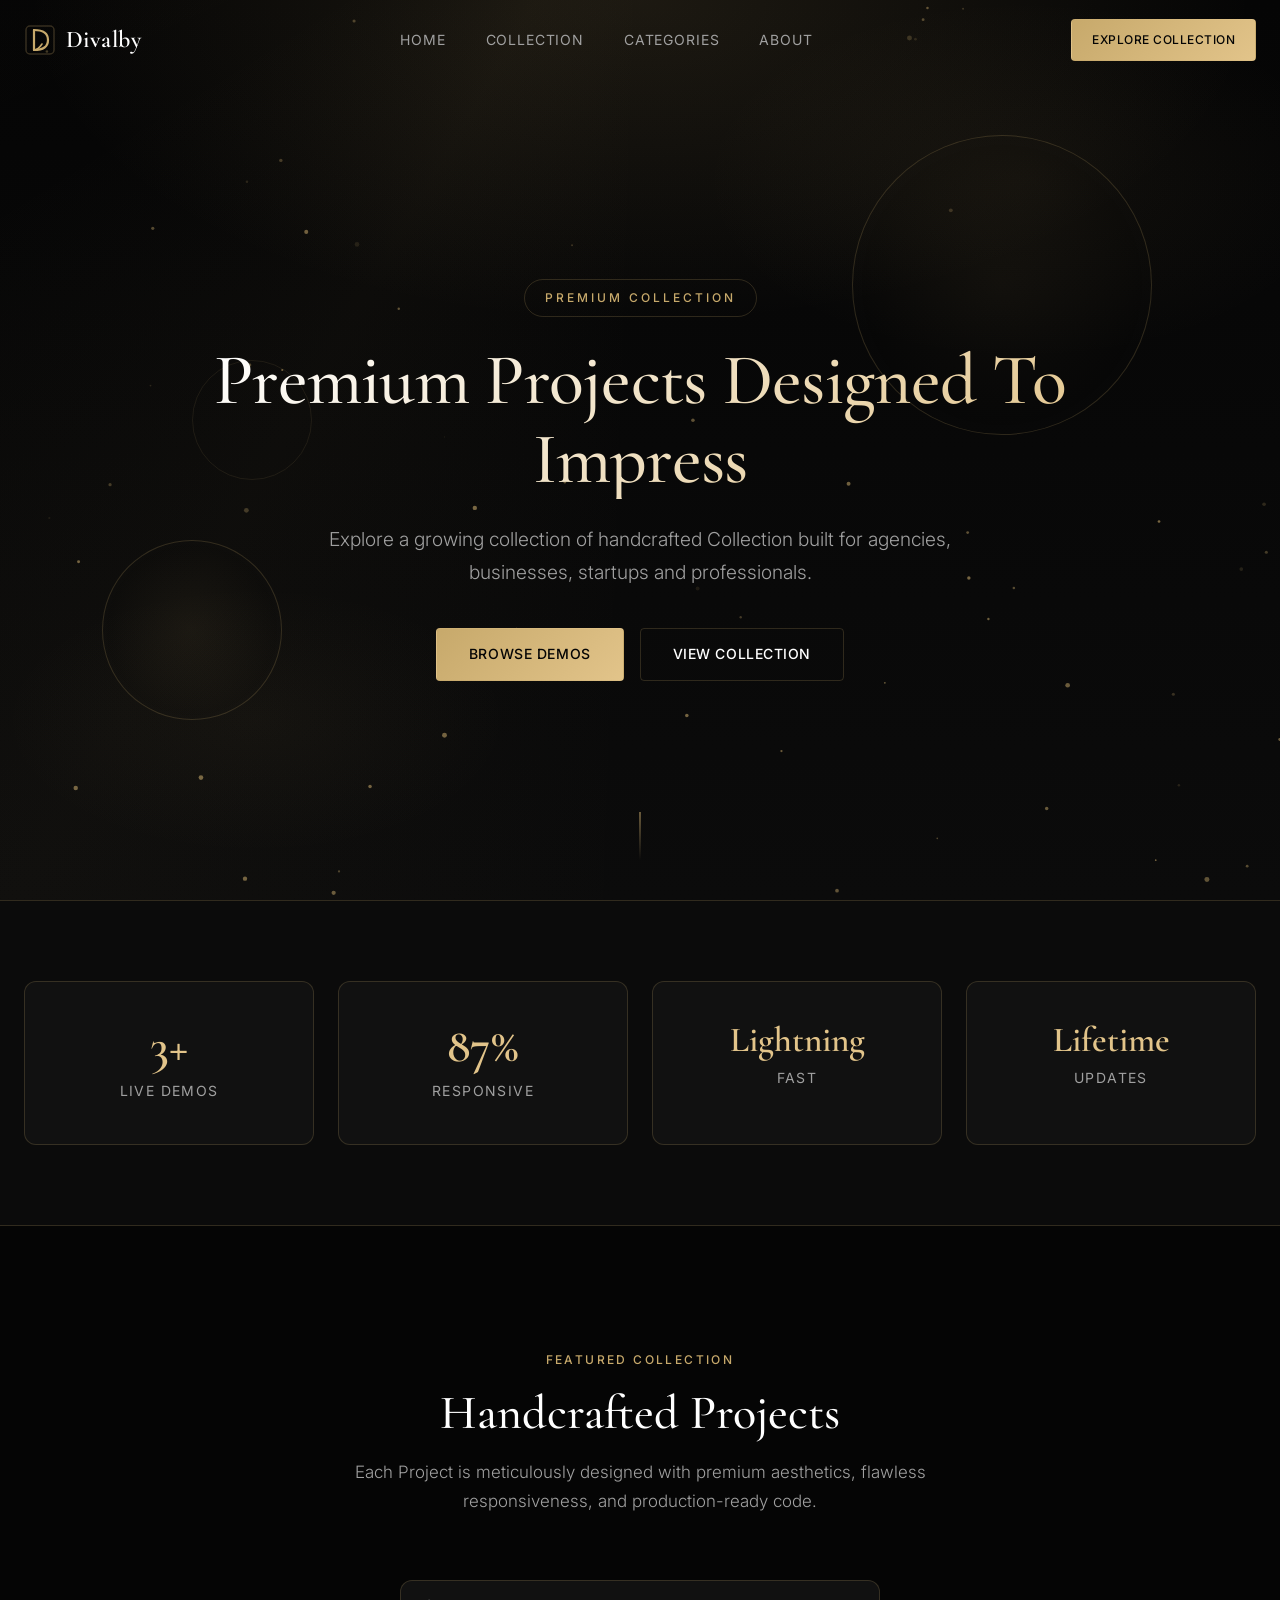
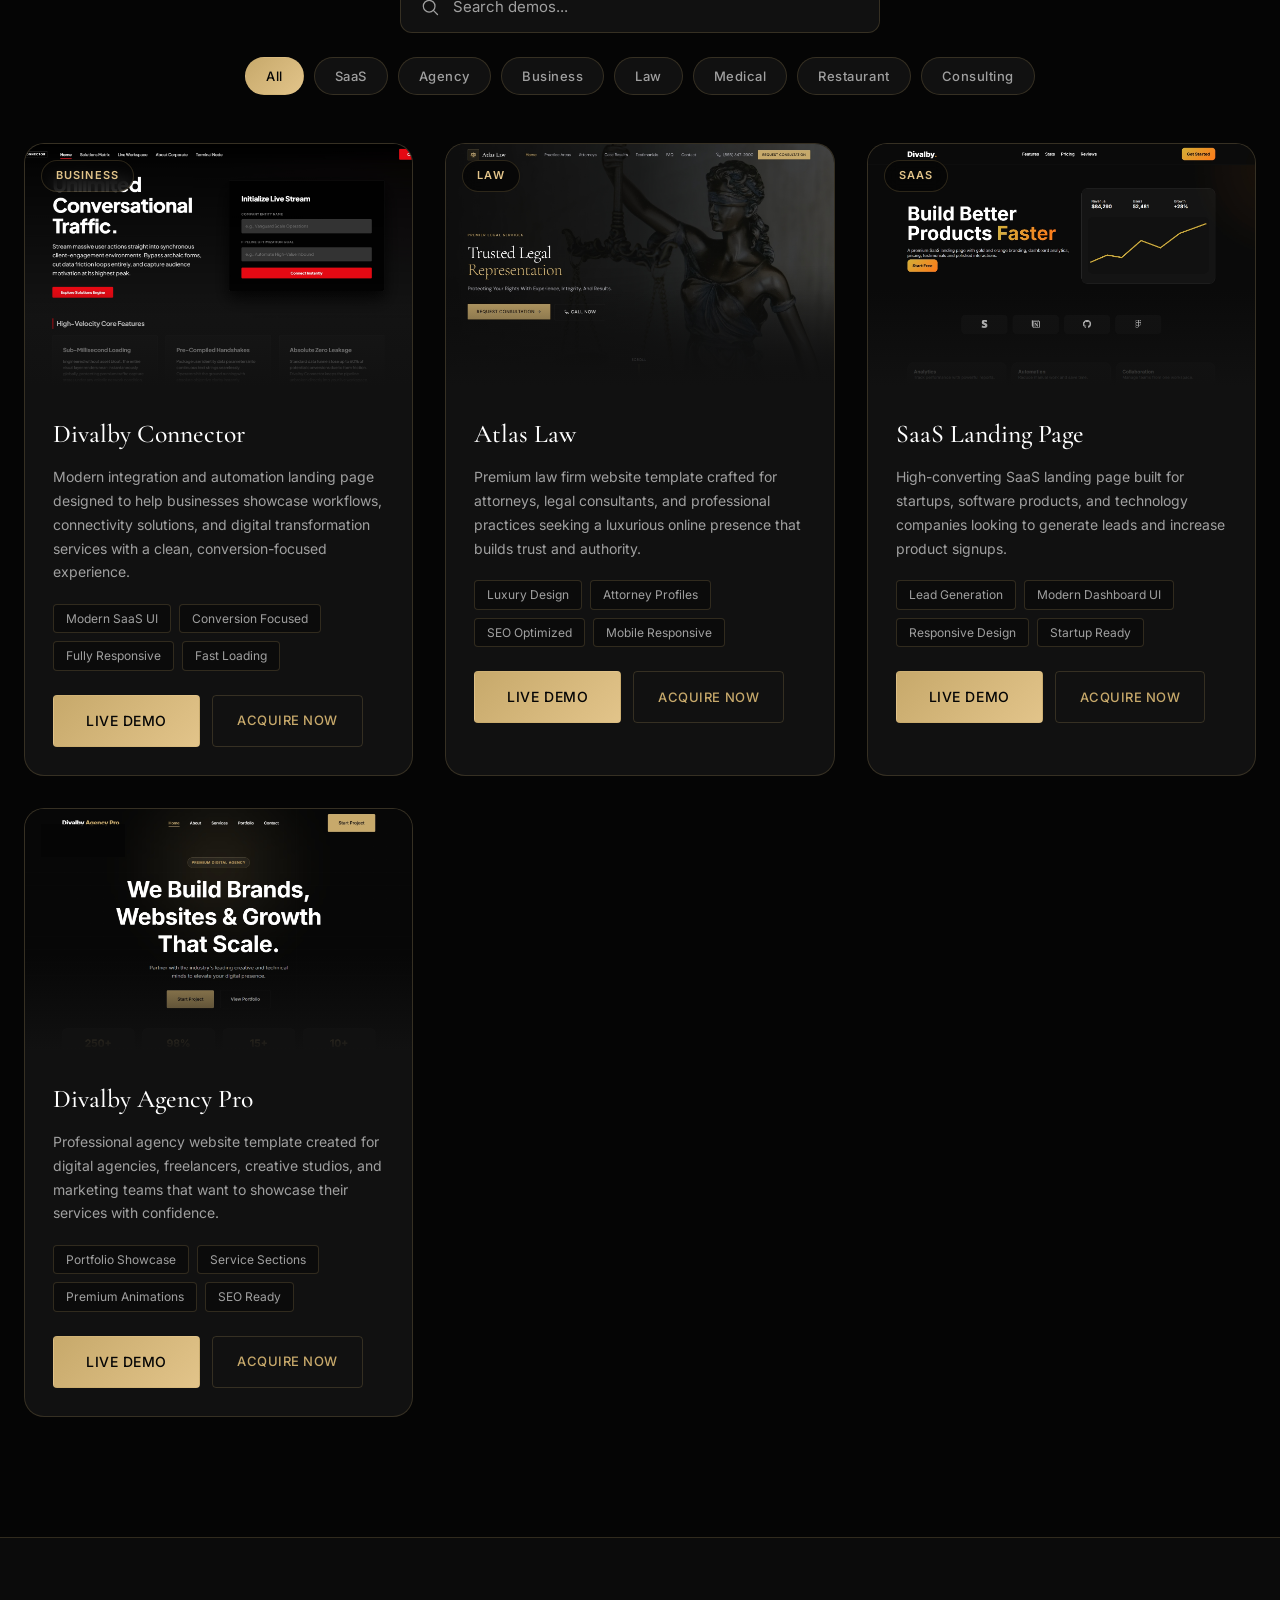
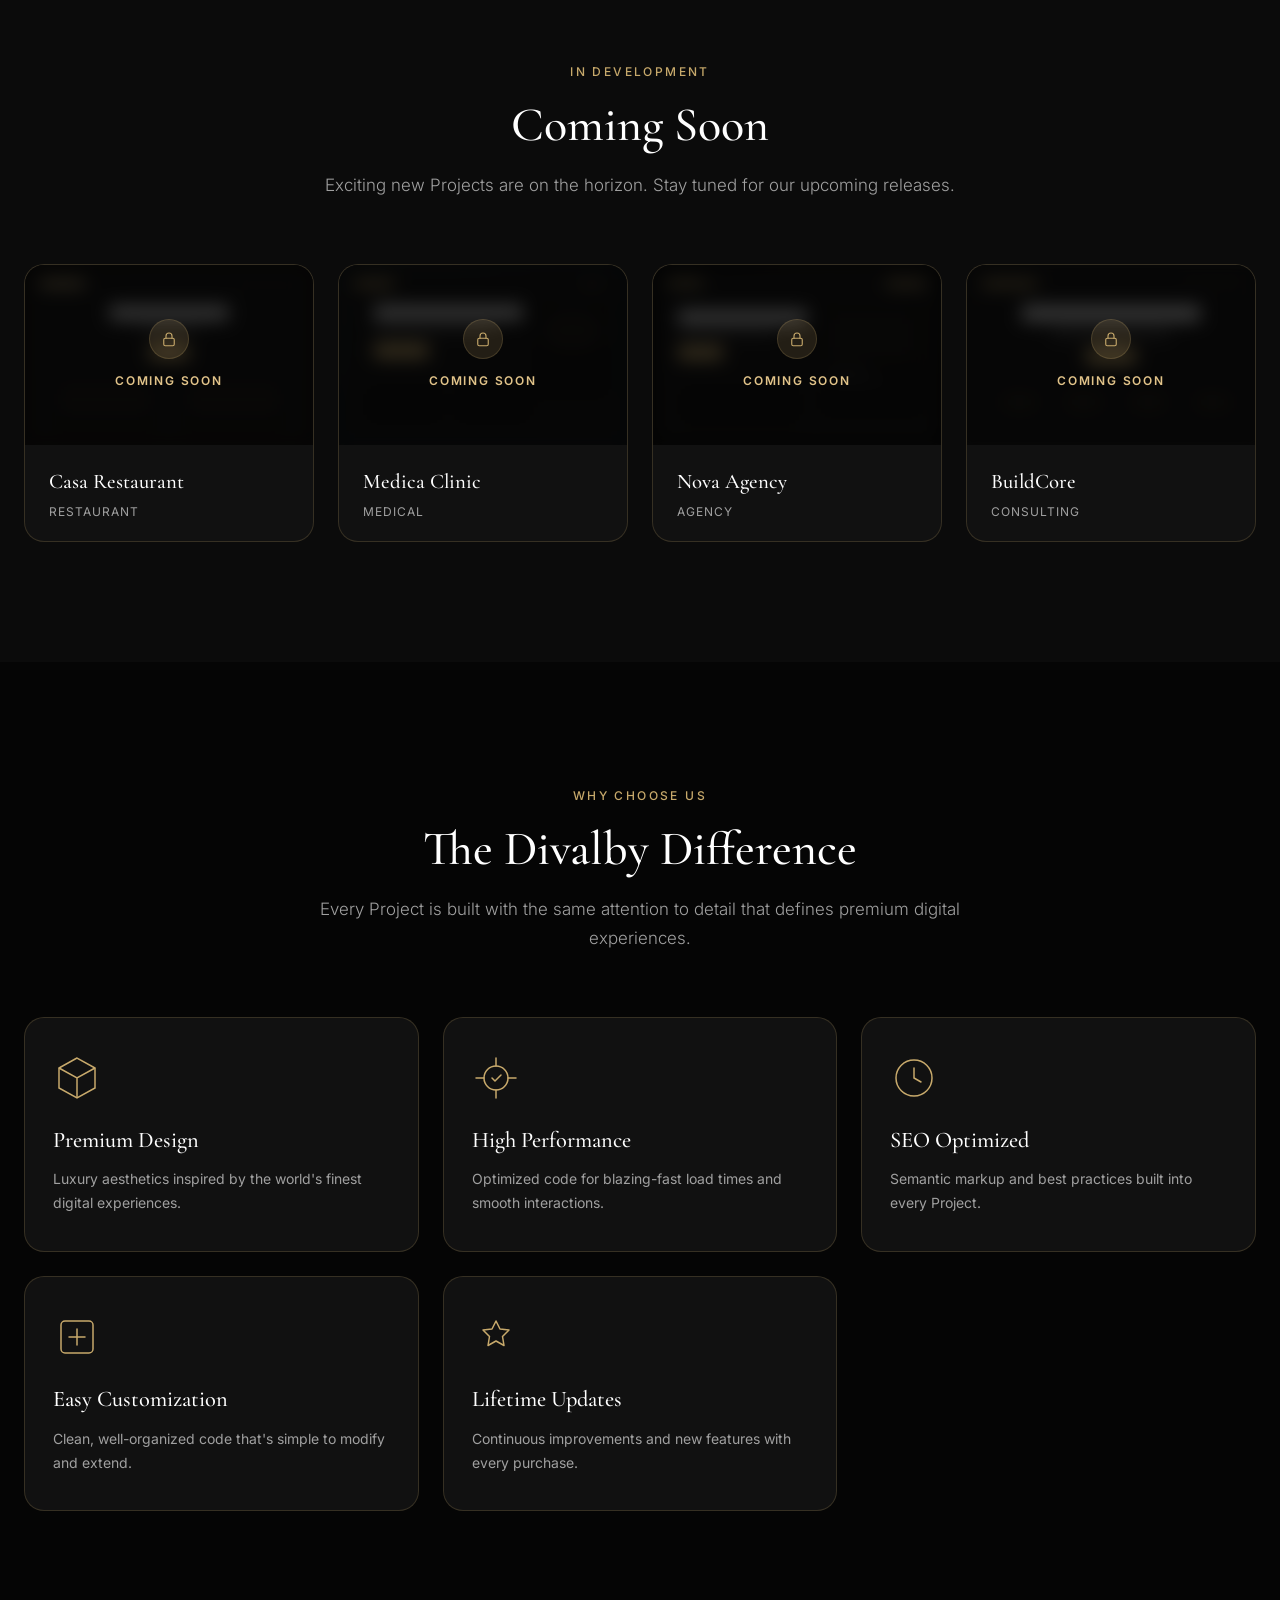
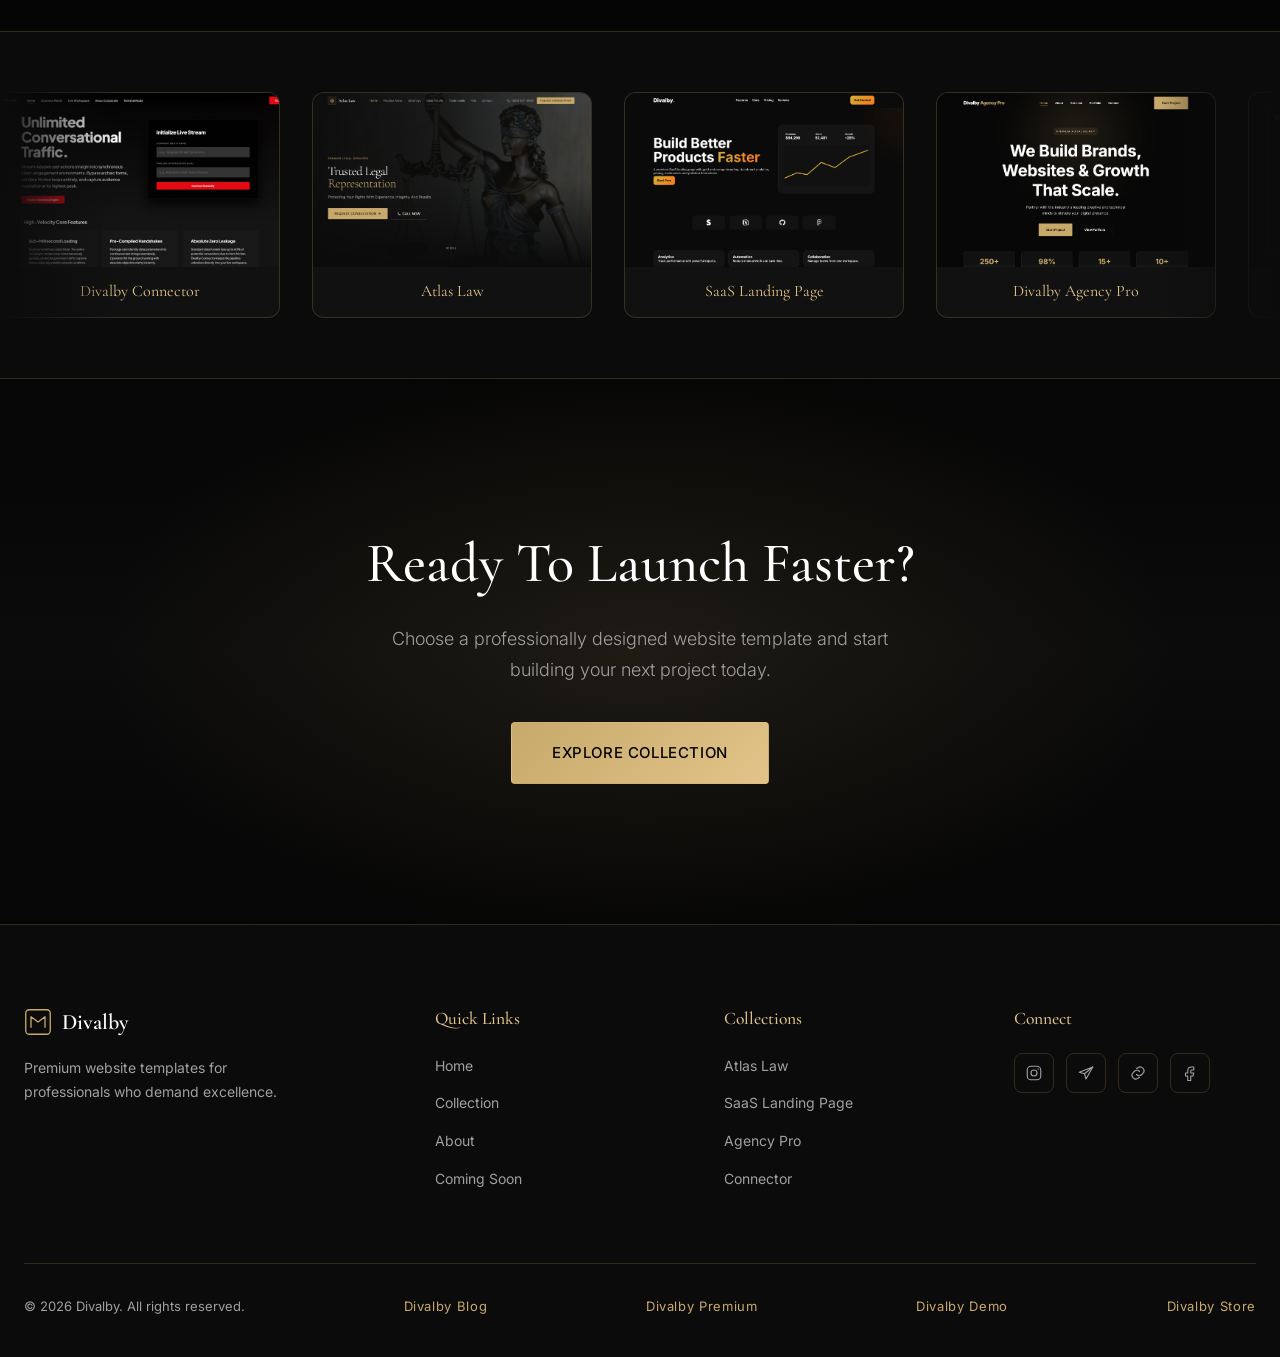
<file: index.html>
<!DOCTYPE html>
<html lang="en">
<head>
  <meta charset="UTF-8">
  <meta name="viewport" content="width=device-width, initial-scale=1.0">
  <meta name="description" content="Divalby Demo Hub — Premium website templates designed to impress. Explore handcrafted demos for agencies, businesses, and professionals.">
  <title>Divalby Demo Hub — Premium Collection</title>
  <link rel="icon" type="image/svg+xml" href="assets/favicon.svg">
  <link rel="preconnect" href="https://fonts.googleapis.com">
  <link rel="preconnect" href="https://fonts.gstatic.com" crossorigin>
  <link href="https://fonts.googleapis.com/css2?family=Cormorant+Garamond:ital,wght@0,400;0,500;0,600;0,700;1,400&family=Inter:wght@300;400;500;600&display=swap" rel="stylesheet">
  <link rel="stylesheet" href="css/style.css">
</head>
<body>
  <!-- Mouse glow -->
  <div class="mouse-glow" aria-hidden="true"></div>

  <!-- Navigation -->
  <header class="nav-header" id="nav">
    <nav class="nav container">
      <a href="#" class="nav__logo">
        <svg class="nav__logo-icon" viewBox="0 0 32 32" fill="none" aria-hidden="true">
          <rect
            x="2"
            y="2"
            width="28"
            height="28"
            rx="4"
            stroke="currentColor"
            stroke-width="1.5"
            opacity="0.25"
          />
        
          <path
            d="M10 6V26"
            stroke="currentColor"
            stroke-width="2.2"
            stroke-linecap="round"
          />
        
          <path
            d="M10 6
               Q24 6 24 16
               Q24 26 10 26"
            stroke="currentColor"
            stroke-width="2.2"
            stroke-linecap="round"
            stroke-linejoin="round"
          />
        
          <path
            d="M10 26
               C14 26 16 23
               18 20"
            stroke="currentColor"
            stroke-width="1.6"
            stroke-linecap="round"
          />
        </svg>
        <span class="nav__logo-text">Divalby</span>
      </a>

      <ul class="nav__links nav__links--desktop">
        <li><a href="#hero" class="nav__link">Home</a></li>
        <li><a href="#templates" class="nav__link">Collection</a></li>
        <li><a href="#categories" class="nav__link">Categories</a></li>
        <li><a href="#about" class="nav__link">About</a></li>
      </ul>

      <a href="#templates" class="btn btn--primary btn--sm nav__cta magnetic-btn">
        <span>Explore Collection</span>
      </a>

      <button class="nav__toggle" id="navToggle" aria-label="Toggle menu" aria-expanded="false" aria-controls="mobileNav">
        <span></span>
        <span></span>
        <span></span>
      </button>
    </nav>
  </header>

  <!-- Mobile Navigation -->
  <div class="mobile-nav" id="mobileNav" aria-hidden="true">
    <div class="mobile-nav__backdrop" id="mobileNavBackdrop"></div>
    <div class="mobile-nav__panel">
      <div class="mobile-nav__header">
        <a href="#" class="mobile-nav__logo">
          <svg class="nav__logo-icon" viewBox="0 0 32 32" fill="none" aria-hidden="true">
            <rect x="2" y="2" width="28" height="28" rx="4" stroke="currentColor" stroke-width="1.5"/>
            <path d="M8 22V10l8 6 8-6v12" stroke="currentColor" stroke-width="1.5" stroke-linecap="round" stroke-linejoin="round"/>
          </svg>
          <span>Divalby</span>
        </a>
        <button class="mobile-nav__close" id="mobileNavClose" aria-label="Close menu">
          <svg viewBox="0 0 24 24" fill="none" aria-hidden="true">
            <path d="M6 6l12 12M18 6L6 18" stroke="currentColor" stroke-width="1.5" stroke-linecap="round"/>
          </svg>
        </button>
      </div>

      <nav class="mobile-nav__content">
        <ul class="mobile-nav__links" id="navLinks">
          <li><a href="#hero" class="mobile-nav__link" data-index="0"><span>Home</span></a></li>
          <li><a href="#templates" class="mobile-nav__link" data-index="1"><span>Projects</span></a></li>
          <li><a href="#categories" class="mobile-nav__link" data-index="2"><span>Categories</span></a></li>
          <li><a href="#about" class="mobile-nav__link" data-index="3"><span>About</span></a></li>
        </ul>

        <a href="#templates" class="btn btn--primary mobile-nav__cta">
          <span>Explore Collection</span>
        </a>
      </nav>

      <div class="mobile-nav__footer">
        <span class="mobile-nav__label">Premium Collection</span>
      </div>
    </div>
  </div>

  <!-- Hero -->
  <section class="hero" id="hero">
    <div class="hero__bg">
      <div class="hero__gradient"></div>
      <div class="hero__rays"></div>
      <canvas class="hero__particles" id="heroParticles" aria-hidden="true"></canvas>
    </div>

    <div class="hero__float hero__float--1" data-parallax="0.03"></div>
    <div class="hero__float hero__float--2" data-parallax="0.05"></div>
    <div class="hero__float hero__float--3" data-parallax="0.02"></div>

    <div class="hero__content container">
      <span class="hero__label reveal">Premium Collection</span>
      <h1 class="hero__title reveal">Premium Projects Designed To Impress</h1>
      <p class="hero__subtitle reveal">Explore a growing collection of handcrafted Collection built for agencies, businesses, startups and professionals.</p>
      <div class="hero__actions reveal">
        <a href="#templates" class="btn btn--primary magnetic-btn">
          <span>Browse Demos</span>
        </a>
        <a href="#templates" class="btn btn--outline magnetic-btn">
          <span>View Collection</span>
        </a>
      </div>
    </div>

    <div class="hero__scroll-indicator" aria-hidden="true">
      <span></span>
    </div>
  </section>

  <!-- Statistics -->
  <section class="stats section" id="stats">
    <div class="container">
      <div class="stats__grid">
        <div class="stats__card reveal" data-delay="0">
          <span class="stats__number" data-target="4" data-suffix="+">0</span>
          <span class="stats__label">Live Demos</span>
        </div>
        <div class="stats__card reveal" data-delay="100">
          <span class="stats__number" data-target="100" data-suffix="%">0</span>
          <span class="stats__label">Responsive</span>
        </div>
        <div class="stats__card reveal" data-delay="200">
          <span class="stats__number stats__number--text">Lightning</span>
          <span class="stats__label">Fast</span>
        </div>
        <div class="stats__card reveal" data-delay="300">
          <span class="stats__number stats__number--text">Lifetime</span>
          <span class="stats__label">Updates</span>
        </div>
      </div>
    </div>
  </section>

  <!-- Templates -->
  <section class="templates section" id="templates">
    <div class="container">
      <div class="section__header reveal">
        <span class="section__label">Featured Collection</span>
        <h2 class="section__title">Handcrafted Projects</h2>
        <p class="section__desc">Each Project is meticulously designed with premium aesthetics, flawless responsiveness, and production-ready code.</p>
      </div>

      <!-- Search & Filters -->
      <div class="templates__controls reveal" id="categories">
        <div class="search-bar">
          <svg class="search-bar__icon" viewBox="0 0 24 24" fill="none" aria-hidden="true">
            <circle cx="11" cy="11" r="7" stroke="currentColor" stroke-width="1.5"/>
            <path d="M16 16l5 5" stroke="currentColor" stroke-width="1.5" stroke-linecap="round"/>
          </svg>
          <input type="search" class="search-bar__input" id="searchInput" placeholder="Search demos..." autocomplete="off">
        </div>

        <div class="filter-pills" id="filterPills" role="tablist">
          <button class="filter-pill active" data-category="all" role="tab">All</button>
          <button class="filter-pill" data-category="saas" role="tab">SaaS</button>
          <button class="filter-pill" data-category="agency" role="tab">Agency</button>
          <button class="filter-pill" data-category="business" role="tab">Business</button>
          <button class="filter-pill" data-category="law" role="tab">Law</button>
          <button class="filter-pill" data-category="medical" role="tab">Medical</button>
          <button class="filter-pill" data-category="restaurant" role="tab">Restaurant</button>
          <button class="filter-pill" data-category="consulting" role="tab">Consulting</button>
        </div>
      </div>

      <div class="templates__grid" id="templatesGrid"></div>

      <p class="templates__empty" id="templatesEmpty" hidden>No Projects match your search.</p>
    </div>
  </section>

  <!-- Coming Soon -->
  <section class="coming-soon section" id="coming-soon">
    <div class="container">
      <div class="section__header reveal">
        <span class="section__label">In Development</span>
        <h2 class="section__title">Coming Soon</h2>
        <p class="section__desc">Exciting new Projects are on the horizon. Stay tuned for our upcoming releases.</p>
      </div>
      <div class="coming-soon__grid" id="comingSoonGrid"></div>
    </div>
  </section>

  <!-- Why Divalby -->
  <section class="features section" id="about">
    <div class="container">
      <div class="section__header reveal">
        <span class="section__label">Why Choose Us</span>
        <h2 class="section__title">The Divalby Difference</h2>
        <p class="section__desc">Every Project is built with the same attention to detail that defines premium digital experiences.</p>
      </div>
      <div class="features__grid">
        <div class="feature-card reveal" data-delay="0">
          <div class="feature-card__icon">
            <svg viewBox="0 0 48 48" fill="none"><path d="M24 4L6 14v20l18 10 18-10V14L24 4z" stroke="currentColor" stroke-width="1.5"/><path d="M6 14l18 10 18-10M24 44V24" stroke="currentColor" stroke-width="1.5"/></svg>
          </div>
          <h3 class="feature-card__title">Premium Design</h3>
          <p class="feature-card__desc">Luxury aesthetics inspired by the world's finest digital experiences.</p>
        </div>
        <div class="feature-card reveal" data-delay="100">
          <div class="feature-card__icon">
            <svg viewBox="0 0 48 48" fill="none"><path d="M24 4v8M24 36v8M4 24h8M36 24h8" stroke="currentColor" stroke-width="1.5" stroke-linecap="round"/><circle cx="24" cy="24" r="12" stroke="currentColor" stroke-width="1.5"/><path d="M20 24l3 3 6-6" stroke="currentColor" stroke-width="1.5" stroke-linecap="round" stroke-linejoin="round"/></svg>
          </div>
          <h3 class="feature-card__title">High Performance</h3>
          <p class="feature-card__desc">Optimized code for blazing-fast load times and smooth interactions.</p>
        </div>
        <div class="feature-card reveal" data-delay="200">
          <div class="feature-card__icon">
            <svg viewBox="0 0 48 48" fill="none"><circle cx="24" cy="24" r="18" stroke="currentColor" stroke-width="1.5"/><path d="M24 14v10l7 4" stroke="currentColor" stroke-width="1.5" stroke-linecap="round"/></svg>
          </div>
          <h3 class="feature-card__title">SEO Optimized</h3>
          <p class="feature-card__desc">Semantic markup and best practices built into every Project.</p>
        </div>
        <div class="feature-card reveal" data-delay="300">
          <div class="feature-card__icon">
            <svg viewBox="0 0 48 48" fill="none"><rect x="8" y="8" width="32" height="32" rx="4" stroke="currentColor" stroke-width="1.5"/><path d="M16 24h16M24 16v16" stroke="currentColor" stroke-width="1.5" stroke-linecap="round"/></svg>
          </div>
          <h3 class="feature-card__title">Easy Customization</h3>
          <p class="feature-card__desc">Clean, well-organized code that's simple to modify and extend.</p>
        </div>
        <div class="feature-card reveal" data-delay="400">
          <div class="feature-card__icon">
            <svg viewBox="0 0 48 48" fill="none"><path d="M24 8l4 8 9 1-6.5 6.5 1.5 9L24 28l-8 4.5 1.5-9L11 17l9-1 4-8z" stroke="currentColor" stroke-width="1.5" stroke-linejoin="round"/></svg>
          </div>
          <h3 class="feature-card__title">Lifetime Updates</h3>
          <p class="feature-card__desc">Continuous improvements and new features with every purchase.</p>
        </div>
        <div class="feature-card reveal" data-delay="500">
          <div class="feature-card__icon">
            <svg viewBox="0 0 48 48" fill="none"><path d="M8 20c0-8.837 7.163-16 16-16s16 7.163 16 16v4H8v-4z" stroke="currentColor" stroke-width="1.5"/><path d="M12 24v8c0 6.627 5.373 12 12 12s12-5.373 12-12v-8" stroke="currentColor" stroke-width="1.5"/><circle cx="24" cy="32" r="2" fill="currentColor"/></svg>
          </div>
          <h3 class="feature-card__title">Dedicated Support</h3>
          <p class="feature-card__desc">Expert assistance whenever you need help with your Project.</p>
        </div>
      </div>
    </div>
  </section>

  <!-- Marquee -->
  <section class="marquee-section" aria-label="Template showcase">
    <div class="marquee" id="marquee">
      <div class="marquee__track" id="marqueeTrack"></div>
    </div>
  </section>

  <!-- CTA -->
  <section class="cta section">
    <div class="cta__bg">
      <div class="cta__glow"></div>
    </div>
    <div class="container cta__content reveal">
      <h2 class="cta__title">Ready To Launch Faster?</h2>
      <p class="cta__text">Choose a professionally designed website template and start building your next project today.</p>
      <a href="#templates" class="btn btn--primary btn--lg magnetic-btn">
        <span>Explore Collection</span>
      </a>
    </div>
  </section>

  <!-- Footer -->
  <footer class="footer">
    <div class="container">
      <div class="footer__grid">
        <div class="footer__brand">
          <a href="#" class="footer__logo">
            <svg class="nav__logo-icon" viewBox="0 0 32 32" fill="none" aria-hidden="true">
              <rect x="2" y="2" width="28" height="28" rx="4" stroke="currentColor" stroke-width="1.5"/>
              <path d="M8 22V10l8 6 8-6v12" stroke="currentColor" stroke-width="1.5" stroke-linecap="round" stroke-linejoin="round"/>
            </svg>
            <span>Divalby</span>
          </a>
          <p class="footer__tagline">Premium website templates for professionals who demand excellence.</p>
        </div>

        <div class="footer__col">
          <h4 class="footer__heading">Quick Links</h4>
          <ul class="footer__links">
            <li><a href="#hero">Home</a></li>
            <li><a href="#templates">Collection</a></li>
            <li><a href="#about">About</a></li>
            <li><a href="#coming-soon">Coming Soon</a></li>
          </ul>
        </div>

        <div class="footer__col">
          <h4 class="footer__heading">Collections</h4>
          <ul class="footer__links">
            <li><a href="#templates">Atlas Law</a></li>
            <li><a href="#templates">SaaS Landing Page</a></li>
            <li><a href="#templates">Agency Pro</a></li>
            <li><a href="#templates">Connector</a></li>
          </ul>
        </div>

        <div class="footer__col">
          <h4 class="footer__heading">Connect</h4>
          <div class="footer__social">
            <a href="https://www.instagram.com/divalby_in" class="footer__social-link" target="_blank" rel="noopener noreferrer" aria-label="Instagram">
              <svg viewBox="0 0 24 24" fill="none"><rect x="3" y="3" width="18" height="18" rx="5" stroke="currentColor" stroke-width="1.5"/><circle cx="12" cy="12" r="4" stroke="currentColor" stroke-width="1.5"/><circle cx="17.5" cy="6.5" r="1" fill="currentColor"/></svg>
            </a>
            <a href="https://t.me/Divalby" class="footer__social-link" target="_blank" rel="noopener noreferrer" aria-label="Telegram">
              <svg viewBox="0 0 24 24" fill="none"><path d="M21 4L3 11l7 2 2 7 9-16z" stroke="currentColor" stroke-width="1.5" stroke-linejoin="round"/><path d="M10 13l11-9" stroke="currentColor" stroke-width="1.5" stroke-linecap="round"/></svg>
            </a>
            <a href="https://www.divalby.com" class="footer__social-link" target="_blank" rel="noopener noreferrer" aria-label="Website">
              <svg viewBox="0 0 24 24" fill="none"><path d="M10 14a5 5 0 007.07 0l1.41-1.41a5 5 0 00-7.07-7.07L10 6" stroke="currentColor" stroke-width="1.5" stroke-linecap="round"/><path d="M14 10a5 5 0 00-7.07 0L5.52 11.41a5 5 0 007.07 7.07L14 18" stroke="currentColor" stroke-width="1.5" stroke-linecap="round"/></svg>
            </a>
            <a href="https://www.facebook.com/divalby" class="footer__social-link" target="_blank" rel="noopener noreferrer" aria-label="Facebook">
              <svg viewBox="0 0 24 24" fill="none"><path d="M14 8h3V4h-3c-2.8 0-5 2.2-5 5v3H6v4h3v6h4v-6h3l1-4h-4v-3c0-.6.4-1 1-1z" stroke="currentColor" stroke-width="1.5" stroke-linejoin="round"/></svg>
            </a>
          </div>
        </div>
      </div>

      <div class="footer__bottom">
        <p>&copy; 2026 Divalby. All rights reserved.</p>
        <a href="https://divalby.com" target="_blank" rel="noopener noreferrer" class="footer__url">
          Divalby Blog
        </a>
      
        <a href="https://premium.divalby.com" target="_blank" rel="noopener noreferrer" class="footer__url">
            Divalby Premium
        </a>
        
        <a href="https://demo.divalby.com" target="_blank" rel="noopener noreferrer" class="footer__url">
            Divalby Demo
        </a>
        
        <a href="https://store.divalby.com" target="_blank" rel="noopener noreferrer" class="footer__url">
            Divalby Store
        </a>
      </div>
    </div>
  </footer>

  <script src="js/app.js" defer></script>
</body>
</html>
</file>
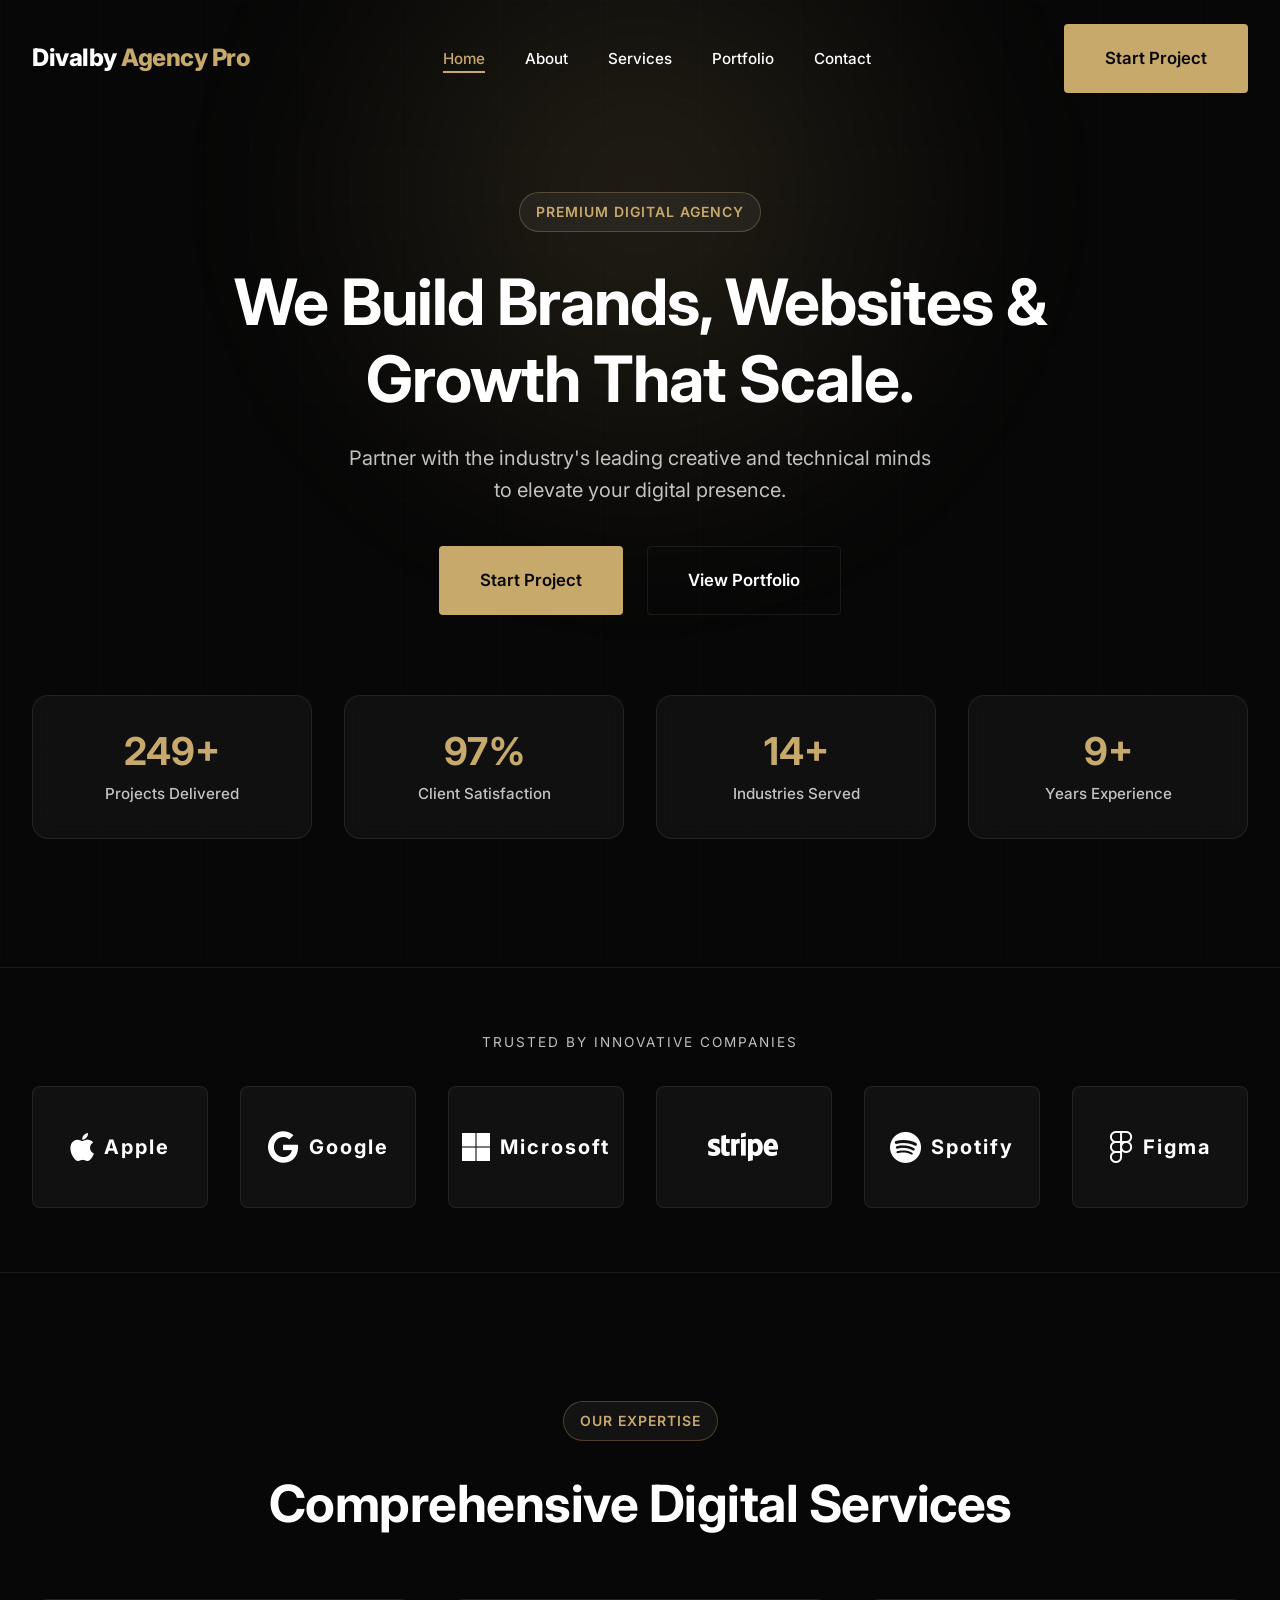
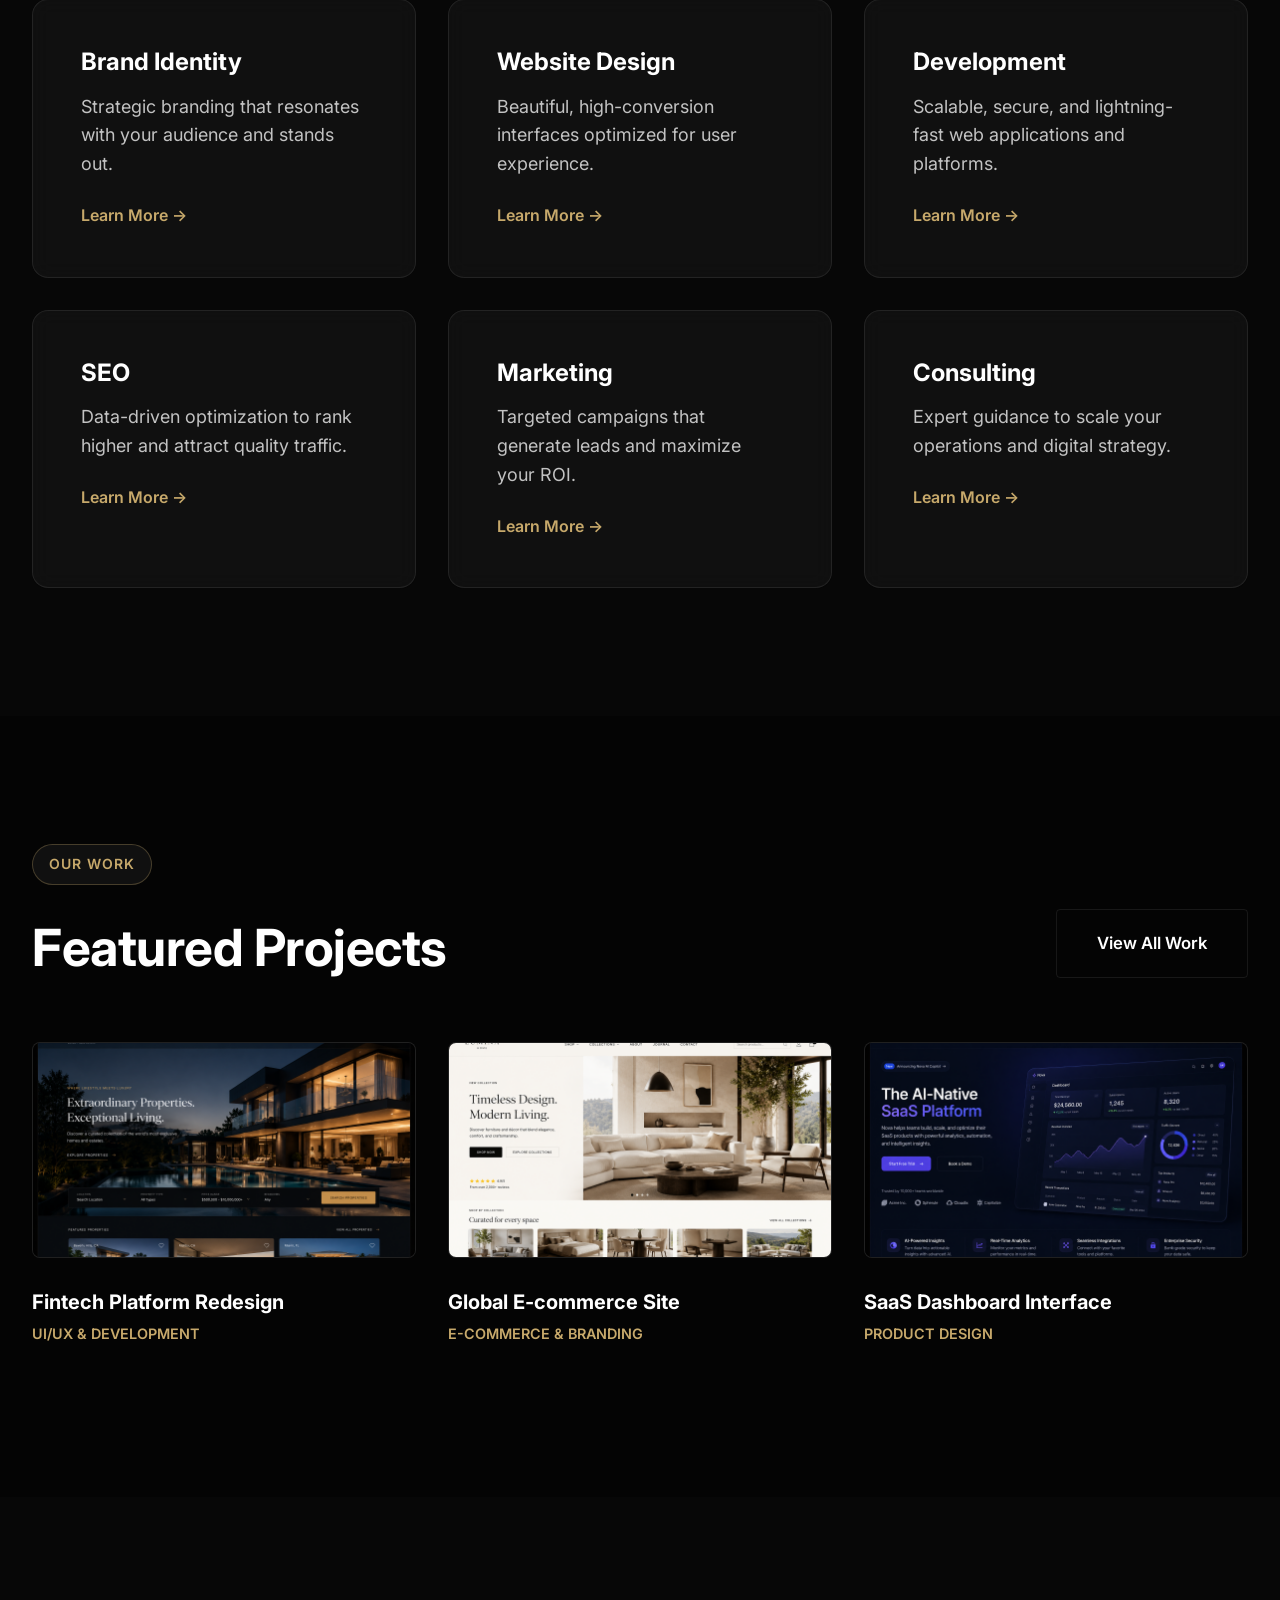
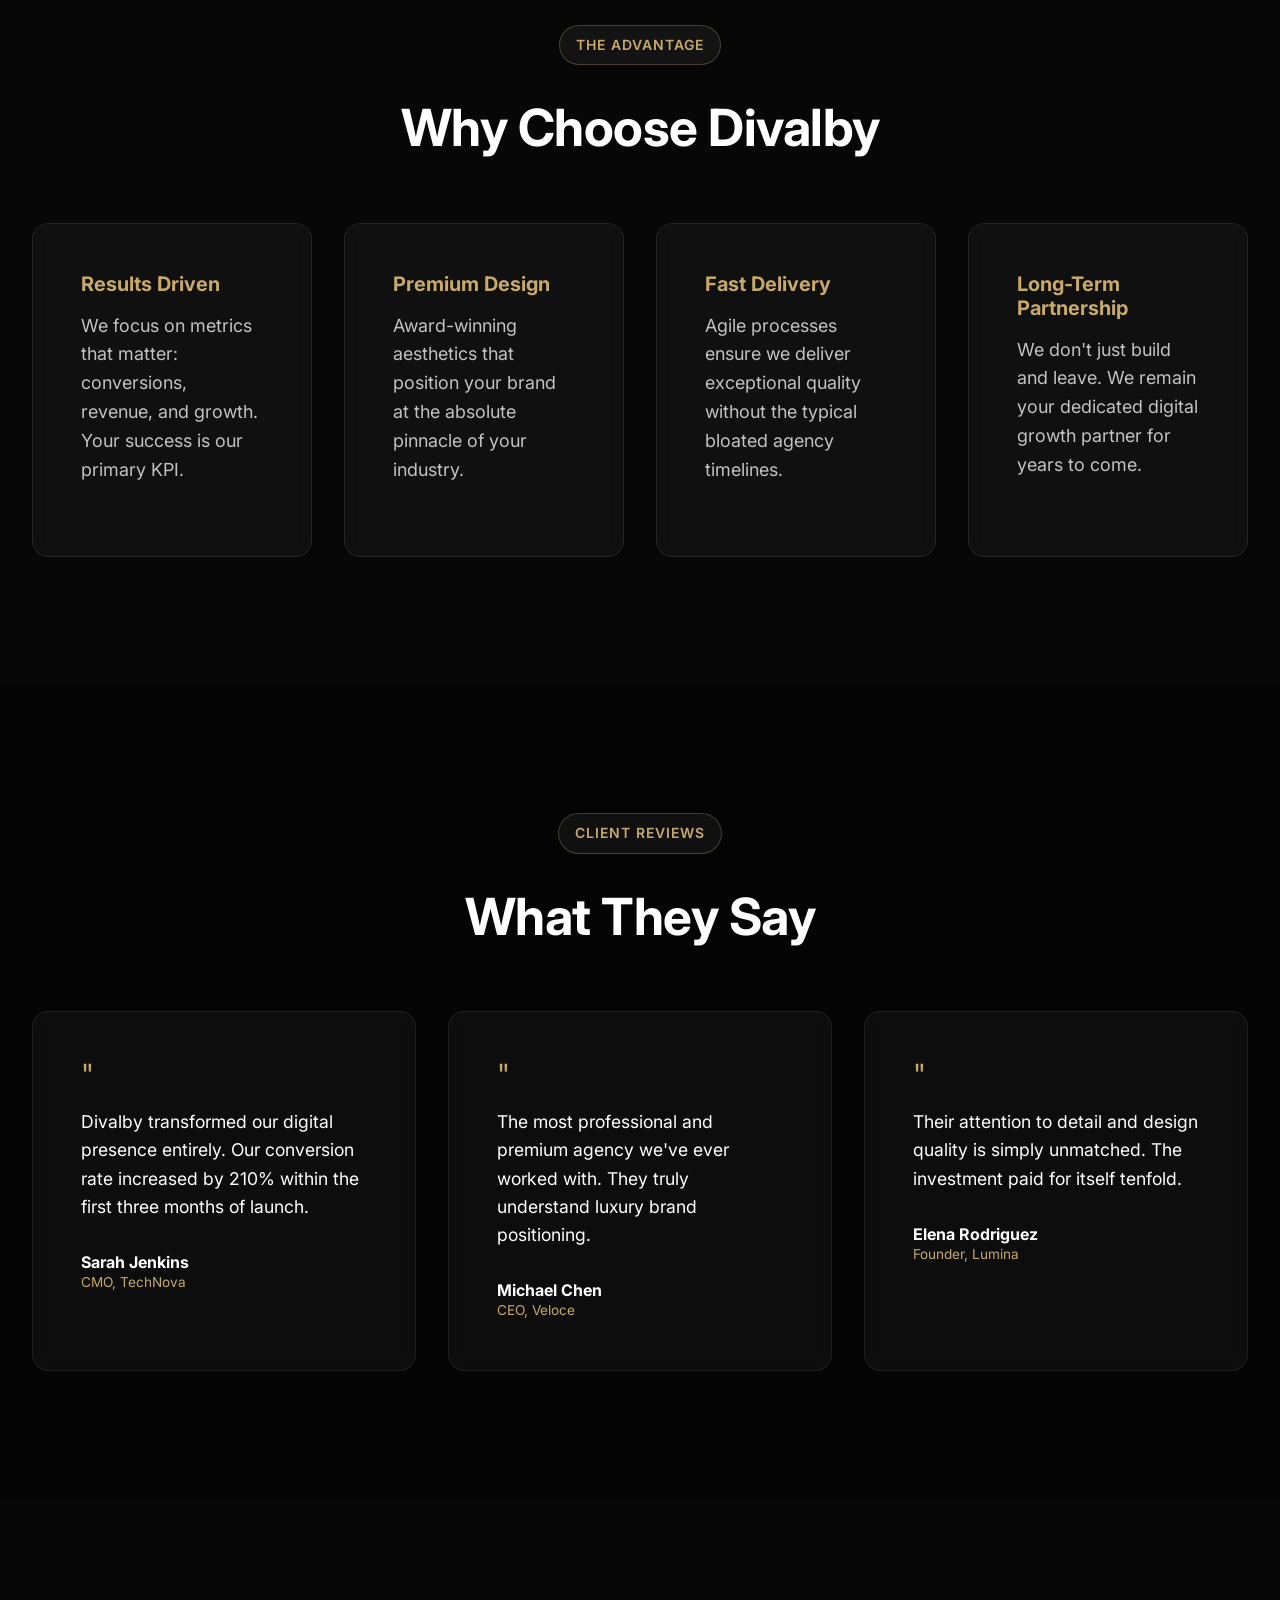
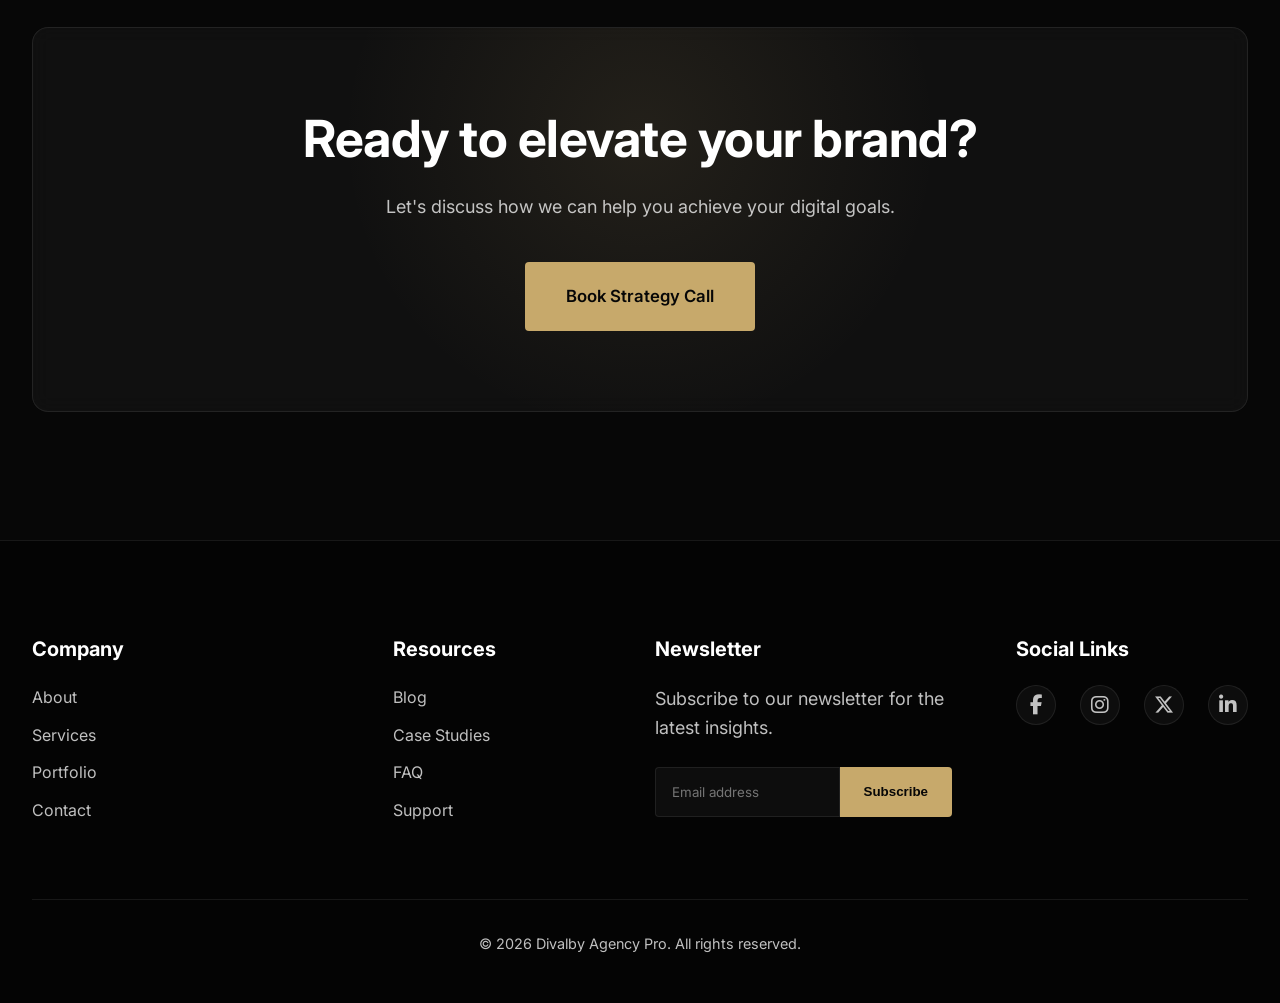
<file: divalby agency pro/index.html>
<!DOCTYPE html>
<html lang="en">
<head>
    <meta charset="UTF-8">
    <meta name="viewport" content="width=device-width, initial-scale=1.0">
    <title>Divalby Agency Pro | Premium Digital Agency</title>
    <meta name="description" content="We Build Brands, Websites & Growth That Scale. A premium digital agency.">
    <meta property="og:title" content="Divalby Agency Pro | Premium Digital Agency">
    <meta property="og:description" content="We Build Brands, Websites & Growth That Scale.">
    <meta property="og:type" content="website">
    <link rel="icon" type="image/svg+xml" href="assets/favicon.svg">
    <link rel="stylesheet" href="https://cdnjs.cloudflare.com/ajax/libs/font-awesome/6.5.1/css/all.min.css">
    <link rel="stylesheet" href="css/style.css">
</head>
<body>

    <!-- Header Placeholder -->
    <div id="header-placeholder"></div>

    <!-- Hero Section -->
    <section class="hero text-center">
        <div class="hero-glow"></div>
        <div class="hero-grid-texture"></div>
        <div class="container reveal">
            <span class="premium-badge">Premium Digital Agency</span>
            <h1 style="max-width: 900px; margin: 0 auto 1.5rem;">We Build Brands, Websites & Growth That Scale.</h1>
            <p style="max-width: 600px; margin: 0 auto 2.5rem; font-size: 1.25rem;">Partner with the industry's leading creative and technical minds to elevate your digital presence.</p>
            <div style="display: flex; gap: 1.5rem; justify-content: center; margin-bottom: 5rem;">
                <a href="contact.html" class="btn btn-primary">Start Project</a>
                <a href="portfolio.html" class="btn btn-secondary">View Portfolio</a>
            </div>

            <!-- Stats -->
            <div style="display: grid; grid-template-columns: repeat(auto-fit, minmax(200px, 1fr)); gap: 2rem;">
                <div class="glass-card reveal" style="padding: 2rem;">
                    <h3 style="color: var(--primary-accent); margin-bottom: 0.5rem;"><span class="counter-value" data-target="250" data-suffix="+">0</span>+</h3>
                    <p style="margin: 0; font-size: 0.95rem; font-weight: 500;">Projects Delivered</p>
                </div>
                <div class="glass-card reveal" style="padding: 2rem; transition-delay: 0.1s;">
                    <h3 style="color: var(--primary-accent); margin-bottom: 0.5rem;"><span class="counter-value" data-target="98" data-suffix="%">0</span>%</h3>
                    <p style="margin: 0; font-size: 0.95rem; font-weight: 500;">Client Satisfaction</p>
                </div>
                <div class="glass-card reveal" style="padding: 2rem; transition-delay: 0.2s;">
                    <h3 style="color: var(--primary-accent); margin-bottom: 0.5rem;"><span class="counter-value" data-target="15" data-suffix="+">0</span>+</h3>
                    <p style="margin: 0; font-size: 0.95rem; font-weight: 500;">Industries Served</p>
                </div>
                <div class="glass-card reveal" style="padding: 2rem; transition-delay: 0.3s;">
                    <h3 style="color: var(--primary-accent); margin-bottom: 0.5rem;"><span class="counter-value" data-target="10" data-suffix="+">0</span>+</h3>
                    <p style="margin: 0; font-size: 0.95rem; font-weight: 500;">Years Experience</p>
                </div>
            </div>
        </div>
    </section>

    <!-- Trusted Brands -->
    <section style="padding: 4rem 0; border-top: 1px solid var(--border-color); border-bottom: 1px solid var(--border-color);">
        <div class="container text-center">
            <p style="text-transform: uppercase; letter-spacing: 2px; font-size: 0.85rem; margin-bottom: 2rem; color: var(--text-secondary);">Trusted by innovative companies</p>
            <div style="display: grid; grid-template-columns: repeat(auto-fit, minmax(150px, 1fr)); gap: 2rem;">
                <div class="brand-partner reveal"><i class="fa-brands fa-apple" style="font-size: 2rem; margin-right: 0.5rem;"></i> Apple</div>
                <div class="brand-partner reveal" style="transition-delay: 0.1s;"><i class="fa-brands fa-google" style="font-size: 2rem; margin-right: 0.5rem;"></i> Google</div>
                <div class="brand-partner reveal" style="transition-delay: 0.2s;"><i class="fa-brands fa-microsoft" style="font-size: 2rem; margin-right: 0.5rem;"></i> Microsoft</div>
                <div class="brand-partner reveal" style="transition-delay: 0.3s;"><i class="fa-brands fa-stripe" style="font-size: 3.5rem;"></i></div>
                <div class="brand-partner reveal" style="transition-delay: 0.4s;"><i class="fa-brands fa-spotify" style="font-size: 2rem; margin-right: 0.5rem;"></i> Spotify</div>
                <div class="brand-partner reveal" style="transition-delay: 0.5s;"><i class="fa-brands fa-figma" style="font-size: 2rem; margin-right: 0.5rem;"></i> Figma</div>
            </div>
        </div>
    </section>

    <!-- Services Preview -->
    <section>
        <div class="container">
            <div class="text-center reveal" style="margin-bottom: 4rem;">
                <span class="premium-badge">Our Expertise</span>
                <h2>Comprehensive Digital Services</h2>
            </div>
            <div style="display: grid; grid-template-columns: repeat(auto-fit, minmax(min(100%, 300px), 1fr)); gap: 2rem;">
                <div class="glass-card reveal-left">
                    <h3 style="font-size: 1.5rem; margin-bottom: 1rem;">Brand Identity</h3>
                    <p>Strategic branding that resonates with your audience and stands out.</p>
                    <a href="services.html" style="color: var(--primary-accent); font-weight: 600;">Learn More &rarr;</a>
                </div>
                <div class="glass-card reveal">
                    <h3 style="font-size: 1.5rem; margin-bottom: 1rem;">Website Design</h3>
                    <p>Beautiful, high-conversion interfaces optimized for user experience.</p>
                    <a href="services.html" style="color: var(--primary-accent); font-weight: 600;">Learn More &rarr;</a>
                </div>
                <div class="glass-card reveal-right">
                    <h3 style="font-size: 1.5rem; margin-bottom: 1rem;">Development</h3>
                    <p>Scalable, secure, and lightning-fast web applications and platforms.</p>
                    <a href="services.html" style="color: var(--primary-accent); font-weight: 600;">Learn More &rarr;</a>
                </div>
                <div class="glass-card reveal-left">
                    <h3 style="font-size: 1.5rem; margin-bottom: 1rem;">SEO</h3>
                    <p>Data-driven optimization to rank higher and attract quality traffic.</p>
                    <a href="services.html" style="color: var(--primary-accent); font-weight: 600;">Learn More &rarr;</a>
                </div>
                <div class="glass-card reveal">
                    <h3 style="font-size: 1.5rem; margin-bottom: 1rem;">Marketing</h3>
                    <p>Targeted campaigns that generate leads and maximize your ROI.</p>
                    <a href="services.html" style="color: var(--primary-accent); font-weight: 600;">Learn More &rarr;</a>
                </div>
                <div class="glass-card reveal-right">
                    <h3 style="font-size: 1.5rem; margin-bottom: 1rem;">Consulting</h3>
                    <p>Expert guidance to scale your operations and digital strategy.</p>
                    <a href="services.html" style="color: var(--primary-accent); font-weight: 600;">Learn More &rarr;</a>
                </div>
            </div>
        </div>
    </section>

    <!-- Featured Projects -->
    <section style="background-color: #040404;">
        <div class="container">
            <div style="display: flex; justify-content: space-between; align-items: flex-end; margin-bottom: 4rem; flex-wrap: wrap; gap: 1rem;" class="reveal">
                <div>
                    <span class="premium-badge">Our Work</span>
                    <h2 style="margin-bottom: 0;">Featured Projects</h2>
                </div>
                <a href="portfolio.html" class="btn btn-secondary">View All Work</a>
            </div>
            
            <div style="display: grid; grid-template-columns: repeat(auto-fit, minmax(min(100%, 350px), 1fr)); gap: 2rem;">
                <div class="reveal-scale">
                    <img class="img-hover" src="assets/images/placeholder 1.png" alt="Project" style="width: 100%; aspect-ratio: 16/9; height: auto; object-fit: cover; border-radius: 8px; margin-bottom: 1.5rem; border: 1px solid var(--border-color); background-color: var(--card-bg);">
                    <h3 style="font-size: 1.25rem; margin-bottom: 0.5rem;">Fintech Platform Redesign</h3>
                    <p style="color: var(--primary-accent); font-size: 0.9rem; font-weight: 600; text-transform: uppercase;">UI/UX & Development</p>
                </div>
                <div class="reveal-scale" style="transition-delay: 0.1s;">
                    <img class="img-hover" src="assets/images/placeholder 4.png" alt="Project" style="width: 100%; aspect-ratio: 16/9; height: auto; object-fit: cover; border-radius: 8px; margin-bottom: 1.5rem; border: 1px solid var(--border-color); background-color: var(--card-bg);">
                    <h3 style="font-size: 1.25rem; margin-bottom: 0.5rem;">Global E-commerce Site</h3>
                    <p style="color: var(--primary-accent); font-size: 0.9rem; font-weight: 600; text-transform: uppercase;">E-commerce & Branding</p>
                </div>
                <div class="reveal-scale" style="transition-delay: 0.2s;">
                    <img class="img-hover" src="assets/images/placeholder 2.png" alt="Project" style="width: 100%; aspect-ratio: 16/9; height: auto; object-fit: cover; border-radius: 8px; margin-bottom: 1.5rem; border: 1px solid var(--border-color); background-color: var(--card-bg);">
                    <h3 style="font-size: 1.25rem; margin-bottom: 0.5rem;">SaaS Dashboard Interface</h3>
                    <p style="color: var(--primary-accent); font-size: 0.9rem; font-weight: 600; text-transform: uppercase;">Product Design</p>
                </div>
            </div>
        </div>
    </section>

    <!-- Why Divalby -->
    <section>
        <div class="container">
            <div class="text-center reveal" style="margin-bottom: 4rem;">
                <span class="premium-badge">The Advantage</span>
                <h2>Why Choose Divalby</h2>
            </div>
            <div style="display: grid; grid-template-columns: repeat(auto-fit, minmax(250px, 1fr)); gap: 2rem;">
                <div class="glass-card reveal">
                    <h3 style="font-size: 1.25rem; color: var(--primary-accent);">Results Driven</h3>
                    <p>We focus on metrics that matter: conversions, revenue, and growth. Your success is our primary KPI.</p>
                </div>
                <div class="glass-card reveal" style="transition-delay: 0.1s;">
                    <h3 style="font-size: 1.25rem; color: var(--primary-accent);">Premium Design</h3>
                    <p>Award-winning aesthetics that position your brand at the absolute pinnacle of your industry.</p>
                </div>
                <div class="glass-card reveal" style="transition-delay: 0.2s;">
                    <h3 style="font-size: 1.25rem; color: var(--primary-accent);">Fast Delivery</h3>
                    <p>Agile processes ensure we deliver exceptional quality without the typical bloated agency timelines.</p>
                </div>
                <div class="glass-card reveal" style="transition-delay: 0.3s;">
                    <h3 style="font-size: 1.25rem; color: var(--primary-accent);">Long-Term Partnership</h3>
                    <p>We don't just build and leave. We remain your dedicated digital growth partner for years to come.</p>
                </div>
            </div>
        </div>
    </section>

    <!-- Testimonials -->
    <section style="background-color: #040404;">
        <div class="container">
            <div class="text-center reveal" style="margin-bottom: 4rem;">
                <span class="premium-badge">Client Reviews</span>
                <h2>What They Say</h2>
            </div>
            <div style="display: grid; grid-template-columns: repeat(auto-fit, minmax(300px, 1fr)); gap: 2rem;">
                <div class="glass-card reveal-left">
                    <div style="color: var(--primary-accent); font-size: 2rem; margin-bottom: 1rem; line-height: 1;">"</div>
                    <p style="font-size: 1.1rem; color: var(--text-white); margin-bottom: 2rem;">Divalby transformed our digital presence entirely. Our conversion rate increased by 210% within the first three months of launch.</p>
                    <div>
                        <h4 style="margin: 0; font-size: 1rem;">Sarah Jenkins</h4>
                        <p style="margin: 0; font-size: 0.85rem; color: var(--primary-accent);">CMO, TechNova</p>
                    </div>
                </div>
                <div class="glass-card reveal">
                    <div style="color: var(--primary-accent); font-size: 2rem; margin-bottom: 1rem; line-height: 1;">"</div>
                    <p style="font-size: 1.1rem; color: var(--text-white); margin-bottom: 2rem;">The most professional and premium agency we've ever worked with. They truly understand luxury brand positioning.</p>
                    <div>
                        <h4 style="margin: 0; font-size: 1rem;">Michael Chen</h4>
                        <p style="margin: 0; font-size: 0.85rem; color: var(--primary-accent);">CEO, Veloce</p>
                    </div>
                </div>
                <div class="glass-card reveal-right">
                    <div style="color: var(--primary-accent); font-size: 2rem; margin-bottom: 1rem; line-height: 1;">"</div>
                    <p style="font-size: 1.1rem; color: var(--text-white); margin-bottom: 2rem;">Their attention to detail and design quality is simply unmatched. The investment paid for itself tenfold.</p>
                    <div>
                        <h4 style="margin: 0; font-size: 1rem;">Elena Rodriguez</h4>
                        <p style="margin: 0; font-size: 0.85rem; color: var(--primary-accent);">Founder, Lumina</p>
                    </div>
                </div>
            </div>
        </div>
    </section>

    <!-- CTA Banner -->
    <section>
        <div class="container reveal-scale">
            <div class="glass-card text-center" style="padding: 5rem 2rem; position: relative; overflow: hidden;">
                <div style="position: absolute; top: -50%; left: 50%; transform: translateX(-50%); width: 600px; height: 600px; background: radial-gradient(circle, rgba(199, 169, 107, 0.1) 0%, transparent 70%); border-radius: 50%; z-index: -1;"></div>
                <h2 style="margin-bottom: 1.5rem;">Ready to elevate your brand?</h2>
                <p style="max-width: 600px; margin: 0 auto 2.5rem;">Let's discuss how we can help you achieve your digital goals.</p>
                <a href="contact.html" class="btn btn-primary">Book Strategy Call</a>
            </div>
        </div>
    </section>

    <!-- Footer Placeholder -->
    <div id="footer-placeholder"></div>

    <script src="js/script.js"></script>
</body>
</html>
</file>
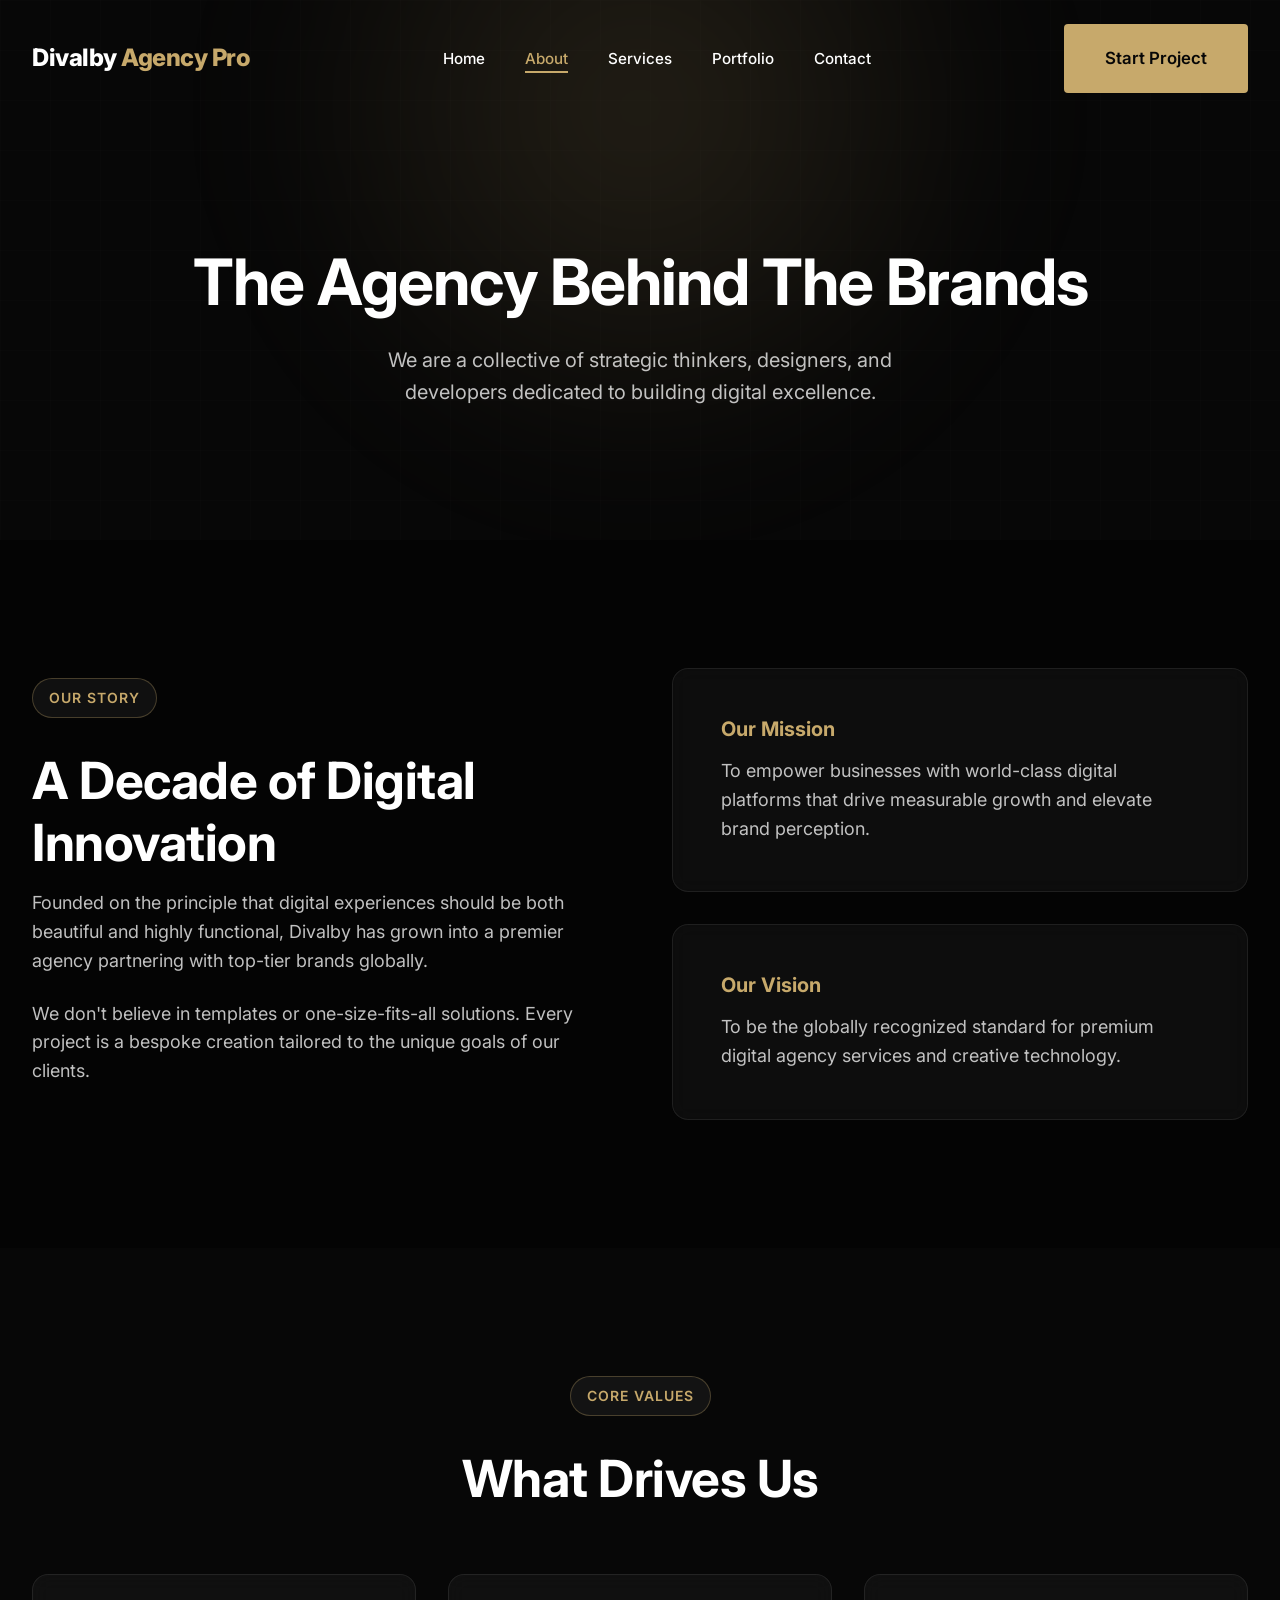
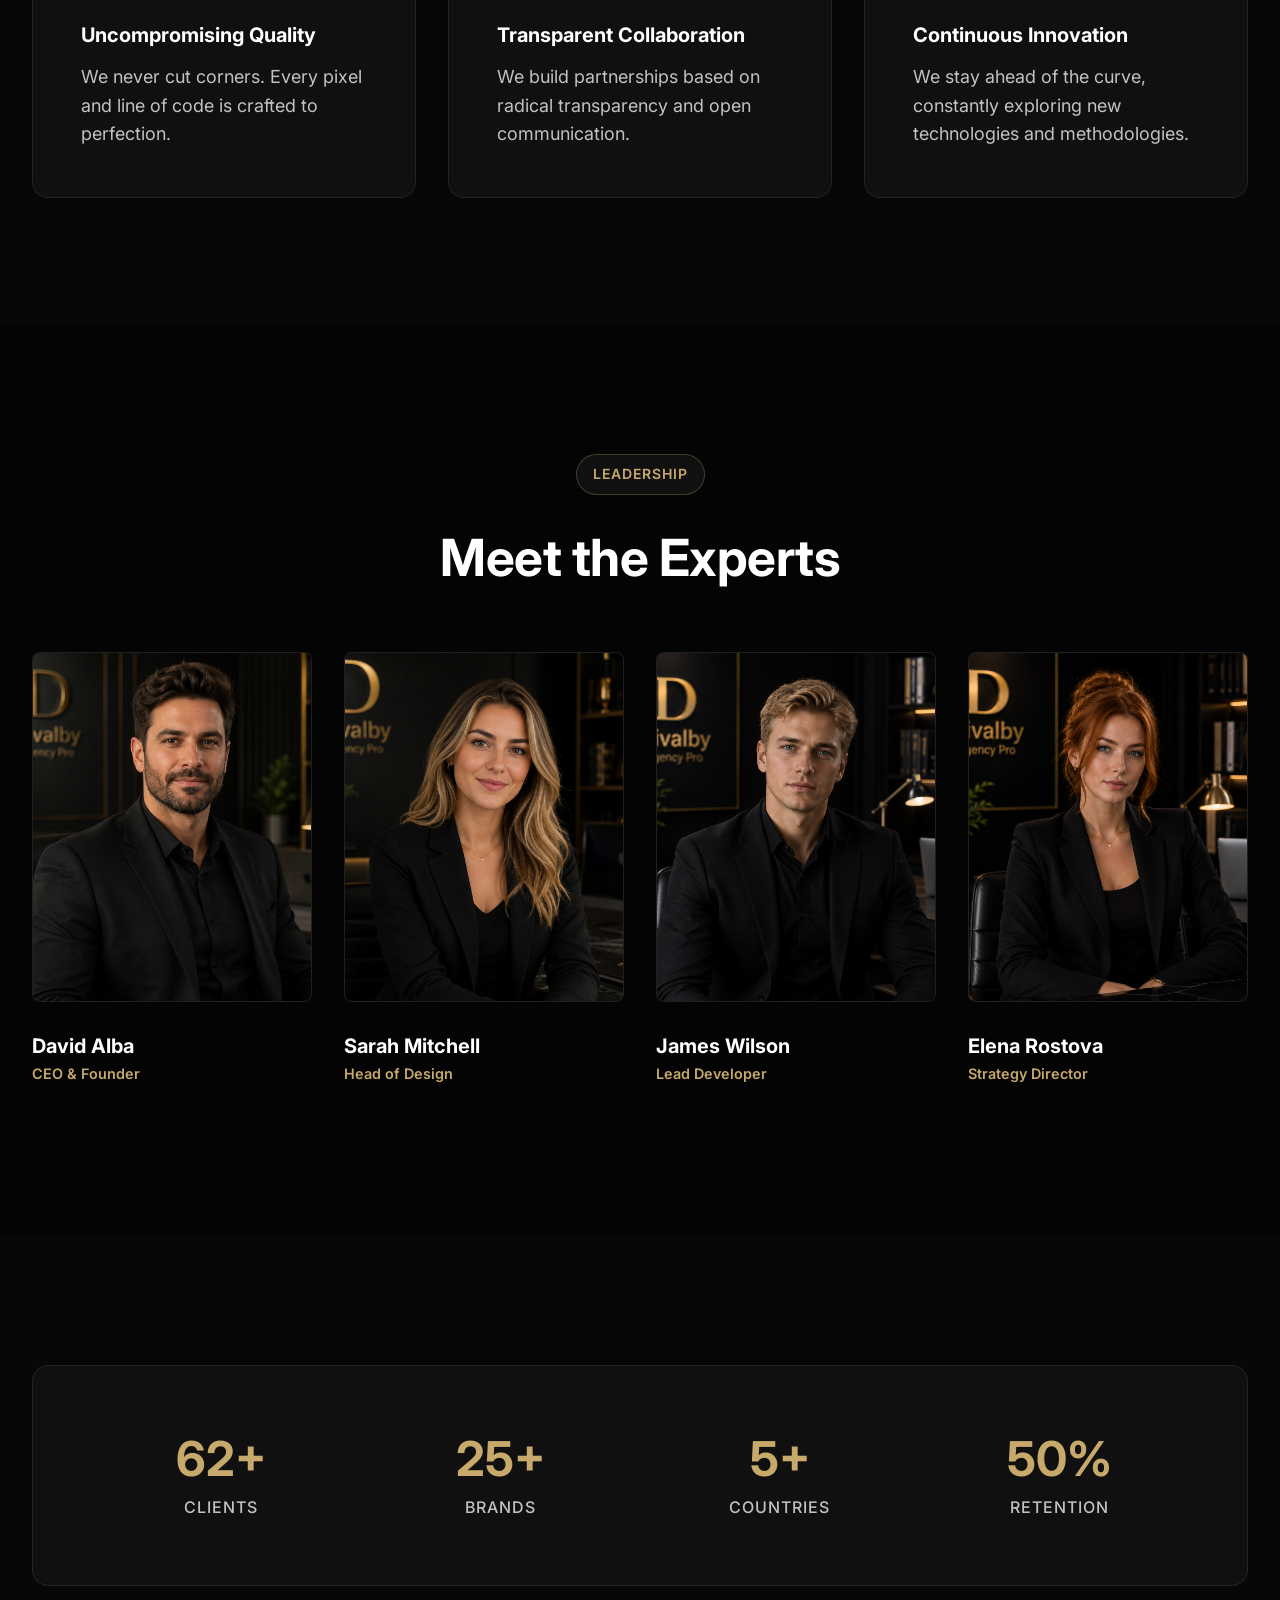
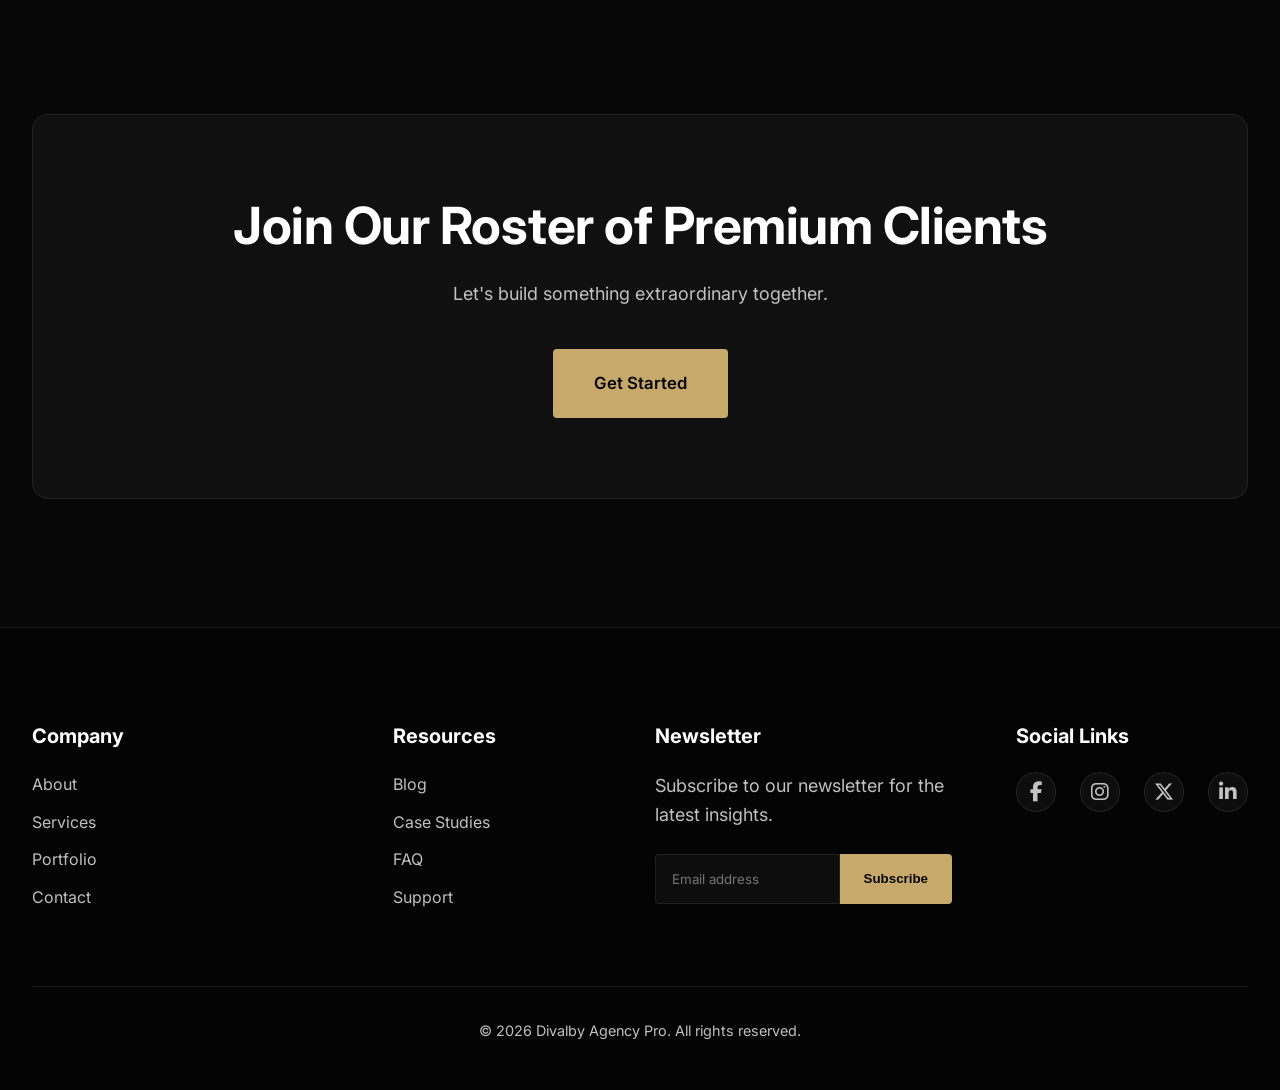
<file: divalby agency pro/about.html>
<!DOCTYPE html>
<html lang="en">
<head>
    <meta charset="UTF-8">
    <meta name="viewport" content="width=device-width, initial-scale=1.0">
    <title>About Us | Divalby Agency Pro</title>
    <meta name="description" content="Learn about our mission, vision, and the premium team behind Divalby Agency Pro.">
    <meta property="og:title" content="About Us | Divalby Agency Pro">
    <meta property="og:description" content="Learn about our mission, vision, and the premium team behind Divalby Agency Pro.">
    <meta property="og:type" content="website">
    <link rel="icon" type="image/svg+xml" href="assets/favicon.svg">
    <link rel="stylesheet" href="https://cdnjs.cloudflare.com/ajax/libs/font-awesome/6.5.1/css/all.min.css">
    <link rel="stylesheet" href="css/style.css">
</head>
<body>

    <!-- Header Placeholder -->
    <div id="header-placeholder"></div>

    <!-- Page Hero -->
    <section class="hero text-center" style="min-height: 60vh; padding-top: 15rem;">
        <div class="hero-glow"></div>
        <div class="hero-grid-texture"></div>
        <div class="container reveal">
            <h1 style="margin-bottom: 1.5rem;">The Agency Behind The Brands</h1>
            <p style="max-width: 600px; margin: 0 auto; font-size: 1.25rem;">We are a collective of strategic thinkers, designers, and developers dedicated to building digital excellence.</p>
        </div>
    </section>

    <!-- Company Story & Values -->
    <section style="background-color: #040404;">
        <div class="container">
            <div style="display: grid; grid-template-columns: 1fr 1fr; gap: 4rem; align-items: center;">
                <div class="reveal-left">
                    <span class="premium-badge">Our Story</span>
                    <h2>A Decade of Digital Innovation</h2>
                    <p>Founded on the principle that digital experiences should be both beautiful and highly functional, Divalby has grown into a premier agency partnering with top-tier brands globally.</p>
                    <p>We don't believe in templates or one-size-fits-all solutions. Every project is a bespoke creation tailored to the unique goals of our clients.</p>
                </div>
                <div style="display: grid; gap: 2rem;">
                    <div class="glass-card reveal-right">
                        <h3 style="color: var(--primary-accent); font-size: 1.25rem;">Our Mission</h3>
                        <p style="margin: 0;">To empower businesses with world-class digital platforms that drive measurable growth and elevate brand perception.</p>
                    </div>
                    <div class="glass-card reveal-right" style="transition-delay: 0.1s;">
                        <h3 style="color: var(--primary-accent); font-size: 1.25rem;">Our Vision</h3>
                        <p style="margin: 0;">To be the globally recognized standard for premium digital agency services and creative technology.</p>
                    </div>
                </div>
            </div>
        </div>
    </section>

    <!-- Core Values -->
    <section>
        <div class="container">
            <div class="text-center reveal" style="margin-bottom: 4rem;">
                <span class="premium-badge">Core Values</span>
                <h2>What Drives Us</h2>
            </div>
            <div style="display: grid; grid-template-columns: repeat(auto-fit, minmax(250px, 1fr)); gap: 2rem;">
                <div class="glass-card reveal">
                    <h3 style="font-size: 1.25rem;">Uncompromising Quality</h3>
                    <p style="margin: 0;">We never cut corners. Every pixel and line of code is crafted to perfection.</p>
                </div>
                <div class="glass-card reveal" style="transition-delay: 0.1s;">
                    <h3 style="font-size: 1.25rem;">Transparent Collaboration</h3>
                    <p style="margin: 0;">We build partnerships based on radical transparency and open communication.</p>
                </div>
                <div class="glass-card reveal" style="transition-delay: 0.2s;">
                    <h3 style="font-size: 1.25rem;">Continuous Innovation</h3>
                    <p style="margin: 0;">We stay ahead of the curve, constantly exploring new technologies and methodologies.</p>
                </div>
            </div>
        </div>
    </section>

    <!-- Team Section -->
    <section style="background-color: #040404;">
        <div class="container">
            <div class="text-center reveal" style="margin-bottom: 4rem;">
                <span class="premium-badge">Leadership</span>
                <h2>Meet the Experts</h2>
            </div>
            <div style="display: grid; grid-template-columns: repeat(auto-fit, minmax(250px, 1fr)); gap: 2rem;">
                <div class="reveal-scale">
                    <img class="img-hover" src="assets/images/team 1.png" alt="David Alba - CEO & Founder" style="width: 100%; height: 350px; object-fit: cover; border-radius: 8px; margin-bottom: 1.5rem; border: 1px solid var(--border-color); background-color: var(--card-bg);">
                    <h3 style="font-size: 1.25rem; margin-bottom: 0.25rem;">David Alba</h3>
                    <p style="color: var(--primary-accent); font-size: 0.9rem; font-weight: 600;">CEO & Founder</p>
                </div>
                <div class="reveal-scale" style="transition-delay: 0.1s;">
                    <img class="img-hover" src="assets/images/team 2.png" alt="Sarah Mitchell - Head of Design" style="width: 100%; height: 350px; object-fit: cover; border-radius: 8px; margin-bottom: 1.5rem; border: 1px solid var(--border-color); background-color: var(--card-bg);">
                    <h3 style="font-size: 1.25rem; margin-bottom: 0.25rem;">Sarah Mitchell</h3>
                    <p style="color: var(--primary-accent); font-size: 0.9rem; font-weight: 600;">Head of Design</p>
                </div>
                <div class="reveal-scale" style="transition-delay: 0.2s;">
                    <img class="img-hover" src="assets/images/team 3.png" alt="James Wilson - Lead Developer" style="width: 100%; height: 350px; object-fit: cover; border-radius: 8px; margin-bottom: 1.5rem; border: 1px solid var(--border-color); background-color: var(--card-bg);">
                    <h3 style="font-size: 1.25rem; margin-bottom: 0.25rem;">James Wilson</h3>
                    <p style="color: var(--primary-accent); font-size: 0.9rem; font-weight: 600;">Lead Developer</p>
                </div>
                <div class="reveal-scale" style="transition-delay: 0.3s;">
                    <img class="img-hover" src="assets/images/team 4.png" alt="Elena Rostova - Strategy Director" style="width: 100%; height: 350px; object-fit: cover; border-radius: 8px; margin-bottom: 1.5rem; border: 1px solid var(--border-color); background-color: var(--card-bg);">
                    <h3 style="font-size: 1.25rem; margin-bottom: 0.25rem;">Elena Rostova</h3>
                    <p style="color: var(--primary-accent); font-size: 0.9rem; font-weight: 600;">Strategy Director</p>
                </div>
            </div>
        </div>
    </section>

    <!-- Statistics Section -->
    <section>
        <div class="container">
            <div class="glass-card reveal" style="display: grid; grid-template-columns: repeat(auto-fit, minmax(200px, 1fr)); gap: 2rem; padding: 4rem;">
                <div class="text-center">
                    <h3 style="color: var(--primary-accent); font-size: 3rem; margin-bottom: 0.5rem;"><span class="counter-value" data-target="120" data-suffix="+">0</span>+</h3>
                    <p style="margin: 0; font-size: 1rem; font-weight: 500; text-transform: uppercase; letter-spacing: 1px;">Clients</p>
                </div>
                <div class="text-center">
                    <h3 style="color: var(--primary-accent); font-size: 3rem; margin-bottom: 0.5rem;"><span class="counter-value" data-target="50" data-suffix="+">0</span>+</h3>
                    <p style="margin: 0; font-size: 1rem; font-weight: 500; text-transform: uppercase; letter-spacing: 1px;">Brands</p>
                </div>
                <div class="text-center">
                    <h3 style="color: var(--primary-accent); font-size: 3rem; margin-bottom: 0.5rem;"><span class="counter-value" data-target="10" data-suffix="+">0</span>+</h3>
                    <p style="margin: 0; font-size: 1rem; font-weight: 500; text-transform: uppercase; letter-spacing: 1px;">Countries</p>
                </div>
                <div class="text-center">
                    <h3 style="color: var(--primary-accent); font-size: 3rem; margin-bottom: 0.5rem;"><span class="counter-value" data-target="98" data-suffix="%">0</span>%</h3>
                    <p style="margin: 0; font-size: 1rem; font-weight: 500; text-transform: uppercase; letter-spacing: 1px;">Retention</p>
                </div>
            </div>
        </div>
    </section>

    <!-- CTA Banner -->
    <section style="padding-top: 0;">
        <div class="container reveal-scale">
            <div class="glass-card text-center" style="padding: 5rem 2rem; position: relative; overflow: hidden;">
                <h2 style="margin-bottom: 1.5rem;">Join Our Roster of Premium Clients</h2>
                <p style="max-width: 600px; margin: 0 auto 2.5rem;">Let's build something extraordinary together.</p>
                <a href="contact.html" class="btn btn-primary">Get Started</a>
            </div>
        </div>
    </section>

    <!-- Footer Placeholder -->
    <div id="footer-placeholder"></div>

    <script src="js/script.js"></script>
</body>
</html>
</file>
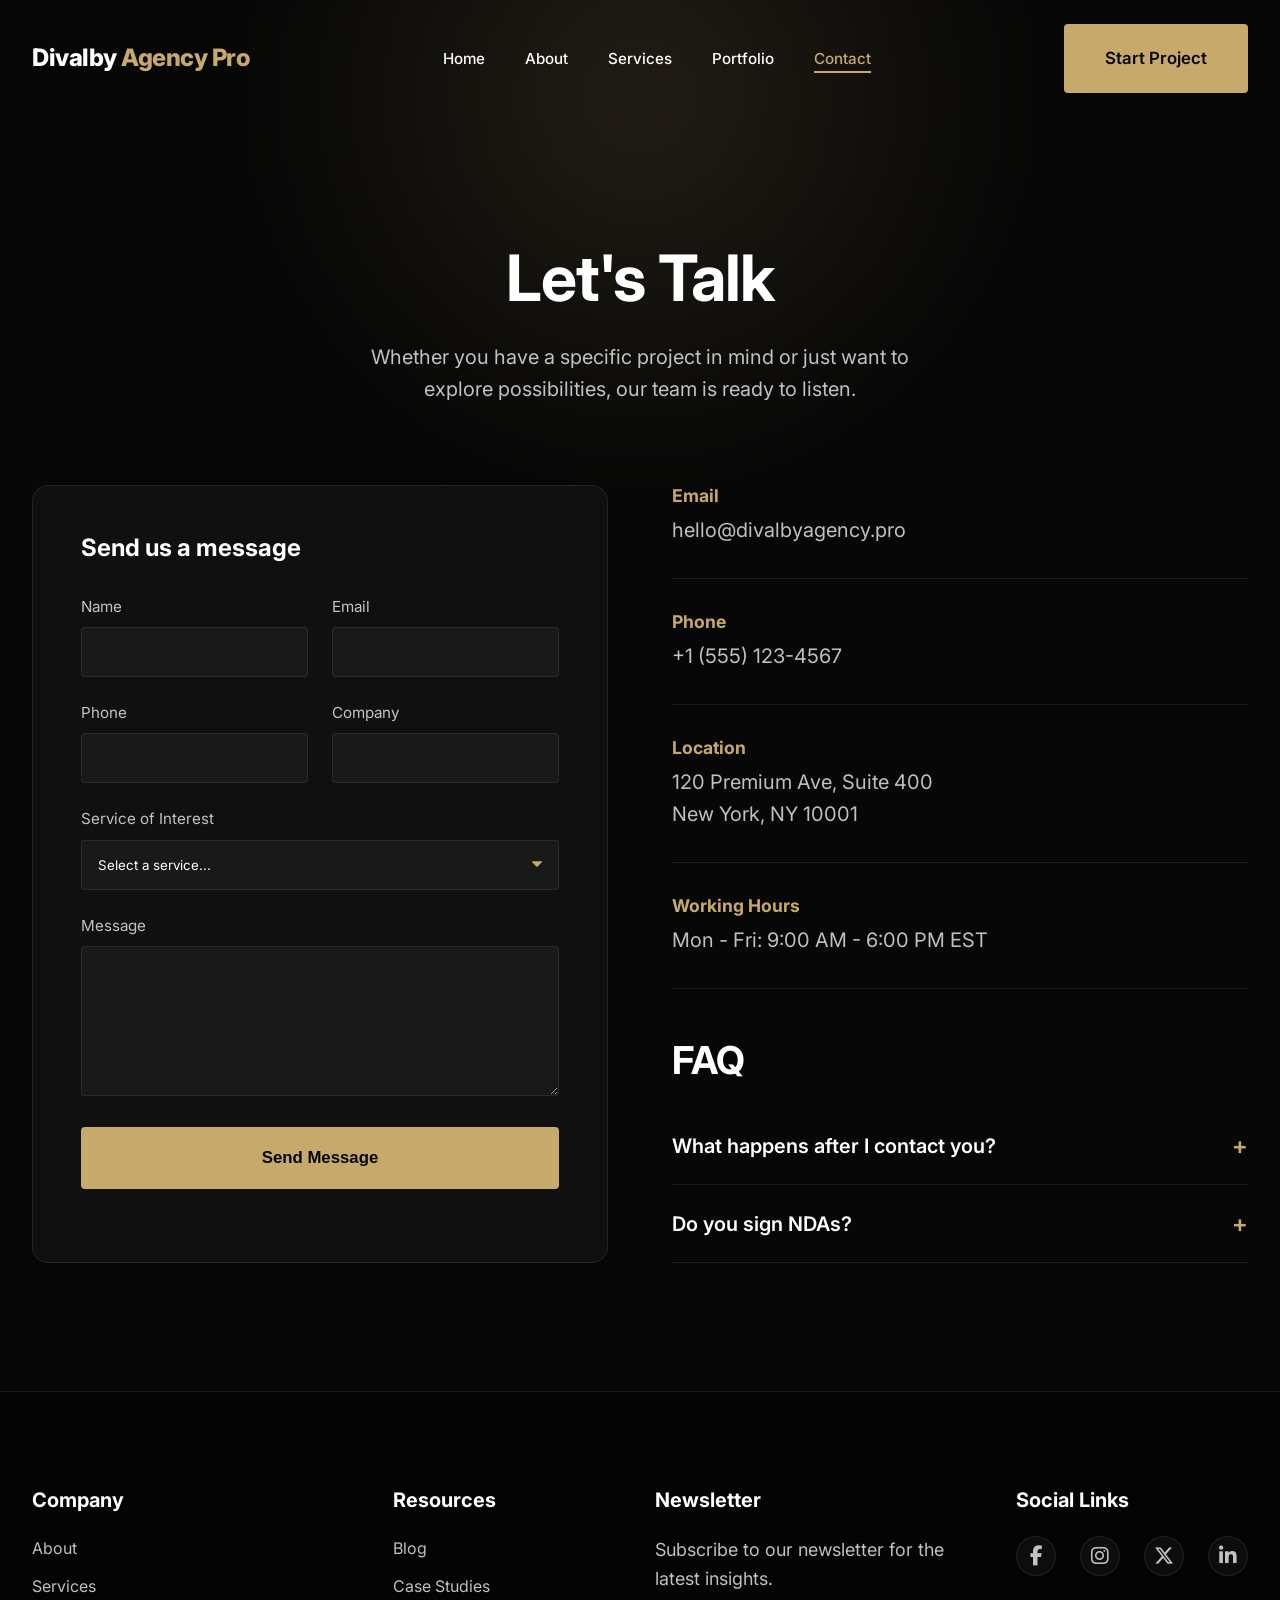
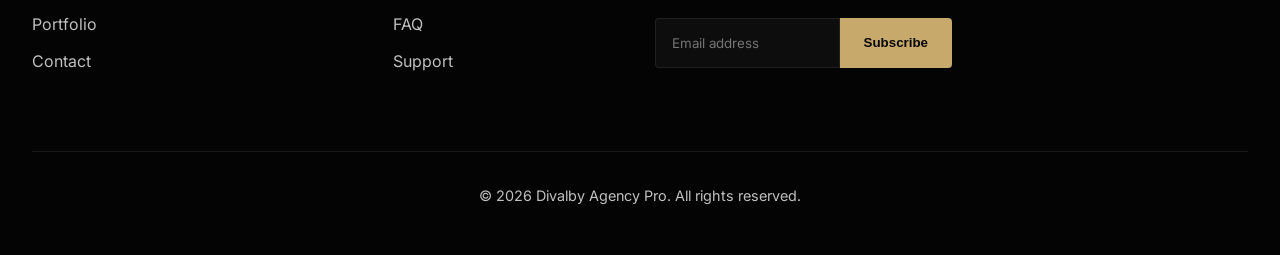
<file: divalby agency pro/contact.html>
<!DOCTYPE html>
<html lang="en">
<head>
    <meta charset="UTF-8">
    <meta name="viewport" content="width=device-width, initial-scale=1.0">
    <title>Contact Us | Divalby Agency Pro</title>
    <meta name="description" content="Get in touch with our team to start your next digital project.">
    <meta property="og:title" content="Contact Us | Divalby Agency Pro">
    <meta property="og:description" content="Get in touch with our team to start your next digital project.">
    <meta property="og:type" content="website">
    <link rel="icon" type="image/svg+xml" href="assets/favicon.svg">
    <link rel="stylesheet" href="https://cdnjs.cloudflare.com/ajax/libs/font-awesome/6.5.1/css/all.min.css">
    <link rel="stylesheet" href="css/style.css">
    <style>
        .contact-grid {
            display: grid;
            grid-template-columns: 1fr 1fr;
            gap: 4rem;
        }
        .form-group {
            margin-bottom: 1.5rem;
        }
        .form-group label {
            display: block;
            margin-bottom: 0.5rem;
            color: var(--text-secondary);
            font-size: 0.95rem;
        }
        .form-control {
            width: 100%;
            padding: 1rem;
            background: var(--card-bg);
            border: 1px solid var(--border-color);
            border-radius: 4px;
            color: var(--text-white);
            font-family: var(--font-primary);
            transition: var(--transition-smooth);
        }
        .form-control:focus {
            outline: none;
            border-color: var(--primary-accent);
            background: var(--glass-effect);
        }
        textarea.form-control {
            resize: vertical;
            min-height: 150px;
        }
        .contact-info-card {
            margin-bottom: 2rem;
            padding-bottom: 2rem;
            border-bottom: 1px solid var(--border-color);
        }
        .contact-info-card:last-child {
            border-bottom: none;
        }
        .contact-info-card h4 {
            color: var(--primary-accent);
            font-size: 1.1rem;
            margin-bottom: 0.5rem;
        }
        @media (max-width: 992px) {
            .contact-grid {
                grid-template-columns: 1fr;
            }
        }
    </style>
</head>
<body>

    <!-- Header Placeholder -->
    <div id="header-placeholder"></div>

    <!-- Page Hero -->
    <section class="hero text-center" style="min-height: 50vh; padding-top: 15rem; padding-bottom: 5rem;">
        <div class="hero-glow"></div>
        <div class="container reveal">
            <h1 style="margin-bottom: 1.5rem;">Let's Talk</h1>
            <p style="max-width: 600px; margin: 0 auto; font-size: 1.25rem;">Whether you have a specific project in mind or just want to explore possibilities, our team is ready to listen.</p>
        </div>
    </section>

    <!-- Contact Section -->
    <section style="padding-top: 0;">
        <div class="container">
            <div class="contact-grid">
                
                <!-- Contact Form -->
                <div class="glass-card reveal-left">
                    <h3 style="font-size: 1.5rem; margin-bottom: 2rem;">Send us a message</h3>
                    <form id="contactForm">
                        <div style="display: grid; grid-template-columns: 1fr 1fr; gap: 1.5rem;">
                            <div class="form-group">
                                <label for="name">Name</label>
                                <input type="text" id="name" class="form-control" required>
                            </div>
                            <div class="form-group">
                                <label for="email">Email</label>
                                <input type="email" id="email" class="form-control" required>
                            </div>
                        </div>
                        <div style="display: grid; grid-template-columns: 1fr 1fr; gap: 1.5rem;">
                            <div class="form-group">
                                <label for="phone">Phone</label>
                                <input type="tel" id="phone" class="form-control">
                            </div>
                            <div class="form-group">
                                <label for="company">Company</label>
                                <input type="text" id="company" class="form-control">
                            </div>
                        </div>
                        <div class="form-group">
                            <label for="service">Service of Interest</label>
                            <select id="service" class="form-control" style="appearance: none; background-image: url('data:image/svg+xml;charset=US-ASCII,%3Csvg%20xmlns%3D%22http%3A%2F%2Fwww.w3.org%2F2000%2Fsvg%22%20width%3D%22292.4%22%20height%3D%22292.4%22%3E%3Cpath%20fill%3D%22%23C7A96B%22%20d%3D%22M287%2069.4a17.6%2017.6%200%200%200-13-5.4H18.4c-5%200-9.3%201.8-12.9%205.4A17.6%2017.6%200%200%200%200%2082.2c0%205%201.8%209.3%205.4%2012.9l128%20127.9c3.6%203.6%207.8%205.4%2012.8%205.4s9.2-1.8%2012.8-5.4L287%2095c3.5-3.5%205.4-7.8%205.4-12.8%200-5-1.9-9.2-5.5-12.8z%22%2F%3E%3C%2Fsvg%3E'); background-repeat: no-repeat; background-position: right 1rem top 50%; background-size: 0.65rem auto;">
                                <option value="" disabled selected>Select a service...</option>
                                <option value="Brand Identity">Brand Identity</option>
                                <option value="Website Design">Website Design</option>
                                <option value="Development">Development</option>
                                <option value="SEO">SEO</option>
                                <option value="Marketing">Marketing</option>
                                <option value="Consulting">Consulting</option>
                            </select>
                        </div>
                        <div class="form-group">
                            <label for="message">Message</label>
                            <textarea id="message" class="form-control" required></textarea>
                        </div>
                        <button type="submit" class="btn btn-primary" style="width: 100%;">Send Message</button>
                    </form>
                    <div id="contactSuccess" class="form-success-msg" style="text-align: center; margin-top: 1.5rem; font-size: 1.1rem;">Message Sent Successfully</div>
                </div>

                <!-- Contact Info -->
                <div class="reveal-right">
                    <div class="contact-info-card">
                        <h4>Email</h4>
                        <p style="margin: 0; font-size: 1.25rem;">hello@divalbyagency.pro</p>
                    </div>
                    <div class="contact-info-card">
                        <h4>Phone</h4>
                        <p style="margin: 0; font-size: 1.25rem;">+1 (555) 123-4567</p>
                    </div>
                    <div class="contact-info-card">
                        <h4>Location</h4>
                        <p style="margin: 0; font-size: 1.25rem;">120 Premium Ave, Suite 400<br>New York, NY 10001</p>
                    </div>
                    <div class="contact-info-card">
                        <h4>Working Hours</h4>
                        <p style="margin: 0; font-size: 1.25rem;">Mon - Fri: 9:00 AM - 6:00 PM EST</p>
                    </div>
                    
                    <div style="margin-top: 3rem;">
                        <h3 style="margin-bottom: 1.5rem;">FAQ</h3>
                        <div class="faq-item">
                            <button class="faq-question">What happens after I contact you? <span class="faq-icon">+</span></button>
                            <div class="faq-answer">
                                We will review your message and get back to you within 24 hours to schedule an initial discovery call.
                            </div>
                        </div>
                        <div class="faq-item">
                            <button class="faq-question">Do you sign NDAs? <span class="faq-icon">+</span></button>
                            <div class="faq-answer">
                                Yes, we are happy to sign a Non-Disclosure Agreement before discussing any sensitive project details.
                            </div>
                        </div>
                    </div>
                </div>
                
            </div>
        </div>
    </section>

    <!-- Footer Placeholder -->
    <div id="footer-placeholder"></div>

    <script src="js/script.js"></script>
</body>
</html>
</file>
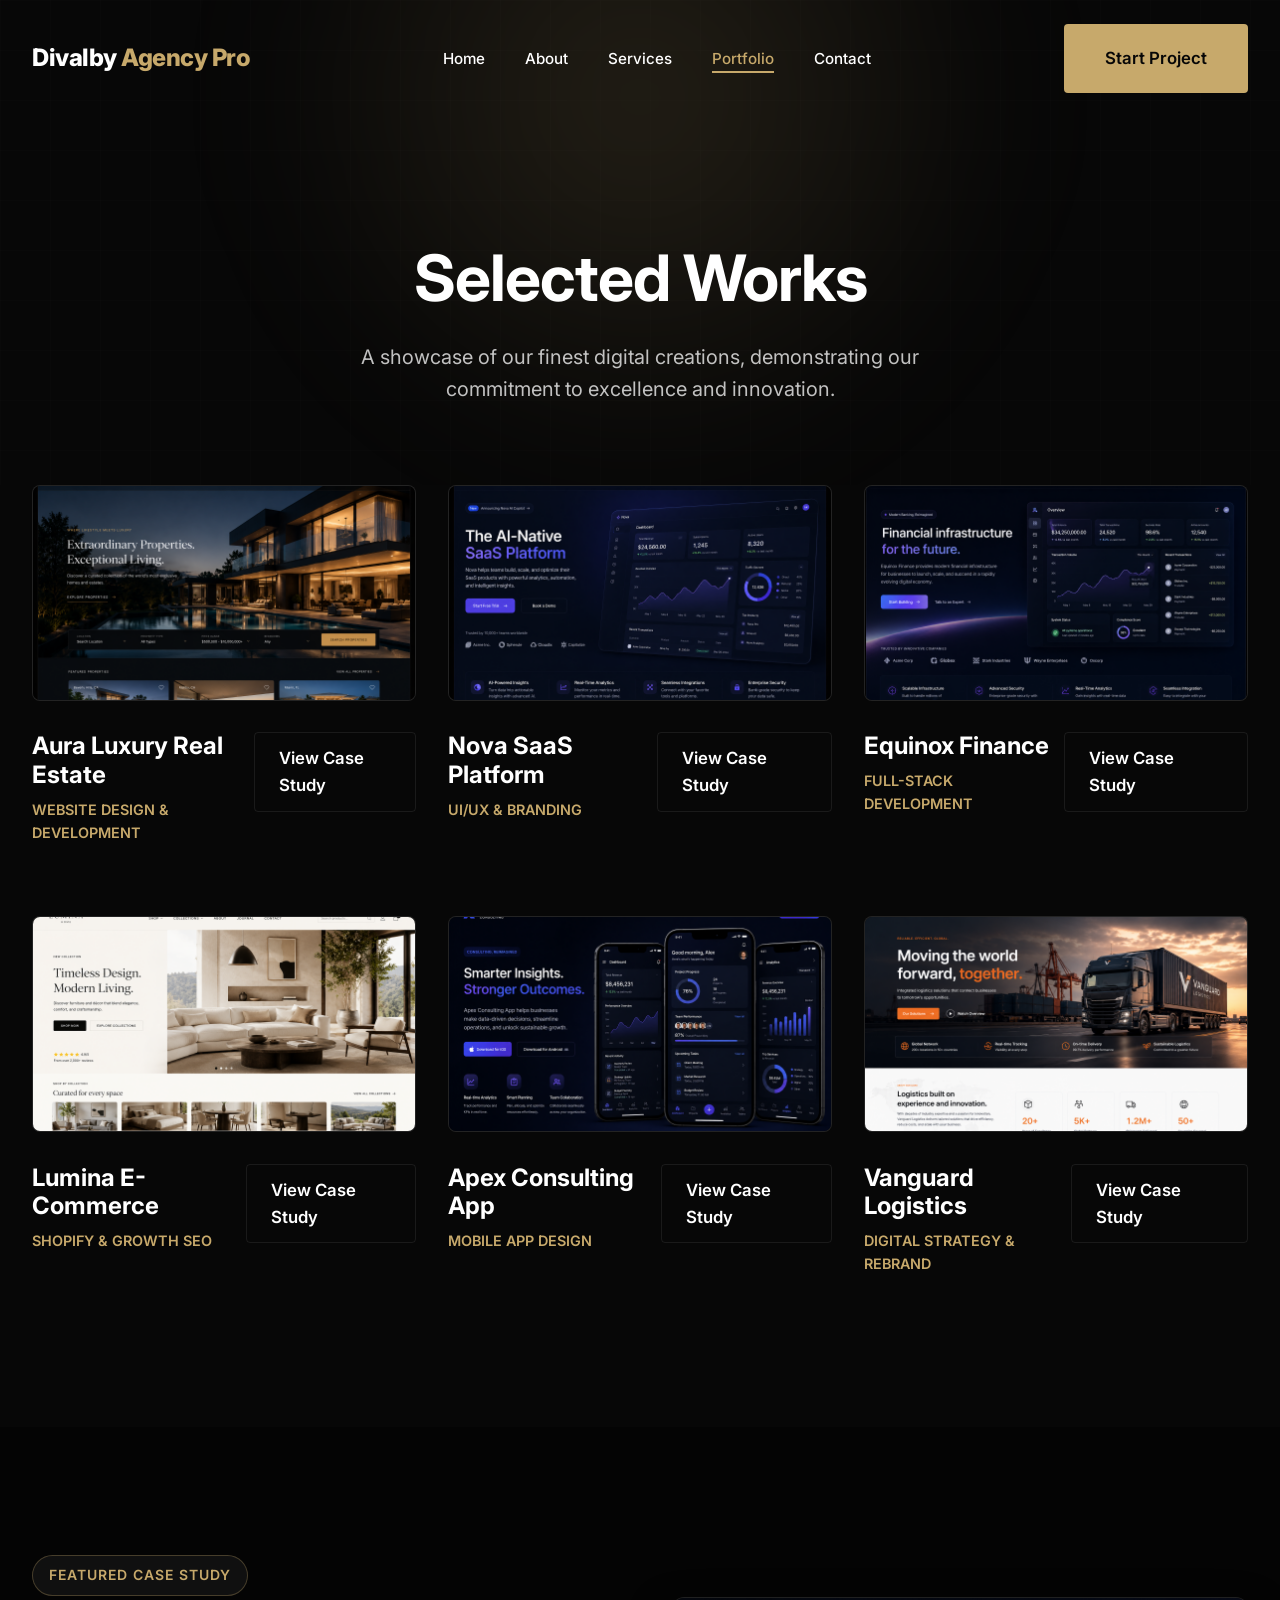
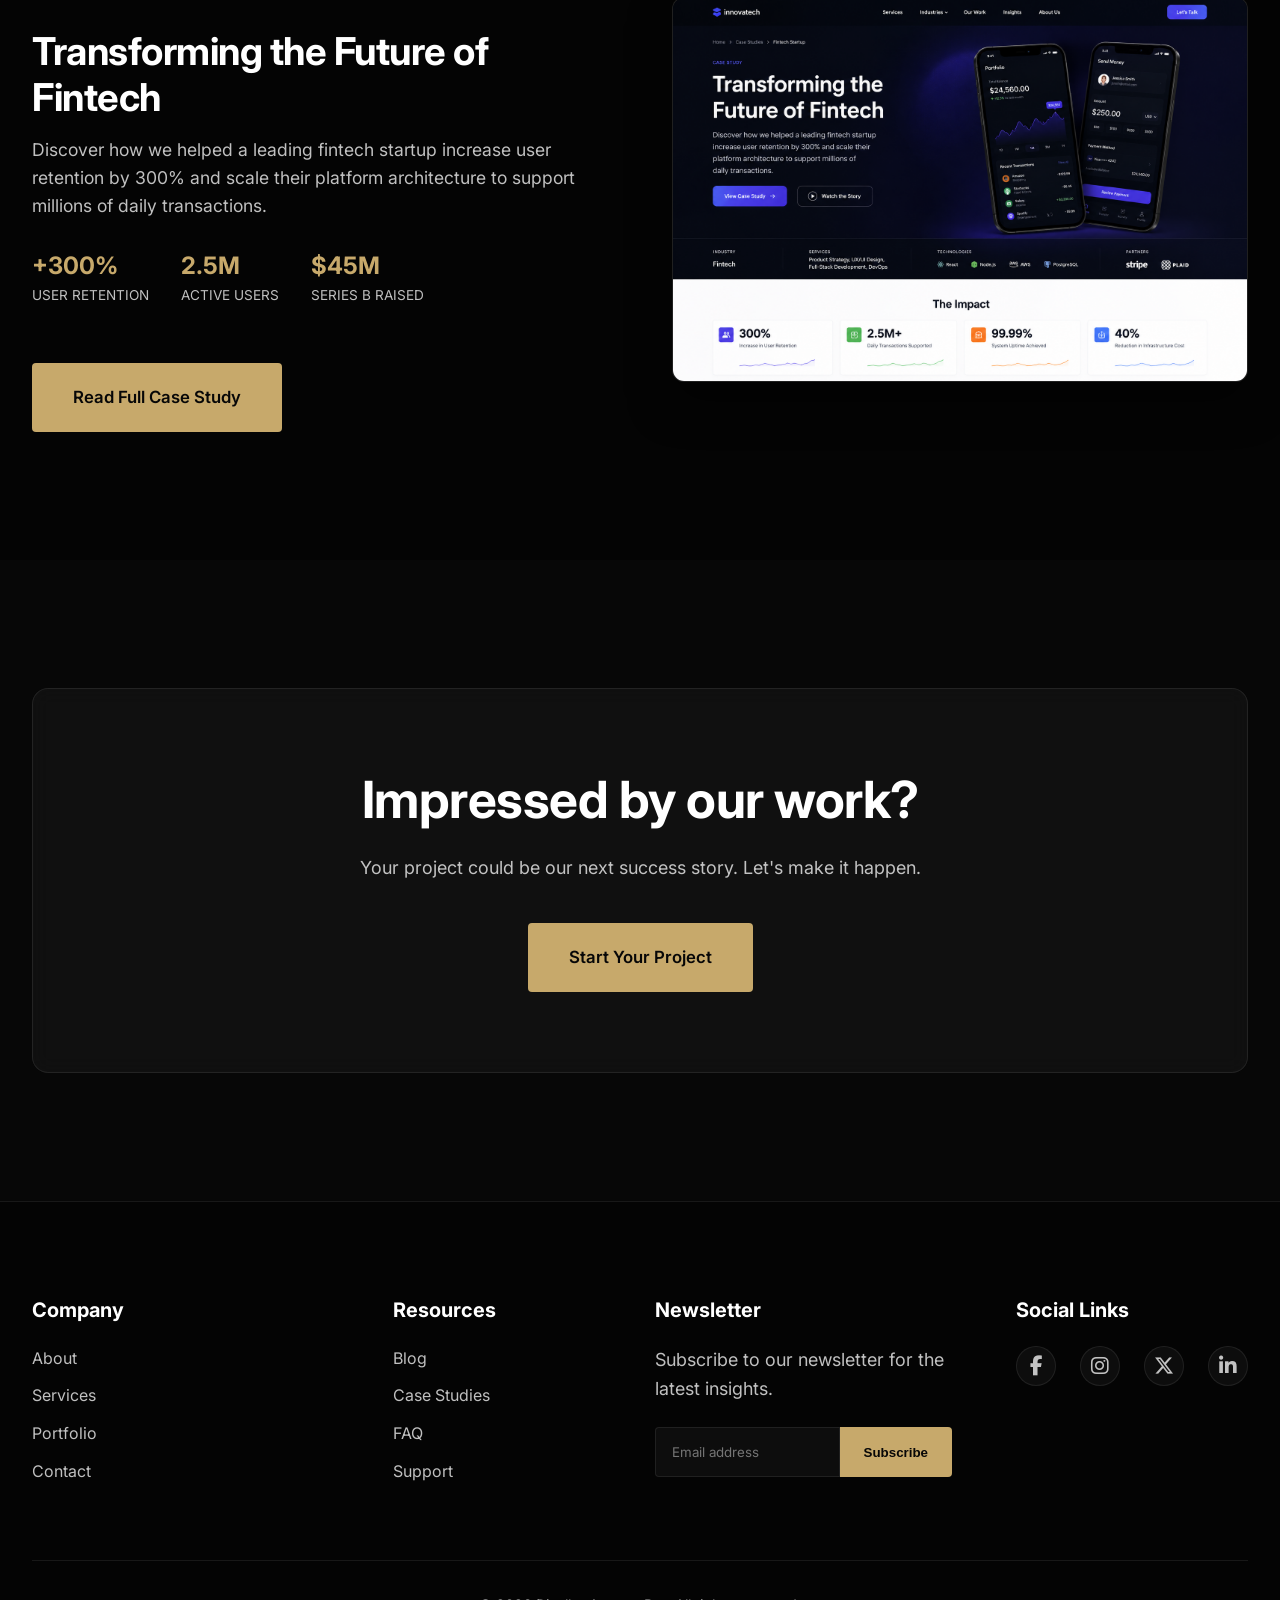
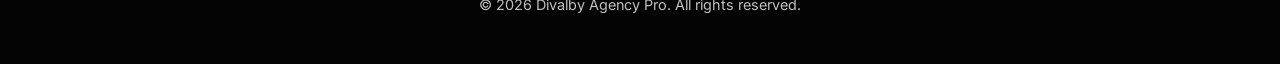
<file: divalby agency pro/portfolio.html>
<!DOCTYPE html>
<html lang="en">
<head>
    <meta charset="UTF-8">
    <meta name="viewport" content="width=device-width, initial-scale=1.0">
    <title>Portfolio | Divalby Agency Pro</title>
    <meta name="description" content="Explore our premium portfolio of digital projects and case studies.">
    <meta property="og:title" content="Portfolio | Divalby Agency Pro">
    <meta property="og:description" content="Explore our premium portfolio of digital projects and case studies.">
    <meta property="og:type" content="website">
    <link rel="icon" type="image/svg+xml" href="assets/favicon.svg">
    <link rel="stylesheet" href="https://cdnjs.cloudflare.com/ajax/libs/font-awesome/6.5.1/css/all.min.css">
    <link rel="stylesheet" href="css/style.css">
</head>
<body>

    <!-- Header Placeholder -->
    <div id="header-placeholder"></div>

    <!-- Page Hero -->
    <section class="hero text-center" style="min-height: 50vh; padding-top: 15rem; padding-bottom: 5rem;">
        <div class="hero-glow"></div>
        <div class="hero-grid-texture"></div>
        <div class="container reveal">
            <h1 style="margin-bottom: 1.5rem;">Selected Works</h1>
            <p style="max-width: 600px; margin: 0 auto; font-size: 1.25rem;">A showcase of our finest digital creations, demonstrating our commitment to excellence and innovation.</p>
        </div>
    </section>

    <!-- Portfolio Grid -->
    <section style="padding-top: 0;">
        <div class="container">
            <div style="display: grid; grid-template-columns: repeat(auto-fit, minmax(min(100%, 350px), 1fr)); gap: 3rem 2rem;">
                <!-- Project 1 -->
                <div class="reveal-scale">
                    <img class="img-hover" src="assets/images/placeholder 1.png" alt="Aura Luxury Real Estate" style="width: 100%; aspect-ratio: 16/9; height: auto; object-fit: cover; border-radius: 8px; margin-bottom: 1.5rem; border: 1px solid var(--border-color); background-color: var(--card-bg);">
                    <div style="display: flex; justify-content: space-between; align-items: flex-start;">
                        <div>
                            <h3 style="font-size: 1.5rem; margin-bottom: 0.5rem;">Aura Luxury Real Estate</h3>
                            <p style="color: var(--primary-accent); font-size: 0.9rem; font-weight: 600; text-transform: uppercase;">Website Design & Development</p>
                        </div>
                        <a href="#" class="btn btn-secondary" style="padding: 0.75rem 1.5rem;">View Case Study</a>
                    </div>
                </div>
                
                <!-- Project 2 -->
                <div class="reveal-scale" style="transition-delay: 0.1s;">
                    <img class="img-hover" src="assets/images/placeholder 2.png" alt="Nova SaaS Platform" style="width: 100%; aspect-ratio: 16/9; height: auto; object-fit: cover; border-radius: 8px; margin-bottom: 1.5rem; border: 1px solid var(--border-color); background-color: var(--card-bg);">
                    <div style="display: flex; justify-content: space-between; align-items: flex-start;">
                        <div>
                            <h3 style="font-size: 1.5rem; margin-bottom: 0.5rem;">Nova SaaS Platform</h3>
                            <p style="color: var(--primary-accent); font-size: 0.9rem; font-weight: 600; text-transform: uppercase;">UI/UX & Branding</p>
                        </div>
                        <a href="#" class="btn btn-secondary" style="padding: 0.75rem 1.5rem;">View Case Study</a>
                    </div>
                </div>

                <!-- Project 3 -->
                <div class="reveal-scale" style="transition-delay: 0.2s;">
                    <img class="img-hover" src="assets/images/placeholder 3.png" alt="Equinox Finance" style="width: 100%; aspect-ratio: 16/9; height: auto; object-fit: cover; border-radius: 8px; margin-bottom: 1.5rem; border: 1px solid var(--border-color); background-color: var(--card-bg);">
                    <div style="display: flex; justify-content: space-between; align-items: flex-start;">
                        <div>
                            <h3 style="font-size: 1.5rem; margin-bottom: 0.5rem;">Equinox Finance</h3>
                            <p style="color: var(--primary-accent); font-size: 0.9rem; font-weight: 600; text-transform: uppercase;">Full-Stack Development</p>
                        </div>
                        <a href="#" class="btn btn-secondary" style="padding: 0.75rem 1.5rem;">View Case Study</a>
                    </div>
                </div>

                <!-- Project 4 -->
                <div class="reveal-scale">
                    <img class="img-hover" src="assets/images/placeholder 4.png" alt="Lumina E-Commerce" style="width: 100%; aspect-ratio: 16/9; height: auto; object-fit: cover; border-radius: 8px; margin-bottom: 1.5rem; border: 1px solid var(--border-color); background-color: var(--card-bg);">
                    <div style="display: flex; justify-content: space-between; align-items: flex-start;">
                        <div>
                            <h3 style="font-size: 1.5rem; margin-bottom: 0.5rem;">Lumina E-Commerce</h3>
                            <p style="color: var(--primary-accent); font-size: 0.9rem; font-weight: 600; text-transform: uppercase;">Shopify & Growth SEO</p>
                        </div>
                        <a href="#" class="btn btn-secondary" style="padding: 0.75rem 1.5rem;">View Case Study</a>
                    </div>
                </div>

                <!-- Project 5 -->
                <div class="reveal-scale" style="transition-delay: 0.1s;">
                    <img class="img-hover" src="assets/images/placeholder 5.png" alt="Apex Consulting App" style="width: 100%; aspect-ratio: 16/9; height: auto; object-fit: cover; border-radius: 8px; margin-bottom: 1.5rem; border: 1px solid var(--border-color); background-color: var(--card-bg);">
                    <div style="display: flex; justify-content: space-between; align-items: flex-start;">
                        <div>
                            <h3 style="font-size: 1.5rem; margin-bottom: 0.5rem;">Apex Consulting App</h3>
                            <p style="color: var(--primary-accent); font-size: 0.9rem; font-weight: 600; text-transform: uppercase;">Mobile App Design</p>
                        </div>
                        <a href="#" class="btn btn-secondary" style="padding: 0.75rem 1.5rem;">View Case Study</a>
                    </div>
                </div>

                <!-- Project 6 -->
                <div class="reveal-scale" style="transition-delay: 0.2s;">
                    <img class="img-hover" src="assets/images/placeholder 6.png" alt="Vanguard Logistics" style="width: 100%; aspect-ratio: 16/9; height: auto; object-fit: cover; border-radius: 8px; margin-bottom: 1.5rem; border: 1px solid var(--border-color); background-color: var(--card-bg);">
                    <div style="display: flex; justify-content: space-between; align-items: flex-start;">
                        <div>
                            <h3 style="font-size: 1.5rem; margin-bottom: 0.5rem;">Vanguard Logistics</h3>
                            <p style="color: var(--primary-accent); font-size: 0.9rem; font-weight: 600; text-transform: uppercase;">Digital Strategy & Rebrand</p>
                        </div>
                        <a href="#" class="btn btn-secondary" style="padding: 0.75rem 1.5rem;">View Case Study</a>
                    </div>
                </div>
            </div>
        </div>
    </section>

    <!-- Case Study Section -->
    <section style="background-color: #040404;">
        <div class="container">
            <div style="display: grid; grid-template-columns: 1fr 1fr; gap: 4rem; align-items: center;">
                <div class="reveal-left">
                    <span class="premium-badge">Featured Case Study</span>
                    <h2 style="font-size: clamp(2rem, 3vw, 3rem);">Transforming the Future of Fintech</h2>
                    <p style="font-size: 1.1rem; margin-bottom: 2rem;">Discover how we helped a leading fintech startup increase user retention by 300% and scale their platform architecture to support millions of daily transactions.</p>
                    
                    <div style="display: flex; gap: 2rem; margin-bottom: 2rem;">
                        <div>
                            <h4 style="color: var(--primary-accent); font-size: 1.5rem; margin-bottom: 0.25rem;">+300%</h4>
                            <p style="font-size: 0.85rem; text-transform: uppercase;">User Retention</p>
                        </div>
                        <div>
                            <h4 style="color: var(--primary-accent); font-size: 1.5rem; margin-bottom: 0.25rem;">2.5M</h4>
                            <p style="font-size: 0.85rem; text-transform: uppercase;">Active Users</p>
                        </div>
                        <div>
                            <h4 style="color: var(--primary-accent); font-size: 1.5rem; margin-bottom: 0.25rem;">$45M</h4>
                            <p style="font-size: 0.85rem; text-transform: uppercase;">Series B Raised</p>
                        </div>
                    </div>
                    
                    <a href="#" class="btn btn-primary">Read Full Case Study</a>
                </div>
                
                <div class="reveal-right">
                    <img class="img-hover" src="assets/images/featured.png" alt="Transforming the Future of Fintech" style="width: 100%; height: auto; border-radius: 12px; border: 1px solid var(--border-color); background-color: var(--card-bg); box-shadow: 0 20px 40px rgba(0,0,0,0.5);">
                </div>
            </div>
        </div>
    </section>

    <!-- CTA Section -->
    <section>
        <div class="container reveal-scale">
            <div class="glass-card text-center" style="padding: 5rem 2rem; position: relative; overflow: hidden;">
                <h2 style="margin-bottom: 1.5rem;">Impressed by our work?</h2>
                <p style="max-width: 600px; margin: 0 auto 2.5rem;">Your project could be our next success story. Let's make it happen.</p>
                <a href="contact.html" class="btn btn-primary">Start Your Project</a>
            </div>
        </div>
    </section>

    <!-- Footer Placeholder -->
    <div id="footer-placeholder"></div>

    <script src="js/script.js"></script>
</body>
</html>
</file>
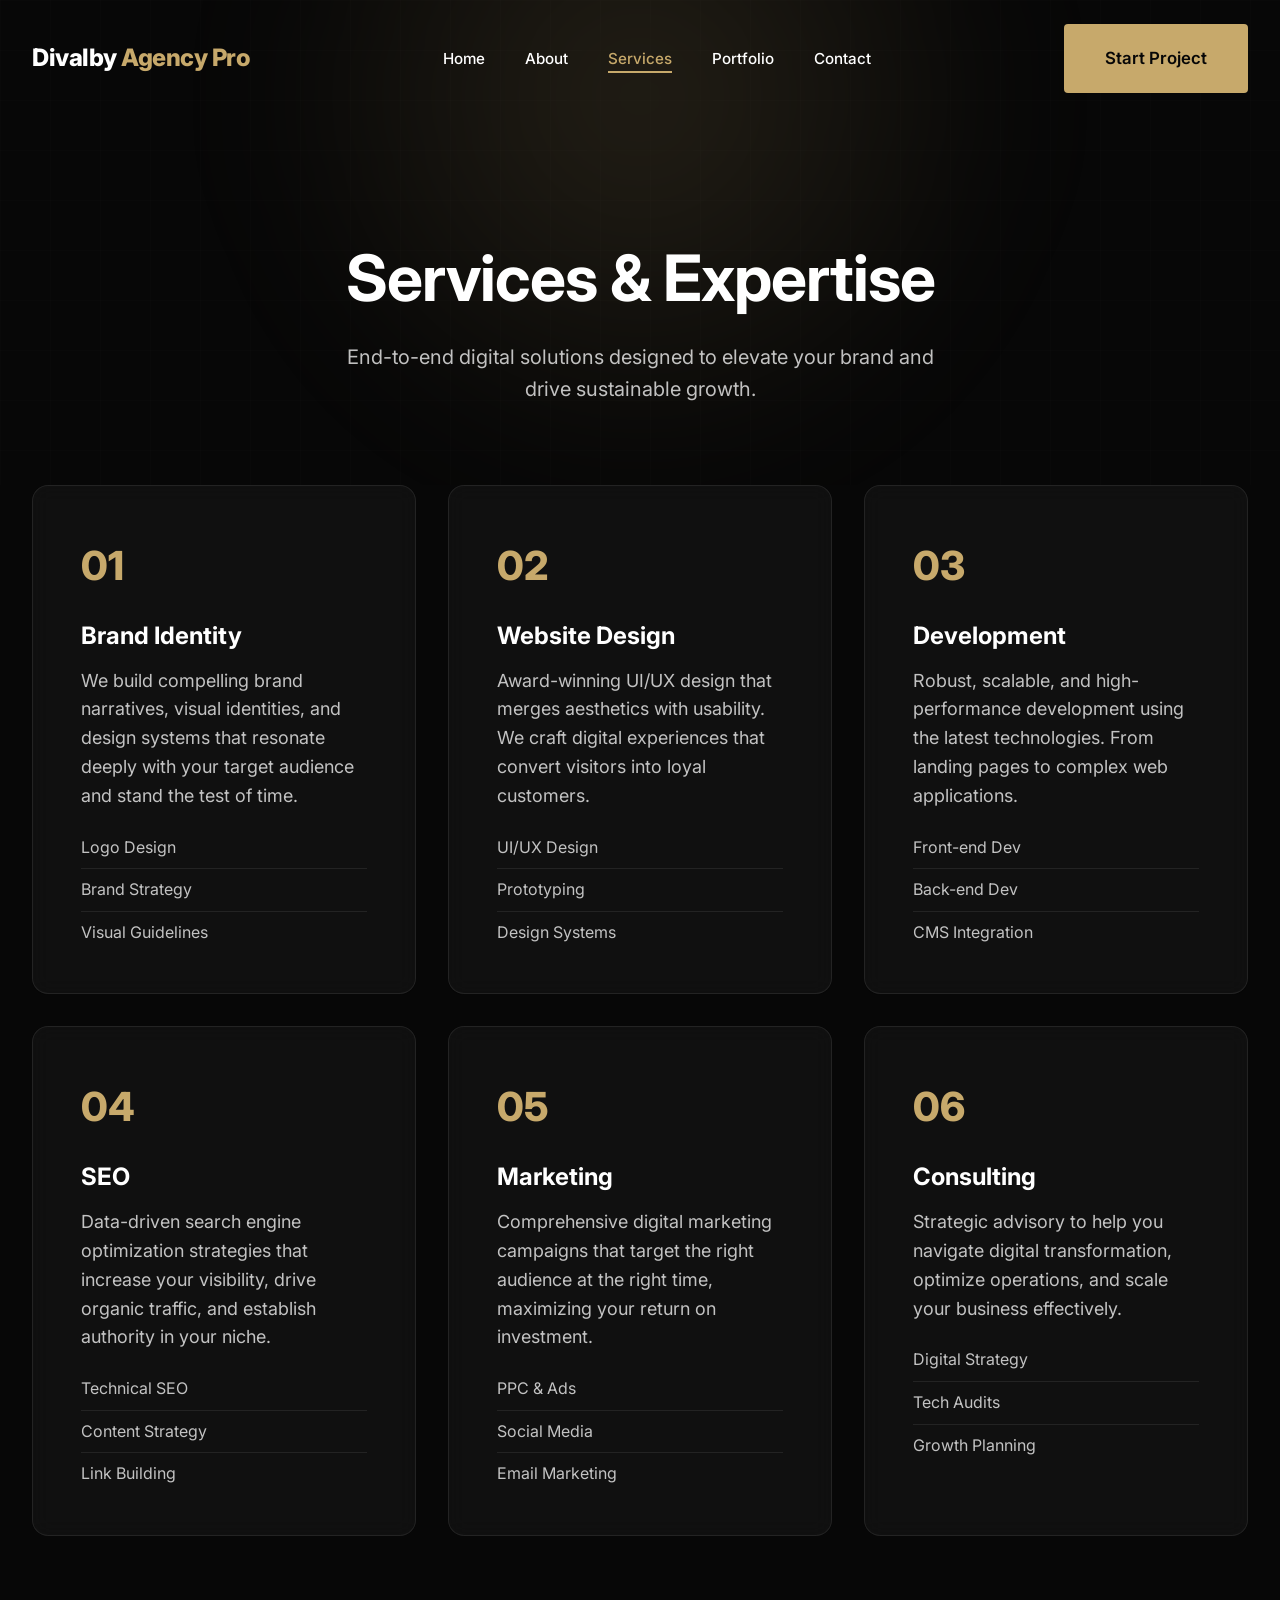
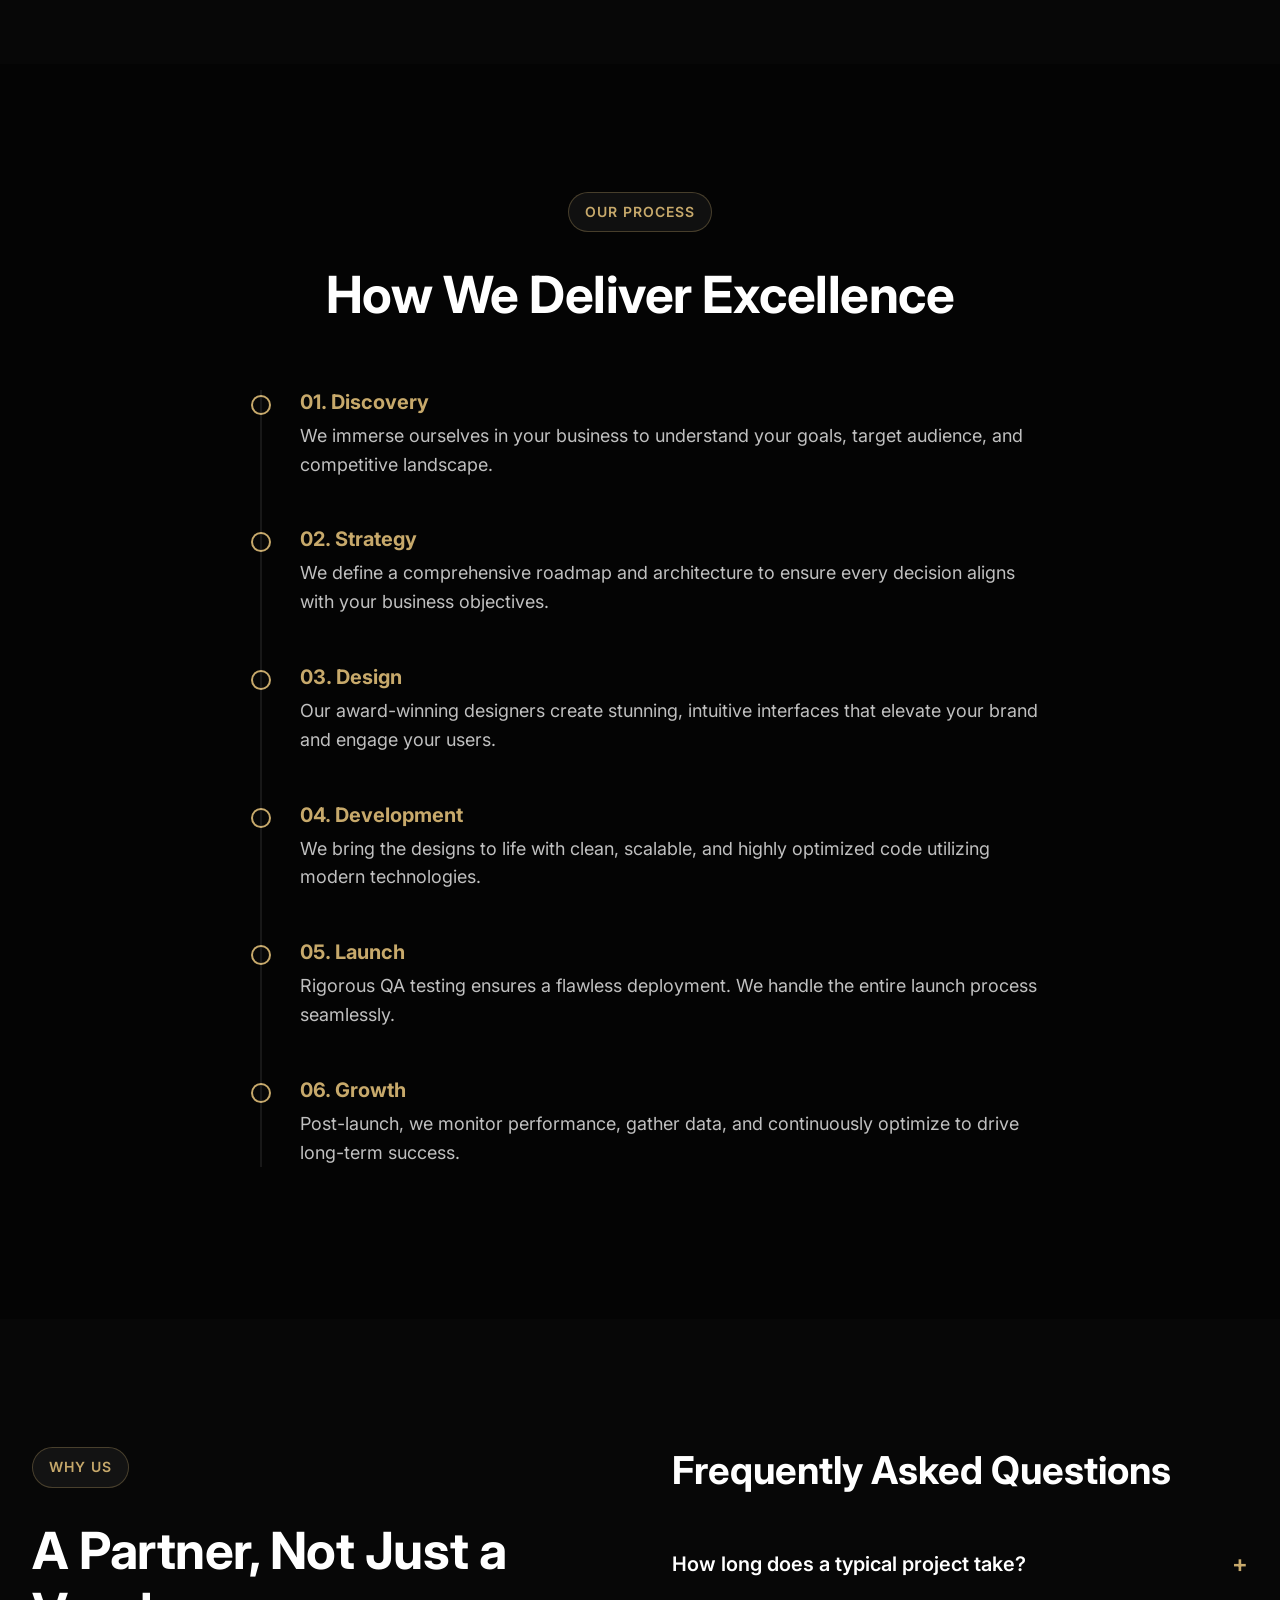
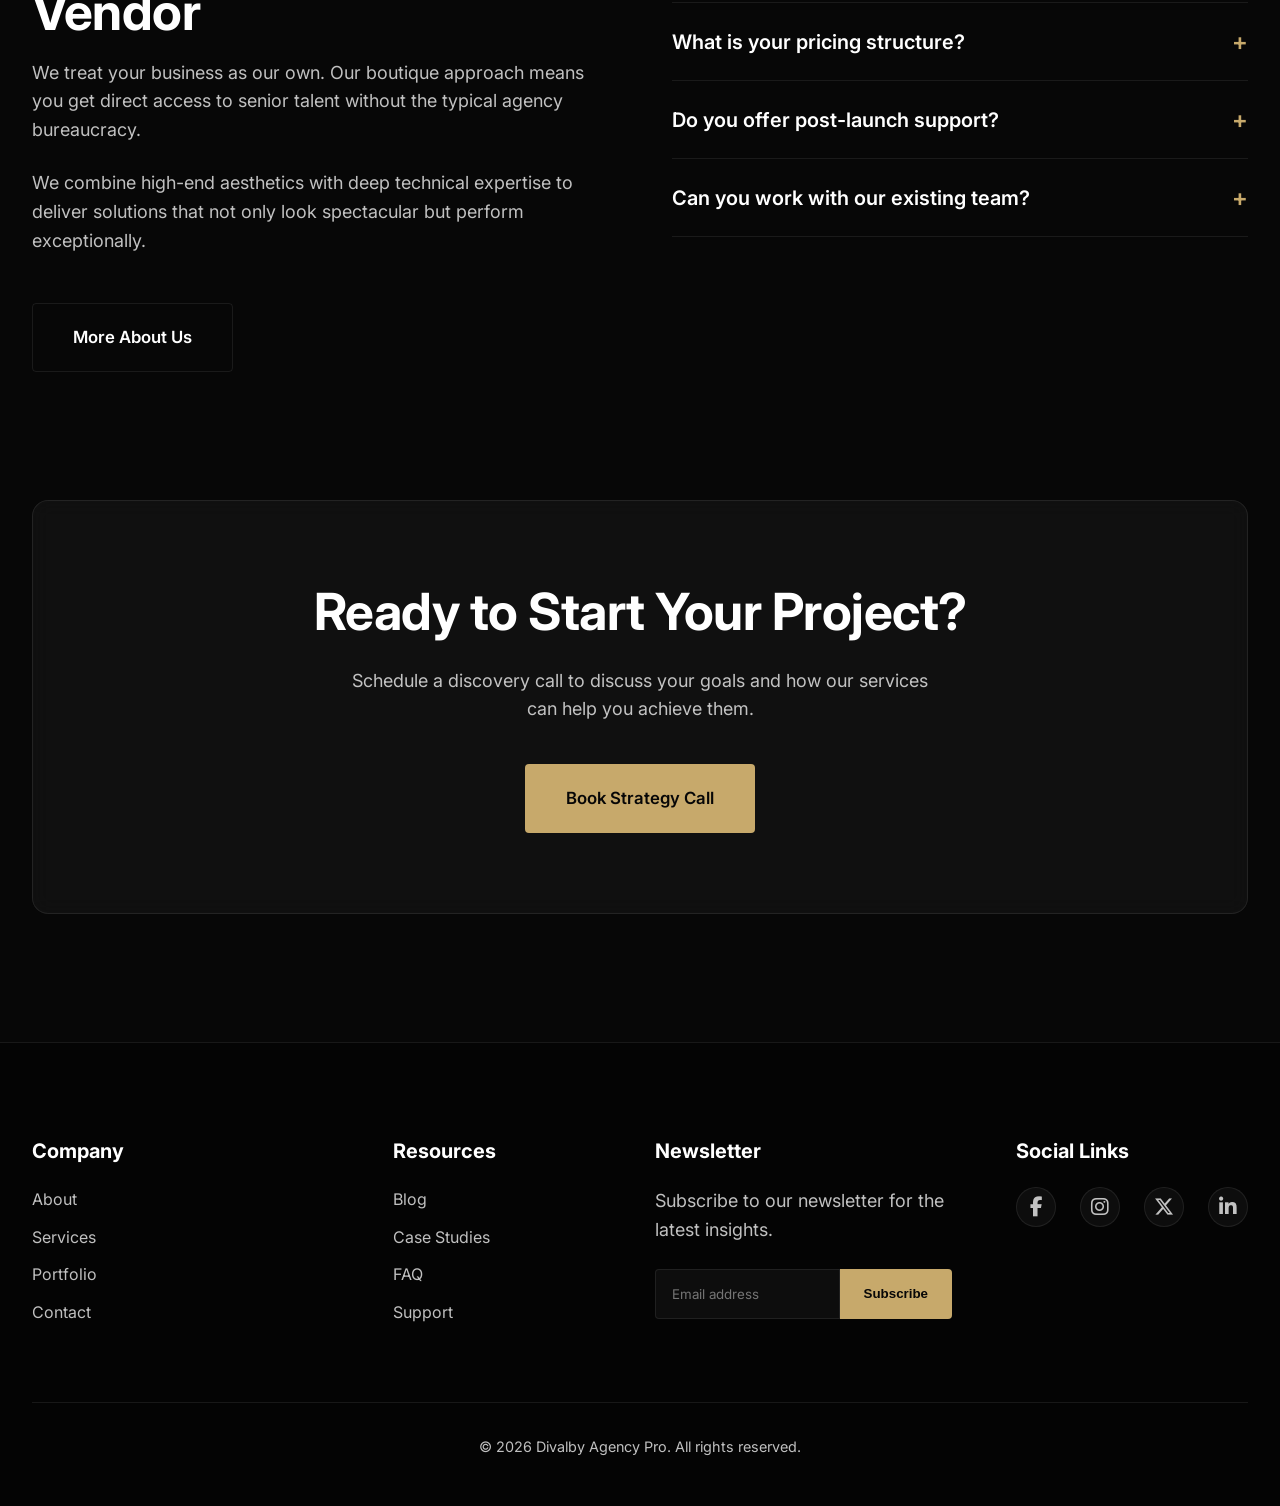
<file: divalby agency pro/services.html>
<!DOCTYPE html>
<html lang="en">
<head>
    <meta charset="UTF-8">
    <meta name="viewport" content="width=device-width, initial-scale=1.0">
    <title>Digital Services | Divalby Agency Pro</title>
    <meta name="description" content="Comprehensive digital services including Brand Identity, Website Design, Development, SEO, and Consulting.">
    <meta property="og:title" content="Digital Services | Divalby Agency Pro">
    <meta property="og:description" content="Comprehensive digital services including Brand Identity, Website Design, Development, SEO, and Consulting.">
    <meta property="og:type" content="website">
    <link rel="icon" type="image/svg+xml" href="assets/favicon.svg">
    <link rel="stylesheet" href="https://cdnjs.cloudflare.com/ajax/libs/font-awesome/6.5.1/css/all.min.css">
    <link rel="stylesheet" href="css/style.css">
</head>
<body>

    <!-- Header Placeholder -->
    <div id="header-placeholder"></div>

    <!-- Page Hero -->
    <section class="hero text-center" style="min-height: 50vh; padding-top: 15rem; padding-bottom: 5rem;">
        <div class="hero-glow"></div>
        <div class="hero-grid-texture"></div>
        <div class="container reveal">
            <h1 style="margin-bottom: 1.5rem;">Services & Expertise</h1>
            <p style="max-width: 600px; margin: 0 auto; font-size: 1.25rem;">End-to-end digital solutions designed to elevate your brand and drive sustainable growth.</p>
        </div>
    </section>

    <!-- Services Grid -->
    <section style="padding-top: 0;">
        <div class="container">
            <div style="display: grid; grid-template-columns: repeat(auto-fit, minmax(min(100%, 300px), 1fr)); gap: 2rem;">
                <div class="glass-card reveal">
                    <div style="color: var(--primary-accent); font-size: 2.5rem; font-weight: 800; margin-bottom: 1.5rem;">01</div>
                    <h3 style="font-size: 1.5rem; margin-bottom: 1rem;">Brand Identity</h3>
                    <p>We build compelling brand narratives, visual identities, and design systems that resonate deeply with your target audience and stand the test of time.</p>
                    <ul style="list-style: none; color: var(--text-secondary); margin-top: 1.5rem;">
                        <li style="margin-bottom: 0.5rem; border-bottom: 1px solid var(--border-color); padding-bottom: 0.5rem;">Logo Design</li>
                        <li style="margin-bottom: 0.5rem; border-bottom: 1px solid var(--border-color); padding-bottom: 0.5rem;">Brand Strategy</li>
                        <li>Visual Guidelines</li>
                    </ul>
                </div>
                <div class="glass-card reveal" style="transition-delay: 0.1s;">
                    <div style="color: var(--primary-accent); font-size: 2.5rem; font-weight: 800; margin-bottom: 1.5rem;">02</div>
                    <h3 style="font-size: 1.5rem; margin-bottom: 1rem;">Website Design</h3>
                    <p>Award-winning UI/UX design that merges aesthetics with usability. We craft digital experiences that convert visitors into loyal customers.</p>
                    <ul style="list-style: none; color: var(--text-secondary); margin-top: 1.5rem;">
                        <li style="margin-bottom: 0.5rem; border-bottom: 1px solid var(--border-color); padding-bottom: 0.5rem;">UI/UX Design</li>
                        <li style="margin-bottom: 0.5rem; border-bottom: 1px solid var(--border-color); padding-bottom: 0.5rem;">Prototyping</li>
                        <li>Design Systems</li>
                    </ul>
                </div>
                <div class="glass-card reveal" style="transition-delay: 0.2s;">
                    <div style="color: var(--primary-accent); font-size: 2.5rem; font-weight: 800; margin-bottom: 1.5rem;">03</div>
                    <h3 style="font-size: 1.5rem; margin-bottom: 1rem;">Development</h3>
                    <p>Robust, scalable, and high-performance development using the latest technologies. From landing pages to complex web applications.</p>
                    <ul style="list-style: none; color: var(--text-secondary); margin-top: 1.5rem;">
                        <li style="margin-bottom: 0.5rem; border-bottom: 1px solid var(--border-color); padding-bottom: 0.5rem;">Front-end Dev</li>
                        <li style="margin-bottom: 0.5rem; border-bottom: 1px solid var(--border-color); padding-bottom: 0.5rem;">Back-end Dev</li>
                        <li>CMS Integration</li>
                    </ul>
                </div>
                <div class="glass-card reveal">
                    <div style="color: var(--primary-accent); font-size: 2.5rem; font-weight: 800; margin-bottom: 1.5rem;">04</div>
                    <h3 style="font-size: 1.5rem; margin-bottom: 1rem;">SEO</h3>
                    <p>Data-driven search engine optimization strategies that increase your visibility, drive organic traffic, and establish authority in your niche.</p>
                    <ul style="list-style: none; color: var(--text-secondary); margin-top: 1.5rem;">
                        <li style="margin-bottom: 0.5rem; border-bottom: 1px solid var(--border-color); padding-bottom: 0.5rem;">Technical SEO</li>
                        <li style="margin-bottom: 0.5rem; border-bottom: 1px solid var(--border-color); padding-bottom: 0.5rem;">Content Strategy</li>
                        <li>Link Building</li>
                    </ul>
                </div>
                <div class="glass-card reveal" style="transition-delay: 0.1s;">
                    <div style="color: var(--primary-accent); font-size: 2.5rem; font-weight: 800; margin-bottom: 1.5rem;">05</div>
                    <h3 style="font-size: 1.5rem; margin-bottom: 1rem;">Marketing</h3>
                    <p>Comprehensive digital marketing campaigns that target the right audience at the right time, maximizing your return on investment.</p>
                    <ul style="list-style: none; color: var(--text-secondary); margin-top: 1.5rem;">
                        <li style="margin-bottom: 0.5rem; border-bottom: 1px solid var(--border-color); padding-bottom: 0.5rem;">PPC & Ads</li>
                        <li style="margin-bottom: 0.5rem; border-bottom: 1px solid var(--border-color); padding-bottom: 0.5rem;">Social Media</li>
                        <li>Email Marketing</li>
                    </ul>
                </div>
                <div class="glass-card reveal" style="transition-delay: 0.2s;">
                    <div style="color: var(--primary-accent); font-size: 2.5rem; font-weight: 800; margin-bottom: 1.5rem;">06</div>
                    <h3 style="font-size: 1.5rem; margin-bottom: 1rem;">Consulting</h3>
                    <p>Strategic advisory to help you navigate digital transformation, optimize operations, and scale your business effectively.</p>
                    <ul style="list-style: none; color: var(--text-secondary); margin-top: 1.5rem;">
                        <li style="margin-bottom: 0.5rem; border-bottom: 1px solid var(--border-color); padding-bottom: 0.5rem;">Digital Strategy</li>
                        <li style="margin-bottom: 0.5rem; border-bottom: 1px solid var(--border-color); padding-bottom: 0.5rem;">Tech Audits</li>
                        <li>Growth Planning</li>
                    </ul>
                </div>
            </div>
        </div>
    </section>

    <!-- Process Timeline -->
    <section style="background-color: #040404;">
        <div class="container">
            <div class="text-center reveal" style="margin-bottom: 4rem;">
                <span class="premium-badge">Our Process</span>
                <h2>How We Deliver Excellence</h2>
            </div>
            
            <div style="max-width: 800px; margin: 0 auto; position: relative;">
                <!-- Timeline Line -->
                <div style="position: absolute; left: 20px; top: 0; bottom: 0; width: 2px; background: var(--border-color); z-index: 1;"></div>
                
                <!-- Steps -->
                <div class="reveal-left" style="position: relative; padding-left: 60px; margin-bottom: 3rem;">
                    <div style="position: absolute; left: 11px; top: 5px; width: 20px; height: 20px; border-radius: 50%; background: var(--bg-color); border: 2px solid var(--primary-accent); z-index: 2;"></div>
                    <h3 style="color: var(--primary-accent); font-size: 1.25rem; margin-bottom: 0.5rem;">01. Discovery</h3>
                    <p>We immerse ourselves in your business to understand your goals, target audience, and competitive landscape.</p>
                </div>
                
                <div class="reveal-left" style="position: relative; padding-left: 60px; margin-bottom: 3rem;">
                    <div style="position: absolute; left: 11px; top: 5px; width: 20px; height: 20px; border-radius: 50%; background: var(--bg-color); border: 2px solid var(--primary-accent); z-index: 2;"></div>
                    <h3 style="color: var(--primary-accent); font-size: 1.25rem; margin-bottom: 0.5rem;">02. Strategy</h3>
                    <p>We define a comprehensive roadmap and architecture to ensure every decision aligns with your business objectives.</p>
                </div>

                <div class="reveal-left" style="position: relative; padding-left: 60px; margin-bottom: 3rem;">
                    <div style="position: absolute; left: 11px; top: 5px; width: 20px; height: 20px; border-radius: 50%; background: var(--bg-color); border: 2px solid var(--primary-accent); z-index: 2;"></div>
                    <h3 style="color: var(--primary-accent); font-size: 1.25rem; margin-bottom: 0.5rem;">03. Design</h3>
                    <p>Our award-winning designers create stunning, intuitive interfaces that elevate your brand and engage your users.</p>
                </div>

                <div class="reveal-left" style="position: relative; padding-left: 60px; margin-bottom: 3rem;">
                    <div style="position: absolute; left: 11px; top: 5px; width: 20px; height: 20px; border-radius: 50%; background: var(--bg-color); border: 2px solid var(--primary-accent); z-index: 2;"></div>
                    <h3 style="color: var(--primary-accent); font-size: 1.25rem; margin-bottom: 0.5rem;">04. Development</h3>
                    <p>We bring the designs to life with clean, scalable, and highly optimized code utilizing modern technologies.</p>
                </div>

                <div class="reveal-left" style="position: relative; padding-left: 60px; margin-bottom: 3rem;">
                    <div style="position: absolute; left: 11px; top: 5px; width: 20px; height: 20px; border-radius: 50%; background: var(--bg-color); border: 2px solid var(--primary-accent); z-index: 2;"></div>
                    <h3 style="color: var(--primary-accent); font-size: 1.25rem; margin-bottom: 0.5rem;">05. Launch</h3>
                    <p>Rigorous QA testing ensures a flawless deployment. We handle the entire launch process seamlessly.</p>
                </div>

                <div class="reveal-left" style="position: relative; padding-left: 60px;">
                    <div style="position: absolute; left: 11px; top: 5px; width: 20px; height: 20px; border-radius: 50%; background: var(--bg-color); border: 2px solid var(--primary-accent); z-index: 2;"></div>
                    <h3 style="color: var(--primary-accent); font-size: 1.25rem; margin-bottom: 0.5rem;">06. Growth</h3>
                    <p>Post-launch, we monitor performance, gather data, and continuously optimize to drive long-term success.</p>
                </div>
            </div>
        </div>
    </section>

    <!-- Why Work With Us & FAQ -->
    <section>
        <div class="container">
            <div style="display: grid; grid-template-columns: 1fr 1fr; gap: 4rem;">
                <div class="reveal-left">
                    <span class="premium-badge">Why Us</span>
                    <h2>A Partner, Not Just a Vendor</h2>
                    <p>We treat your business as our own. Our boutique approach means you get direct access to senior talent without the typical agency bureaucracy.</p>
                    <p>We combine high-end aesthetics with deep technical expertise to deliver solutions that not only look spectacular but perform exceptionally.</p>
                    <a href="about.html" class="btn btn-secondary" style="margin-top: 1.5rem;">More About Us</a>
                </div>
                
                <div class="reveal-right">
                    <h3 style="margin-bottom: 2rem;">Frequently Asked Questions</h3>
                    <div class="faq-item">
                        <button class="faq-question">How long does a typical project take? <span class="faq-icon">+</span></button>
                        <div class="faq-answer">
                            Project timelines vary depending on complexity. A standard corporate website typically takes 6-8 weeks, while complex platforms may take 3-6 months. We provide detailed timelines during the discovery phase.
                        </div>
                    </div>
                    <div class="faq-item">
                        <button class="faq-question">What is your pricing structure? <span class="faq-icon">+</span></button>
                        <div class="faq-answer">
                            We offer custom pricing based on project scope and requirements. We believe in value-based pricing and ensure total transparency with no hidden costs. Contact us for a detailed proposal.
                        </div>
                    </div>
                    <div class="faq-item">
                        <button class="faq-question">Do you offer post-launch support? <span class="faq-icon">+</span></button>
                        <div class="faq-answer">
                            Absolutely. We offer comprehensive maintenance, SEO, and growth retainers to ensure your digital assets continue to perform at their best long after launch.
                        </div>
                    </div>
                    <div class="faq-item">
                        <button class="faq-question">Can you work with our existing team? <span class="faq-icon">+</span></button>
                        <div class="faq-answer">
                            Yes, we frequently collaborate with in-house design or development teams, acting as an extension of your company to provide specialized expertise where needed.
                        </div>
                    </div>
                </div>
            </div>
        </div>
    </section>

    <!-- CTA Section -->
    <section style="padding-top: 0;">
        <div class="container reveal-scale">
            <div class="glass-card text-center" style="padding: 5rem 2rem; position: relative; overflow: hidden;">
                <h2 style="margin-bottom: 1.5rem;">Ready to Start Your Project?</h2>
                <p style="max-width: 600px; margin: 0 auto 2.5rem;">Schedule a discovery call to discuss your goals and how our services can help you achieve them.</p>
                <a href="contact.html" class="btn btn-primary">Book Strategy Call</a>
            </div>
        </div>
    </section>

    <!-- Footer Placeholder -->
    <div id="footer-placeholder"></div>

    <script src="js/script.js"></script>
</body>
</html>
</file>
<file: css/style.css>
/* ============================================
   Divalby Demo Hub — Premium Design System
   ============================================ */

:root {
  --bg: #050505;
  --surface: #0B0B0B;
  --card: #111111;
  --gold: #C7A96B;
  --gold-light: #E2C48A;
  --white: #FFFFFF;
  --muted: #A0A0A0;
  --border: rgba(199, 169, 107, 0.2);
  --border-hover: rgba(199, 169, 107, 0.5);

  --font-heading: 'Cormorant Garamond', Georgia, serif;
  --font-body: 'Inter', -apple-system, BlinkMacSystemFont, sans-serif;

  --nav-height: 80px;
  --container: 1280px;
  --radius: 12px;
  --radius-lg: 20px;
  --transition: 0.4s cubic-bezier(0.25, 0.46, 0.45, 0.94);
  --shadow-gold: 0 0 40px rgba(199, 169, 107, 0.15);
  --shadow-card: 0 24px 48px rgba(0, 0, 0, 0.4);
}

/* Reset */
*, *::before, *::after {
  box-sizing: border-box;
  margin: 0;
  padding: 0;
}

html {
  scroll-behavior: smooth;
  -webkit-font-smoothing: antialiased;
  -moz-osx-font-smoothing: grayscale;
}

body {
  font-family: var(--font-body);
  font-size: 16px;
  line-height: 1.6;
  color: var(--white);
  background: var(--bg);
  overflow-x: hidden;
}

img {
  max-width: 100%;
  height: auto;
  display: block;
}

a {
  color: inherit;
  text-decoration: none;
}

button {
  font-family: inherit;
  cursor: pointer;
  border: none;
  background: none;
  color: inherit;
}

ul {
  list-style: none;
}

.container {
  width: 100%;
  max-width: var(--container);
  margin: 0 auto;
  padding: 0 24px;
}

.section {
  padding: 120px 0;
  position: relative;
}

/* Mouse Glow */
.mouse-glow {
  position: fixed;
  width: 400px;
  height: 400px;
  border-radius: 50%;
  background: radial-gradient(circle, rgba(199, 169, 107, 0.06) 0%, transparent 70%);
  pointer-events: none;
  z-index: 9999;
  transform: translate(-50%, -50%);
  transition: opacity 0.3s;
  opacity: 0;
}

body.mouse-active .mouse-glow {
  opacity: 1;
}

@media (max-width: 768px) {
  .mouse-glow { display: none; }
}

/* ============================================
   Buttons
   ============================================ */

.btn {
  display: inline-flex;
  align-items: center;
  justify-content: center;
  gap: 8px;
  padding: 14px 32px;
  font-size: 14px;
  font-weight: 500;
  letter-spacing: 0.04em;
  text-transform: uppercase;
  border-radius: 4px;
  position: relative;
  overflow: hidden;
  transition: var(--transition);
  white-space: nowrap;
}

.btn span {
  position: relative;
  z-index: 1;
}

.btn--primary {
  background: linear-gradient(135deg, var(--gold) 0%, var(--gold-light) 100%);
  color: var(--bg);
  border: 1px solid transparent;
}

.btn--primary::before {
  content: '';
  position: absolute;
  inset: 0;
  background: linear-gradient(135deg, var(--gold-light) 0%, var(--gold) 100%);
  opacity: 0;
  transition: opacity var(--transition);
}

.btn--primary:hover::before {
  opacity: 1;
}

.btn--primary:hover {
  box-shadow: var(--shadow-gold);
  transform: translateY(-2px);
}

.btn--outline {
  background: transparent;
  color: var(--white);
  border: 1px solid var(--border);
}

.btn--outline:hover {
  border-color: var(--gold);
  color: var(--gold-light);
  box-shadow: var(--shadow-gold);
}

.btn--sm {
  padding: 10px 20px;
  font-size: 12px;
}

.btn--lg {
  padding: 18px 40px;
  font-size: 15px;
}

.btn--ghost {
  background: transparent;
  color: var(--gold);
  border: 1px solid var(--border);
  padding: 10px 24px;
  font-size: 13px;
}

.btn--ghost:hover {
  border-color: var(--gold);
  background: rgba(199, 169, 107, 0.08);
}

/* Shine effect */
.btn::after {
  content: '';
  position: absolute;
  top: 0;
  left: -100%;
  width: 60%;
  height: 100%;
  background: linear-gradient(90deg, transparent, rgba(255, 255, 255, 0.2), transparent);
  transition: left 0.6s ease;
}

.btn:hover::after {
  left: 120%;
}

/* ============================================
   Navigation
   ============================================ */

.nav-header {
  position: fixed;
  top: 0;
  left: 0;
  right: 0;
  z-index: 1000;
  height: var(--nav-height);
  transition: var(--transition);
}

.nav-header.scrolled {
  background: rgba(5, 5, 5, 0.85);
  backdrop-filter: blur(20px);
  -webkit-backdrop-filter: blur(20px);
  border-bottom: 1px solid var(--border);
}

.nav {
  display: flex;
  align-items: center;
  justify-content: space-between;
  height: 100%;
}

.nav__logo {
  display: flex;
  align-items: center;
  gap: 10px;
  font-family: var(--font-heading);
  font-size: 24px;
  font-weight: 600;
  letter-spacing: 0.02em;
  transition: color var(--transition);
}

.nav__logo:hover {
  color: var(--gold-light);
}

.nav__logo-icon {
  width: 32px;
  height: 32px;
  color: var(--gold);
}

.nav__links {
  display: flex;
  align-items: center;
  gap: 40px;
}

.nav__link {
  font-size: 14px;
  font-weight: 400;
  letter-spacing: 0.06em;
  text-transform: uppercase;
  color: var(--muted);
  position: relative;
  transition: color var(--transition);
}

.nav__link::after {
  content: '';
  position: absolute;
  bottom: -4px;
  left: 0;
  width: 0;
  height: 1px;
  background: var(--gold);
  transition: width var(--transition);
}

.nav__link:hover {
  color: var(--gold-light);
}

.nav__link:hover::after {
  width: 100%;
}

.nav__cta {
  flex-shrink: 0;
}

.nav__toggle {
  display: none;
  flex-direction: column;
  justify-content: center;
  gap: 6px;
  width: 44px;
  height: 44px;
  padding: 0;
  z-index: 10001;
  position: relative;
}

.nav__toggle span {
  display: block;
  width: 22px;
  height: 1.5px;
  margin: 0 auto;
  background: var(--white);
  transition: transform 0.4s cubic-bezier(0.25, 0.46, 0.45, 0.94),
              opacity 0.3s ease,
              background 0.3s ease;
  transform-origin: center;
}

.nav__toggle.active span:nth-child(1) {
  transform: translateY(7.5px) rotate(45deg);
}

.nav__toggle.active span:nth-child(2) {
  opacity: 0;
  transform: scaleX(0);
}

.nav__toggle.active span:nth-child(3) {
  transform: translateY(-7.5px) rotate(-45deg);
}

@media (max-width: 968px) {
  .nav__links--desktop {
    display: none;
  }

  .nav__cta {
    display: none;
  }

  .nav__toggle {
    display: flex;
  }

  .nav-header.menu-open {
    background: transparent;
    backdrop-filter: none;
    -webkit-backdrop-filter: none;
    border-bottom-color: transparent;
  }
}

/* ============================================
   Mobile Navigation
   ============================================ */

.mobile-nav {
  position: fixed;
  inset: 0;
  z-index: 10000;
  pointer-events: none;
  visibility: hidden;
}

.mobile-nav.open {
  pointer-events: auto;
  visibility: visible;
}

.mobile-nav__backdrop {
  position: absolute;
  inset: 0;
  background: rgba(5, 5, 5, 0.6);
  backdrop-filter: blur(8px);
  -webkit-backdrop-filter: blur(8px);
  opacity: 0;
  transition: opacity 0.5s cubic-bezier(0.25, 0.46, 0.45, 0.94);
}

.mobile-nav.open .mobile-nav__backdrop {
  opacity: 1;
}

.mobile-nav__panel {
  position: absolute;
  top: 0;
  right: 0;
  width: min(100%, 420px);
  height: 100%;
  height: 100dvh;
  display: flex;
  flex-direction: column;
  background: rgba(8, 8, 8, 0.98);
  backdrop-filter: blur(40px);
  -webkit-backdrop-filter: blur(40px);
  border-left: 1px solid var(--border);
  box-shadow: -24px 0 80px rgba(0, 0, 0, 0.5);
  transform: translateX(100%);
  transition: transform 0.55s cubic-bezier(0.22, 1, 0.36, 1);
  overflow: hidden;
}

.mobile-nav.open .mobile-nav__panel {
  transform: translateX(0);
}

.mobile-nav__panel::before {
  content: '';
  position: absolute;
  top: 0;
  left: 0;
  right: 0;
  height: 200px;
  background: radial-gradient(ellipse at 80% 0%, rgba(199, 169, 107, 0.12) 0%, transparent 70%);
  pointer-events: none;
}

.mobile-nav__header {
  display: flex;
  align-items: center;
  justify-content: space-between;
  padding: 20px 24px;
  min-height: var(--nav-height);
  border-bottom: 1px solid var(--border);
  position: relative;
  z-index: 1;
  flex-shrink: 0;
}

.mobile-nav__logo {
  display: flex;
  align-items: center;
  gap: 10px;
  font-family: var(--font-heading);
  font-size: 22px;
  font-weight: 600;
  color: var(--white);
}

.mobile-nav__logo svg {
  width: 28px;
  height: 28px;
  color: var(--gold);
}

.mobile-nav__close {
  width: 44px;
  height: 44px;
  display: flex;
  align-items: center;
  justify-content: center;
  border: 1px solid var(--border);
  border-radius: 50%;
  color: var(--muted);
  transition: var(--transition);
}

.mobile-nav__close svg {
  width: 18px;
  height: 18px;
}

.mobile-nav__close:hover {
  color: var(--gold-light);
  border-color: var(--gold);
  background: rgba(199, 169, 107, 0.08);
}

.mobile-nav__content {
  flex: 1;
  display: flex;
  flex-direction: column;
  justify-content: center;
  padding: 40px 32px;
  position: relative;
  z-index: 1;
  overflow-y: auto;
  -webkit-overflow-scrolling: touch;
}

.mobile-nav__links {
  display: flex;
  flex-direction: column;
  gap: 8px;
  margin-bottom: 40px;
}

.mobile-nav__link {
  display: block;
  font-family: var(--font-heading);
  font-size: clamp(2rem, 8vw, 2.75rem);
  font-weight: 500;
  line-height: 1.2;
  color: var(--white);
  padding: 12px 0;
  position: relative;
  overflow: hidden;
  opacity: 0;
  transform: translateX(24px);
  transition: color 0.3s ease;
}

.mobile-nav.open .mobile-nav__link {
  animation: mobileLinkIn 0.6s cubic-bezier(0.22, 1, 0.36, 1) forwards;
}

.mobile-nav.open .mobile-nav__link[data-index="0"] { animation-delay: 0.1s; }
.mobile-nav.open .mobile-nav__link[data-index="1"] { animation-delay: 0.15s; }
.mobile-nav.open .mobile-nav__link[data-index="2"] { animation-delay: 0.2s; }
.mobile-nav.open .mobile-nav__link[data-index="3"] { animation-delay: 0.25s; }

@keyframes mobileLinkIn {
  to {
    opacity: 1;
    transform: translateX(0);
  }
}

.mobile-nav__link span {
  position: relative;
  display: inline-block;
}

.mobile-nav__link span::after {
  content: '';
  position: absolute;
  bottom: 2px;
  left: 0;
  width: 0;
  height: 1px;
  background: var(--gold);
  transition: width 0.4s cubic-bezier(0.25, 0.46, 0.45, 0.94);
}

.mobile-nav__link:active,
.mobile-nav__link:hover {
  color: var(--gold-light);
}

.mobile-nav__link:active span::after,
.mobile-nav__link:hover span::after {
  width: 100%;
}

.mobile-nav__cta {
  width: 100%;
  opacity: 0;
  transform: translateY(16px);
}

.mobile-nav.open .mobile-nav__cta {
  animation: mobileCtaIn 0.6s cubic-bezier(0.22, 1, 0.36, 1) 0.35s forwards;
}

@keyframes mobileCtaIn {
  to {
    opacity: 1;
    transform: translateY(0);
  }
}

.mobile-nav__footer {
  padding: 24px 32px;
  border-top: 1px solid var(--border);
  position: relative;
  z-index: 1;
  flex-shrink: 0;
}

.mobile-nav:not(.open) .mobile-nav__link,
.mobile-nav:not(.open) .mobile-nav__cta {
  animation: none;
  opacity: 0;
}

.mobile-nav:not(.open) .mobile-nav__link {
  transform: translateX(24px);
}

.mobile-nav:not(.open) .mobile-nav__cta {
  transform: translateY(16px);
}

.mobile-nav__label {
  font-size: 11px;
  font-weight: 500;
  letter-spacing: 0.2em;
  text-transform: uppercase;
  color: var(--gold);
  opacity: 0.7;
}

@media (max-width: 480px) {
  .mobile-nav__panel {
    width: 100%;
    border-left: none;
  }

  .mobile-nav__content {
    padding: 32px 24px;
  }

  .mobile-nav__link {
    font-size: clamp(1.75rem, 9vw, 2.25rem);
  }
}

body.menu-open {
  overflow: hidden;
  touch-action: none;
}

body.menu-open .nav-header {
  z-index: 10001;
}

/* ============================================
   Hero
   ============================================ */

.hero {
  position: relative;
  min-height: 100vh;
  display: flex;
  align-items: center;
  justify-content: center;
  padding: calc(var(--nav-height) + 60px) 0 80px;
  overflow: hidden;
}

.hero__bg {
  position: absolute;
  inset: 0;
  z-index: 0;
}

.hero__gradient {
  position: absolute;
  inset: 0;
  background:
    radial-gradient(ellipse 80% 60% at 50% 0%, rgba(199, 169, 107, 0.12) 0%, transparent 60%),
    radial-gradient(ellipse 50% 40% at 80% 20%, rgba(199, 169, 107, 0.06) 0%, transparent 50%),
    radial-gradient(ellipse 40% 30% at 20% 80%, rgba(199, 169, 107, 0.04) 0%, transparent 50%),
    linear-gradient(180deg, var(--bg) 0%, var(--surface) 100%);
}

.hero__rays {
  position: absolute;
  inset: 0;
  background:
    conic-gradient(from 180deg at 50% -20%, transparent 0deg, rgba(199, 169, 107, 0.03) 30deg, transparent 60deg, rgba(199, 169, 107, 0.02) 120deg, transparent 180deg);
  animation: raysRotate 30s linear infinite;
}

@keyframes raysRotate {
  to { transform: rotate(360deg); }
}

.hero__particles {
  position: absolute;
  inset: 0;
  width: 100%;
  height: 100%;
}

.hero__float {
  position: absolute;
  border-radius: 50%;
  border: 1px solid var(--border);
  pointer-events: none;
  z-index: 1;
}

.hero__float--1 {
  width: 300px;
  height: 300px;
  top: 15%;
  right: 10%;
  background: radial-gradient(circle, rgba(199, 169, 107, 0.04) 0%, transparent 70%);
  animation: float1 8s ease-in-out infinite;
}

.hero__float--2 {
  width: 180px;
  height: 180px;
  bottom: 20%;
  left: 8%;
  background: radial-gradient(circle, rgba(199, 169, 107, 0.06) 0%, transparent 70%);
  animation: float2 10s ease-in-out infinite;
}

.hero__float--3 {
  width: 120px;
  height: 120px;
  top: 40%;
  left: 15%;
  border-color: rgba(199, 169, 107, 0.1);
  animation: float3 12s ease-in-out infinite;
}

@keyframes float1 {
  0%, 100% { transform: translateY(0) rotate(0deg); }
  50% { transform: translateY(-30px) rotate(5deg); }
}

@keyframes float2 {
  0%, 100% { transform: translateY(0) rotate(0deg); }
  50% { transform: translateY(20px) rotate(-3deg); }
}

@keyframes float3 {
  0%, 100% { transform: translate(0, 0); }
  33% { transform: translate(15px, -15px); }
  66% { transform: translate(-10px, 10px); }
}

.hero__content {
  position: relative;
  z-index: 2;
  text-align: center;
  max-width: 900px;
}

.hero__label {
  display: inline-block;
  font-size: 12px;
  font-weight: 500;
  letter-spacing: 0.25em;
  text-transform: uppercase;
  color: var(--gold);
  margin-bottom: 24px;
  padding: 8px 20px;
  border: 1px solid var(--border);
  border-radius: 100px;
}

.hero__title {
  font-family: var(--font-heading);
  font-size: clamp(2.5rem, 6vw, 4.5rem);
  font-weight: 500;
  line-height: 1.1;
  letter-spacing: -0.01em;
  margin-bottom: 24px;
  background: linear-gradient(135deg, var(--white) 0%, var(--gold-light) 100%);
  -webkit-background-clip: text;
  -webkit-text-fill-color: transparent;
  background-clip: text;
}

.hero__subtitle {
  font-size: clamp(1rem, 2vw, 1.2rem);
  color: var(--muted);
  max-width: 640px;
  margin: 0 auto 40px;
  line-height: 1.7;
  font-weight: 300;
}

.hero__actions {
  display: flex;
  gap: 16px;
  justify-content: center;
  flex-wrap: wrap;
}

.hero__scroll-indicator {
  position: absolute;
  bottom: 40px;
  left: 50%;
  transform: translateX(-50%);
  z-index: 2;
}

.hero__scroll-indicator span {
  display: block;
  width: 1px;
  height: 48px;
  background: linear-gradient(to bottom, var(--gold), transparent);
  animation: scrollPulse 2s ease-in-out infinite;
}

@keyframes scrollPulse {
  0%, 100% { opacity: 0.3; transform: scaleY(0.6); }
  50% { opacity: 1; transform: scaleY(1); }
}

/* ============================================
   Section Headers
   ============================================ */

.section__header {
  text-align: center;
  max-width: 680px;
  margin: 0 auto 64px;
}

.section__label {
  display: inline-block;
  font-size: 12px;
  font-weight: 500;
  letter-spacing: 0.2em;
  text-transform: uppercase;
  color: var(--gold);
  margin-bottom: 16px;
}

.section__title {
  font-family: var(--font-heading);
  font-size: clamp(2rem, 4vw, 3rem);
  font-weight: 500;
  line-height: 1.2;
  margin-bottom: 16px;
}

.section__desc {
  color: var(--muted);
  font-size: 17px;
  line-height: 1.7;
  font-weight: 300;
}

/* ============================================
   Statistics
   ============================================ */

.stats {
  padding: 80px 0;
  background: var(--surface);
  border-top: 1px solid var(--border);
  border-bottom: 1px solid var(--border);
}

.stats__grid {
  display: grid;
  grid-template-columns: repeat(4, 1fr);
  gap: 24px;
}

.stats__card {
  text-align: center;
  padding: 40px 24px;
  background: var(--card);
  border: 1px solid var(--border);
  border-radius: var(--radius);
  transition: var(--transition);
}

.stats__card:hover {
  border-color: var(--border-hover);
  box-shadow: var(--shadow-gold);
  transform: translateY(-4px);
}

.stats__number {
  display: block;
  font-family: var(--font-heading);
  font-size: clamp(2rem, 4vw, 3rem);
  font-weight: 600;
  color: var(--gold-light);
  margin-bottom: 8px;
  line-height: 1;
}

.stats__number--text {
  font-size: clamp(1.5rem, 3vw, 2.2rem);
}

.stats__label {
  font-size: 14px;
  letter-spacing: 0.1em;
  text-transform: uppercase;
  color: var(--muted);
}

@media (max-width: 768px) {
  .stats__grid {
    grid-template-columns: repeat(2, 1fr);
  }
}

@media (max-width: 480px) {
  .stats__grid {
    grid-template-columns: 1fr;
  }
}

/* ============================================
   Templates — Search & Filters
   ============================================ */

.templates__controls {
  display: flex;
  flex-direction: column;
  gap: 24px;
  margin-bottom: 48px;
}

.search-bar {
  position: relative;
  max-width: 480px;
  margin: 0 auto;
  width: 100%;
}

.search-bar__icon {
  position: absolute;
  left: 20px;
  top: 50%;
  transform: translateY(-50%);
  width: 20px;
  height: 20px;
  color: var(--muted);
  pointer-events: none;
  transition: color var(--transition);
}

.search-bar__input {
  width: 100%;
  padding: 16px 20px 16px 52px;
  font-family: var(--font-body);
  font-size: 15px;
  color: var(--white);
  background: var(--card);
  border: 1px solid var(--border);
  border-radius: var(--radius);
  outline: none;
  transition: var(--transition);
}

.search-bar__input::placeholder {
  color: var(--muted);
}

.search-bar__input:focus {
  border-color: var(--gold);
  box-shadow: 0 0 0 3px rgba(199, 169, 107, 0.1);
}

.search-bar:focus-within .search-bar__icon {
  color: var(--gold);
}

.filter-pills {
  display: flex;
  flex-wrap: wrap;
  gap: 10px;
  justify-content: center;
}

.filter-pill {
  padding: 10px 20px;
  font-size: 13px;
  font-weight: 500;
  letter-spacing: 0.04em;
  color: var(--muted);
  background: var(--card);
  border: 1px solid var(--border);
  border-radius: 100px;
  transition: var(--transition);
}

.filter-pill:hover {
  color: var(--gold-light);
  border-color: var(--border-hover);
}

.filter-pill.active {
  color: var(--bg);
  background: linear-gradient(135deg, var(--gold) 0%, var(--gold-light) 100%);
  border-color: transparent;
}

/* ============================================
   Template Cards
   ============================================ */

.templates__grid {
  display: grid;
  grid-template-columns: repeat(auto-fill, minmax(380px, 1fr));
  gap: 32px;
}

.templates__empty {
  text-align: center;
  color: var(--muted);
  font-size: 18px;
  padding: 60px 0;
}

.template-card {
  background: var(--card);
  border: 1px solid var(--border);
  border-radius: var(--radius-lg);
  overflow: hidden;
  transition: var(--transition);
  opacity: 1;
  transform: translateY(0);
  position: relative;
}

.template-card.filtered-out {
  display: none;
}

.template-card::before {
  content: '';
  position: absolute;
  inset: -1px;
  border-radius: var(--radius-lg);
  padding: 1px;
  background: linear-gradient(135deg, transparent, var(--gold), transparent);
  -webkit-mask: linear-gradient(#fff 0 0) content-box, linear-gradient(#fff 0 0);
  mask: linear-gradient(#fff 0 0) content-box, linear-gradient(#fff 0 0);
  -webkit-mask-composite: xor;
  mask-composite: exclude;
  opacity: 0;
  transition: opacity var(--transition);
  pointer-events: none;
  z-index: 1;
}

.template-card:hover::before {
  opacity: 1;
}

.template-card:hover {
  transform: translateY(-8px);
  box-shadow: var(--shadow-card), var(--shadow-gold);
  border-color: var(--border-hover);
}

.template-card__preview {
  position: relative;
  aspect-ratio: 16 / 10;
  overflow: hidden;
  background: var(--surface);
}

.template-card__preview img {
  width: 100%;
  height: 100%;
  object-fit: cover;
  transition: transform 0.6s ease;
}

.template-card:hover .template-card__preview img {
  transform: scale(1.05);
}

.template-card__preview::after {
  content: '';
  position: absolute;
  inset: 0;
  background: linear-gradient(to top, var(--card) 0%, transparent 40%);
  pointer-events: none;
}

.template-card__badge {
  position: absolute;
  top: 16px;
  left: 16px;
  z-index: 2;
  padding: 6px 14px;
  font-size: 11px;
  font-weight: 600;
  letter-spacing: 0.1em;
  text-transform: uppercase;
  color: var(--gold-light);
  background: rgba(5, 5, 5, 0.8);
  backdrop-filter: blur(8px);
  border: 1px solid var(--border);
  border-radius: 100px;
}

.template-card__body {
  padding: 28px;
}

.template-card__title {
  font-family: var(--font-heading);
  font-size: 1.6rem;
  font-weight: 500;
  margin-bottom: 10px;
  transition: color var(--transition);
}

.template-card:hover .template-card__title {
  color: var(--gold-light);
}

.template-card__desc {
  color: var(--muted);
  font-size: 14px;
  line-height: 1.7;
  margin-bottom: 20px;
}

.template-card__features {
  display: flex;
  flex-wrap: wrap;
  gap: 8px;
  margin-bottom: 24px;
}

.template-card__feature {
  padding: 4px 12px;
  font-size: 12px;
  color: var(--muted);
  background: var(--surface);
  border: 1px solid var(--border);
  border-radius: 4px;
}

.template-card__actions {
  display: flex;
  gap: 12px;
  flex-wrap: wrap;
}

@media (max-width: 480px) {
  .templates__grid {
    grid-template-columns: 1fr;
  }

  .template-card__actions {
    flex-direction: column;
  }

  .template-card__actions .btn {
    width: 100%;
  }
}

/* ============================================
   Coming Soon
   ============================================ */

.coming-soon {
  background: var(--surface);
  border-top: 1px solid var(--border);
}

.coming-soon__grid {
  display: grid;
  grid-template-columns: repeat(auto-fill, minmax(280px, 1fr));
  gap: 24px;
}

.coming-card {
  position: relative;
  border-radius: var(--radius-lg);
  overflow: hidden;
  border: 1px solid var(--border);
  background: var(--card);
  transition: var(--transition);
}

.coming-card:hover {
  border-color: var(--border-hover);
  transform: translateY(-4px);
}

.coming-card__preview {
  position: relative;
  aspect-ratio: 16 / 10;
  overflow: hidden;
}

.coming-card__preview img {
  width: 100%;
  height: 100%;
  object-fit: cover;
  filter: blur(8px) brightness(0.5);
  transform: scale(1.1);
}

.coming-card__overlay {
  position: absolute;
  inset: 0;
  display: flex;
  flex-direction: column;
  align-items: center;
  justify-content: center;
  gap: 12px;
  background: rgba(5, 5, 5, 0.5);
}

.coming-card__lock {
  width: 40px;
  height: 40px;
  display: flex;
  align-items: center;
  justify-content: center;
  border-radius: 50%;
  background: rgba(199, 169, 107, 0.15);
  border: 1px solid var(--border);
  color: var(--gold);
}

.coming-card__lock svg {
  width: 18px;
  height: 18px;
}

.coming-card__label {
  font-size: 12px;
  font-weight: 600;
  letter-spacing: 0.15em;
  text-transform: uppercase;
  color: var(--gold-light);
}

.coming-card__body {
  padding: 20px 24px;
}

.coming-card__title {
  font-family: var(--font-heading);
  font-size: 1.3rem;
  font-weight: 500;
}

.coming-card__category {
  font-size: 12px;
  color: var(--muted);
  text-transform: uppercase;
  letter-spacing: 0.08em;
  margin-top: 4px;
}

/* ============================================
   Features
   ============================================ */

.features__grid {
  display: grid;
  grid-template-columns: repeat(3, 1fr);
  gap: 24px;
}

.feature-card {
  padding: 36px 28px;
  background: var(--card);
  border: 1px solid var(--border);
  border-radius: var(--radius-lg);
  transition: var(--transition);
  position: relative;
  overflow: hidden;
}

.feature-card::before {
  content: '';
  position: absolute;
  top: 0;
  left: 0;
  right: 0;
  height: 2px;
  background: linear-gradient(90deg, transparent, var(--gold), transparent);
  opacity: 0;
  transition: opacity var(--transition);
}

.feature-card:hover {
  border-color: var(--border-hover);
  transform: translateY(-4px);
  box-shadow: var(--shadow-gold);
}

.feature-card:hover::before {
  opacity: 1;
}

.feature-card__icon {
  width: 48px;
  height: 48px;
  color: var(--gold);
  margin-bottom: 20px;
}

.feature-card__icon svg {
  width: 100%;
  height: 100%;
}

.feature-card__title {
  font-family: var(--font-heading);
  font-size: 1.4rem;
  font-weight: 500;
  margin-bottom: 10px;
}

.feature-card__desc {
  color: var(--muted);
  font-size: 14px;
  line-height: 1.7;
}

@media (max-width: 968px) {
  .features__grid {
    grid-template-columns: repeat(2, 1fr);
  }
}

@media (max-width: 580px) {
  .features__grid {
    grid-template-columns: 1fr;
  }
}

/* ============================================
   Marquee
   ============================================ */

.marquee-section {
  padding: 60px 0;
  overflow: hidden;
  border-top: 1px solid var(--border);
  border-bottom: 1px solid var(--border);
  background: var(--surface);
}

.marquee {
  position: relative;
  width: 100%;
  overflow: hidden;
}

.marquee::before,
.marquee::after {
  content: '';
  position: absolute;
  top: 0;
  bottom: 0;
  width: 120px;
  z-index: 2;
  pointer-events: none;
}

.marquee::before {
  left: 0;
  background: linear-gradient(to right, var(--surface), transparent);
}

.marquee::after {
  right: 0;
  background: linear-gradient(to left, var(--surface), transparent);
}

.marquee__track {
  display: flex;
  gap: 32px;
  width: max-content;
  animation: marqueeScroll 40s linear infinite;
}

.marquee__track:hover {
  animation-play-state: paused;
}

@keyframes marqueeScroll {
  0% { transform: translateX(0); }
  100% { transform: translateX(-50%); }
}

.marquee__item {
  flex-shrink: 0;
  width: 280px;
  border-radius: var(--radius);
  overflow: hidden;
  border: 1px solid var(--border);
  background: var(--card);
  transition: var(--transition);
}

.marquee__item:hover {
  border-color: var(--border-hover);
  box-shadow: var(--shadow-gold);
}

.marquee__item img {
  width: 100%;
  aspect-ratio: 16 / 10;
  object-fit: cover;
}

.marquee__item-name {
  padding: 12px 16px;
  font-family: var(--font-heading);
  font-size: 1rem;
  text-align: center;
  color: var(--gold-light);
}

/* ============================================
   CTA
   ============================================ */

.cta {
  position: relative;
  padding: 140px 0;
  overflow: hidden;
  text-align: center;
}

.cta__bg {
  position: absolute;
  inset: 0;
}

.cta__glow {
  position: absolute;
  inset: 0;
  background:
    radial-gradient(ellipse 60% 80% at 50% 50%, rgba(199, 169, 107, 0.1) 0%, transparent 70%),
    linear-gradient(180deg, var(--bg) 0%, var(--surface) 50%, var(--bg) 100%);
  animation: ctaPulse 6s ease-in-out infinite;
}

@keyframes ctaPulse {
  0%, 100% { opacity: 0.8; }
  50% { opacity: 1; }
}

.cta__content {
  position: relative;
  z-index: 1;
}

.cta__title {
  font-family: var(--font-heading);
  font-size: clamp(2rem, 5vw, 3.5rem);
  font-weight: 500;
  margin-bottom: 16px;
}

.cta__text {
  color: var(--muted);
  font-size: 18px;
  max-width: 560px;
  margin: 0 auto 36px;
  line-height: 1.7;
  font-weight: 300;
}

/* ============================================
   Footer
   ============================================ */

.footer {
  padding: 80px 0 40px;
  background: var(--surface);
  border-top: 1px solid var(--border);
}

.footer__grid {
  display: grid;
  grid-template-columns: 1.5fr 1fr 1fr 1fr;
  gap: 48px;
  margin-bottom: 60px;
}

.footer__logo {
  display: flex;
  align-items: center;
  gap: 10px;
  font-family: var(--font-heading);
  font-size: 22px;
  font-weight: 600;
  margin-bottom: 16px;
  transition: color var(--transition);
}

.footer__logo:hover {
  color: var(--gold-light);
}

.footer__logo svg {
  width: 28px;
  height: 28px;
  color: var(--gold);
}

.footer__tagline {
  color: var(--muted);
  font-size: 14px;
  line-height: 1.7;
  max-width: 280px;
}

.footer__heading {
  font-family: var(--font-heading);
  font-size: 1.1rem;
  font-weight: 500;
  margin-bottom: 20px;
  color: var(--gold-light);
}

.footer__links li {
  margin-bottom: 12px;
}

.footer__links a {
  font-size: 14px;
  color: var(--muted);
  transition: color var(--transition);
}

.footer__links a:hover {
  color: var(--gold-light);
}

.footer__social {
  display: flex;
  gap: 12px;
}

.footer__social-link {
  width: 40px;
  height: 40px;
  display: flex;
  align-items: center;
  justify-content: center;
  border: 1px solid var(--border);
  border-radius: 8px;
  color: var(--muted);
  transition: var(--transition);
}

.footer__social-link svg {
  width: 18px;
  height: 18px;
}

.footer__social-link:hover {
  color: var(--gold-light);
  border-color: var(--gold);
  background: rgba(199, 169, 107, 0.08);
}

.footer__bottom {
  display: flex;
  justify-content: space-between;
  align-items: center;
  padding-top: 32px;
  border-top: 1px solid var(--border);
  font-size: 13px;
  color: var(--muted);
}

.footer__url {
  color: var(--gold);
  letter-spacing: 0.05em;
}

@media (max-width: 968px) {
  .footer__grid {
    grid-template-columns: 1fr 1fr;
  }
}

@media (max-width: 580px) {
  .footer__grid {
    grid-template-columns: 1fr;
    gap: 32px;
  }

  .footer__bottom {
    flex-direction: column;
    gap: 8px;
    text-align: center;
  }
}

/* ============================================
   Scroll Reveal
   ============================================ */

.reveal {
  opacity: 0;
  transform: translateY(30px);
  transition: opacity 0.8s ease, transform 0.8s ease;
}

.reveal.visible {
  opacity: 1;
  transform: translateY(0);
}

/* ============================================
   Reduced Motion
   ============================================ */

@media (prefers-reduced-motion: reduce) {
  *, *::before, *::after {
    animation-duration: 0.01ms !important;
    animation-iteration-count: 1 !important;
    transition-duration: 0.01ms !important;
  }

  html {
    scroll-behavior: auto;
  }

  .reveal {
    opacity: 1;
    transform: none;
  }

  .marquee__track {
    animation: none;
  }
}

/* ============================================
   Responsive Sections
   ============================================ */

@media (max-width: 768px) {
  .section {
    padding: 80px 0;
  }

  .hero {
    min-height: auto;
    padding: calc(var(--nav-height) + 40px) 0 60px;
  }

  .hero__float {
    display: none;
  }

  .cta {
    padding: 100px 0;
  }
}
</file>
<file: divalby agency pro/css/style.css>
/* ==========================================================================
   DIVALBY AGENCY PRO - MASTER STYLESHEET
   ========================================================================== */

@import url('https://fonts.googleapis.com/css2?family=Inter:wght@300;400;500;600;700;800&display=swap');

/* --- CSS Variables --- */
:root {
    --bg-color: #070707;
    --primary-accent: #C7A96B;
    --text-white: #FFFFFF;
    --text-secondary: rgba(255, 255, 255, 0.75);
    --border-color: rgba(255, 255, 255, 0.08);
    --card-bg: rgba(255, 255, 255, 0.04);
    --glass-effect: rgba(255, 255, 255, 0.05);
    --font-primary: 'Inter', sans-serif;
    --transition-smooth: all 0.4s cubic-bezier(0.4, 0, 0.2, 1);
    --container-width: 1280px;
}

/* --- Resets --- */
* {
    margin: 0;
    padding: 0;
    box-sizing: border-box;
}

html {
    scroll-behavior: smooth;
}

body {
    background-color: var(--bg-color);
    color: var(--text-white);
    font-family: var(--font-primary);
    line-height: 1.6;
    overflow-x: hidden;
}

/* --- Typography --- */
h1, h2, h3, h4, h5, h6 {
    font-weight: 700;
    line-height: 1.2;
    margin-bottom: 1rem;
}

h1 { font-size: clamp(3rem, 5vw, 5.5rem); letter-spacing: -1px; }
h2 { font-size: clamp(2.5rem, 4vw, 4rem); letter-spacing: -0.5px; }
h3 { font-size: clamp(2rem, 3vw, 2.5rem); }

p {
    color: var(--text-secondary);
    font-size: 1.125rem;
    margin-bottom: 1.5rem;
}

a {
    color: var(--text-white);
    text-decoration: none;
    transition: var(--transition-smooth);
}

/* --- Layout System --- */
.container {
    width: 100%;
    max-width: var(--container-width);
    margin: 0 auto;
    padding: 0 2rem;
}

section {
    padding: 8rem 0;
}

.text-center { text-align: center; }

/* --- Components --- */

/* Buttons */
.btn {
    display: inline-flex;
    align-items: center;
    justify-content: center;
    padding: 1.25rem 2.5rem;
    font-size: 1.05rem;
    font-weight: 600;
    border-radius: 4px;
    cursor: pointer;
    transition: var(--transition-smooth);
    border: 1px solid transparent;
}

.btn-primary {
    background-color: var(--primary-accent);
    color: var(--bg-color);
}

.btn-primary:hover {
    box-shadow: 0 0 20px rgba(199, 169, 107, 0.4);
    transform: translateY(-2px);
}

.btn-secondary {
    background-color: transparent;
    border: 1px solid var(--border-color);
    color: var(--text-white);
}

.btn-secondary:hover {
    border-color: var(--primary-accent);
    color: var(--primary-accent);
    transform: translateY(-2px);
}

/* Glassmorphism Cards */
.glass-card {
    background: var(--card-bg);
    border: 1px solid var(--border-color);
    backdrop-filter: blur(10px);
    -webkit-backdrop-filter: blur(10px);
    border-radius: 16px;
    padding: 3rem;
    transition: var(--transition-smooth);
}

.glass-card:hover {
    transform: translateY(-10px);
    border-color: rgba(199, 169, 107, 0.3);
    background: var(--glass-effect);
}

/* Header & Sticky Nav */
.site-header {
    position: fixed;
    top: 0;
    left: 0;
    width: 100%;
    z-index: 1000;
    transition: var(--transition-smooth);
    background: transparent;
    padding: 1.5rem 0;
    border-bottom: 1px solid transparent;
}

.site-header.scrolled {
    background: rgba(7, 7, 7, 0.85);
    backdrop-filter: blur(18px);
    -webkit-backdrop-filter: blur(18px);
    padding: 1rem 0;
    border-bottom: 1px solid var(--border-color);
}

.nav-container {
    display: flex;
    justify-content: space-between;
    align-items: center;
}

.logo {
    font-size: 1.5rem;
    font-weight: 800;
    letter-spacing: -0.5px;
    color: var(--text-white);
}

.logo span {
    color: var(--primary-accent);
}

.nav-links {
    display: flex;
    gap: 2.5rem;
    list-style: none;
    align-items: center;
}

.nav-links a {
    font-size: 0.95rem;
    font-weight: 500;
    position: relative;
    padding-bottom: 5px;
}

.nav-links a::after {
    content: '';
    position: absolute;
    bottom: 0;
    left: 0;
    width: 0;
    height: 2px;
    background-color: var(--primary-accent);
    transition: var(--transition-smooth);
}

.nav-links a:hover::after,
.nav-links a.active::after {
    width: 100%;
}

.nav-links a:hover,
.nav-links a.active {
    color: var(--primary-accent);
}

.header-cta {
    display: flex;
    align-items: center;
    gap: 1.5rem;
}

/* Mobile Menu Toggle */
.mobile-toggle {
    display: none;
    cursor: pointer;
    font-size: 1.5rem;
    color: var(--text-white);
    background: none;
    border: none;
}

/* Mobile Navigation Overlay */
.mobile-menu-overlay {
    position: fixed;
    top: 0;
    left: 0;
    width: 100%;
    height: 100vh;
    background: rgba(7, 7, 7, 0.98);
    backdrop-filter: blur(20px);
    -webkit-backdrop-filter: blur(20px);
    z-index: 999;
    display: flex;
    flex-direction: column;
    justify-content: center;
    align-items: center;
    opacity: 0;
    visibility: hidden;
    transition: var(--transition-smooth);
    transform: translateY(-10px);
}

.mobile-menu-overlay.open {
    opacity: 1;
    visibility: visible;
    transform: translateY(0);
}

.mobile-nav-links {
    list-style: none;
    text-align: center;
}

.mobile-nav-links li {
    margin: 1.5rem 0;
}

.mobile-nav-links a {
    font-size: 2rem;
    font-weight: 700;
}

.mobile-nav-links a:hover,
.mobile-nav-links a.active {
    color: var(--primary-accent);
}

.close-menu {
    position: absolute;
    top: 2rem;
    right: 2rem;
    background: none;
    border: none;
    color: var(--text-white);
    font-size: 2rem;
    cursor: pointer;
}

/* Premium Hero Section */
.hero {
    position: relative;
    padding-top: 12rem;
    min-height: 100vh;
    display: flex;
    align-items: center;
    overflow: hidden;
}

.hero-glow {
    position: absolute;
    top: 20%;
    left: 50%;
    transform: translate(-50%, -50%);
    width: 800px;
    height: 800px;
    background: radial-gradient(circle, rgba(199, 169, 107, 0.15) 0%, rgba(7, 7, 7, 0) 70%);
    border-radius: 50%;
    z-index: -1;
    filter: blur(60px);
}

.hero-grid-texture {
    position: absolute;
    top: 0;
    left: 0;
    width: 100%;
    height: 100%;
    background-image: 
        linear-gradient(rgba(255, 255, 255, 0.02) 1px, transparent 1px),
        linear-gradient(90deg, rgba(255, 255, 255, 0.02) 1px, transparent 1px);
    background-size: 50px 50px;
    z-index: -2;
    opacity: 0.5;
}

.premium-badge {
    display: inline-block;
    padding: 0.5rem 1rem;
    background: var(--glass-effect);
    border: 1px solid rgba(199, 169, 107, 0.3);
    color: var(--primary-accent);
    border-radius: 100px;
    font-size: 0.875rem;
    font-weight: 600;
    margin-bottom: 2rem;
    text-transform: uppercase;
    letter-spacing: 1px;
}

/* Footer */
.site-footer {
    background-color: #040404;
    padding: 6rem 0 3rem;
    border-top: 1px solid var(--border-color);
}

.footer-grid {
    display: grid;
    grid-template-columns: 1.5fr 1fr 1.5fr 1fr;
    gap: 4rem;
    margin-bottom: 4rem;
}

.footer-col h4 {
    font-size: 1.25rem;
    margin-bottom: 1.5rem;
    color: var(--text-white);
}

.footer-col ul {
    list-style: none;
}

.footer-col ul li {
    margin-bottom: 0.75rem;
}

.footer-col ul a {
    color: var(--text-secondary);
}

.footer-col ul a:hover {
    color: var(--primary-accent);
}

.social-links {
    display: flex;
    gap: 1.5rem;
}

.social-links a {
    font-size: 1.25rem;
    color: var(--text-secondary);
    width: 40px;
    height: 40px;
    border-radius: 50%;
    background: var(--card-bg);
    display: flex;
    align-items: center;
    justify-content: center;
    border: 1px solid var(--border-color);
}

.social-links a:hover {
    color: var(--bg-color);
    background: var(--primary-accent);
    border-color: var(--primary-accent);
    transform: translateY(-3px);
}

/* Newsletter Form */
.newsletter-form {
    display: flex;
    margin-top: 1rem;
    position: relative;
}

.newsletter-form input {
    width: 100%;
    padding: 1rem;
    background: var(--card-bg);
    border: 1px solid var(--border-color);
    color: var(--text-white);
    border-radius: 4px 0 0 4px;
    outline: none;
    font-family: var(--font-primary);
}

.newsletter-form input:focus {
    border-color: var(--primary-accent);
}

.newsletter-form button {
    padding: 1rem 1.5rem;
    background: var(--primary-accent);
    color: var(--bg-color);
    border: none;
    border-radius: 0 4px 4px 0;
    cursor: pointer;
    font-weight: 600;
    transition: var(--transition-smooth);
}

.newsletter-form button:hover {
    background-color: #d8ba7c;
}

.form-success-msg {
    display: none;
    color: #C7A96B;
    font-size: 0.9rem;
    margin-top: 0.75rem;
    font-weight: 500;
}

.form-success-msg.active {
    display: block;
}

/* Image Placeholder System */
.placeholder-image {
    background-color: #0a0a0a;
    display: flex;
    align-items: center;
    justify-content: center;
    color: var(--text-secondary);
    font-weight: 500;
    width: 100%;
    height: 100%;
    min-height: 400px;
    border-radius: 8px;
    border: 1px solid var(--border-color);
    position: relative;
    overflow: hidden;
}

.placeholder-image::after {
    content: '';
    position: absolute;
    top: 0;
    left: -100%;
    width: 50%;
    height: 100%;
    background: linear-gradient(90deg, transparent, rgba(255,255,255,0.03), transparent);
    animation: shimmer 2s infinite;
}

@keyframes shimmer {
    100% { left: 200%; }
}

/* Brand Partners */
.brand-partner {
    opacity: 0.4;
    filter: grayscale(100%);
    transition: var(--transition-smooth);
    display: flex;
    align-items: center;
    justify-content: center;
    padding: 2rem;
    background: var(--card-bg);
    border: 1px solid var(--border-color);
    border-radius: 8px;
    font-weight: 700;
    font-size: 1.25rem;
    color: var(--text-white);
    letter-spacing: 2px;
}
.brand-partner:hover {
    opacity: 1;
    filter: grayscale(0%);
    border-color: var(--primary-accent);
    color: var(--primary-accent);
}

/* Reveal System (Intersection Observer) */
.reveal {
    opacity: 0;
    transform: translateY(40px);
    transition: all 0.8s cubic-bezier(0.4, 0, 0.2, 1);
}
.reveal.active {
    opacity: 1;
    transform: translateY(0);
}

.reveal-left {
    opacity: 0;
    transform: translateX(-40px);
    transition: all 0.8s cubic-bezier(0.4, 0, 0.2, 1);
}
.reveal-left.active {
    opacity: 1;
    transform: translateX(0);
}

.reveal-right {
    opacity: 0;
    transform: translateX(40px);
    transition: all 0.8s cubic-bezier(0.4, 0, 0.2, 1);
}
.reveal-right.active {
    opacity: 1;
    transform: translateX(0);
}

.reveal-scale {
    opacity: 0;
    transform: scale(0.9);
    transition: all 0.8s cubic-bezier(0.4, 0, 0.2, 1);
}
.reveal-scale.active {
    opacity: 1;
    transform: scale(1);
}

/* FAQ Accordion */
.faq-item {
    border-bottom: 1px solid var(--border-color);
    padding: 1.5rem 0;
}
.faq-question {
    width: 100%;
    background: none;
    border: none;
    color: var(--text-white);
    font-size: 1.25rem;
    font-weight: 600;
    text-align: left;
    display: flex;
    justify-content: space-between;
    align-items: center;
    cursor: pointer;
    font-family: var(--font-primary);
}
.faq-icon {
    color: var(--primary-accent);
    font-size: 1.5rem;
    transition: var(--transition-smooth);
}
.faq-item.active .faq-icon {
    transform: rotate(45deg);
}
.faq-answer {
    max-height: 0;
    overflow: hidden;
    transition: var(--transition-smooth);
    color: var(--text-secondary);
}
.faq-item.active .faq-answer {
    max-height: 300px;
    padding-top: 1rem;
}

/* Responsive Breakpoints */
@media (max-width: 992px) {
    .nav-links {
        display: none;
    }
    .header-cta .btn-primary {
        display: none; /* Hide primary CTA on mobile header to save space */
    }
    .mobile-toggle {
        display: block;
    }
    .footer-grid {
        grid-template-columns: 1fr 1fr;
    }
}

@media (max-width: 768px) {
    .footer-grid {
        grid-template-columns: 1fr;
    }
    section {
        padding: 5rem 0;
    }
    h1 { font-size: clamp(2.5rem, 8vw, 3.5rem); }
    h2 { font-size: clamp(2rem, 6vw, 2.5rem); }
}

/* Image Hover Animation */
.img-hover {
    transition: transform 0.5s cubic-bezier(0.25, 0.46, 0.45, 0.94), box-shadow 0.5s ease;
    cursor: pointer;
}
.img-hover:hover {
    transform: scale(1.03);
    box-shadow: 0 20px 40px rgba(0, 0, 0, 0.5);
}
</file>
